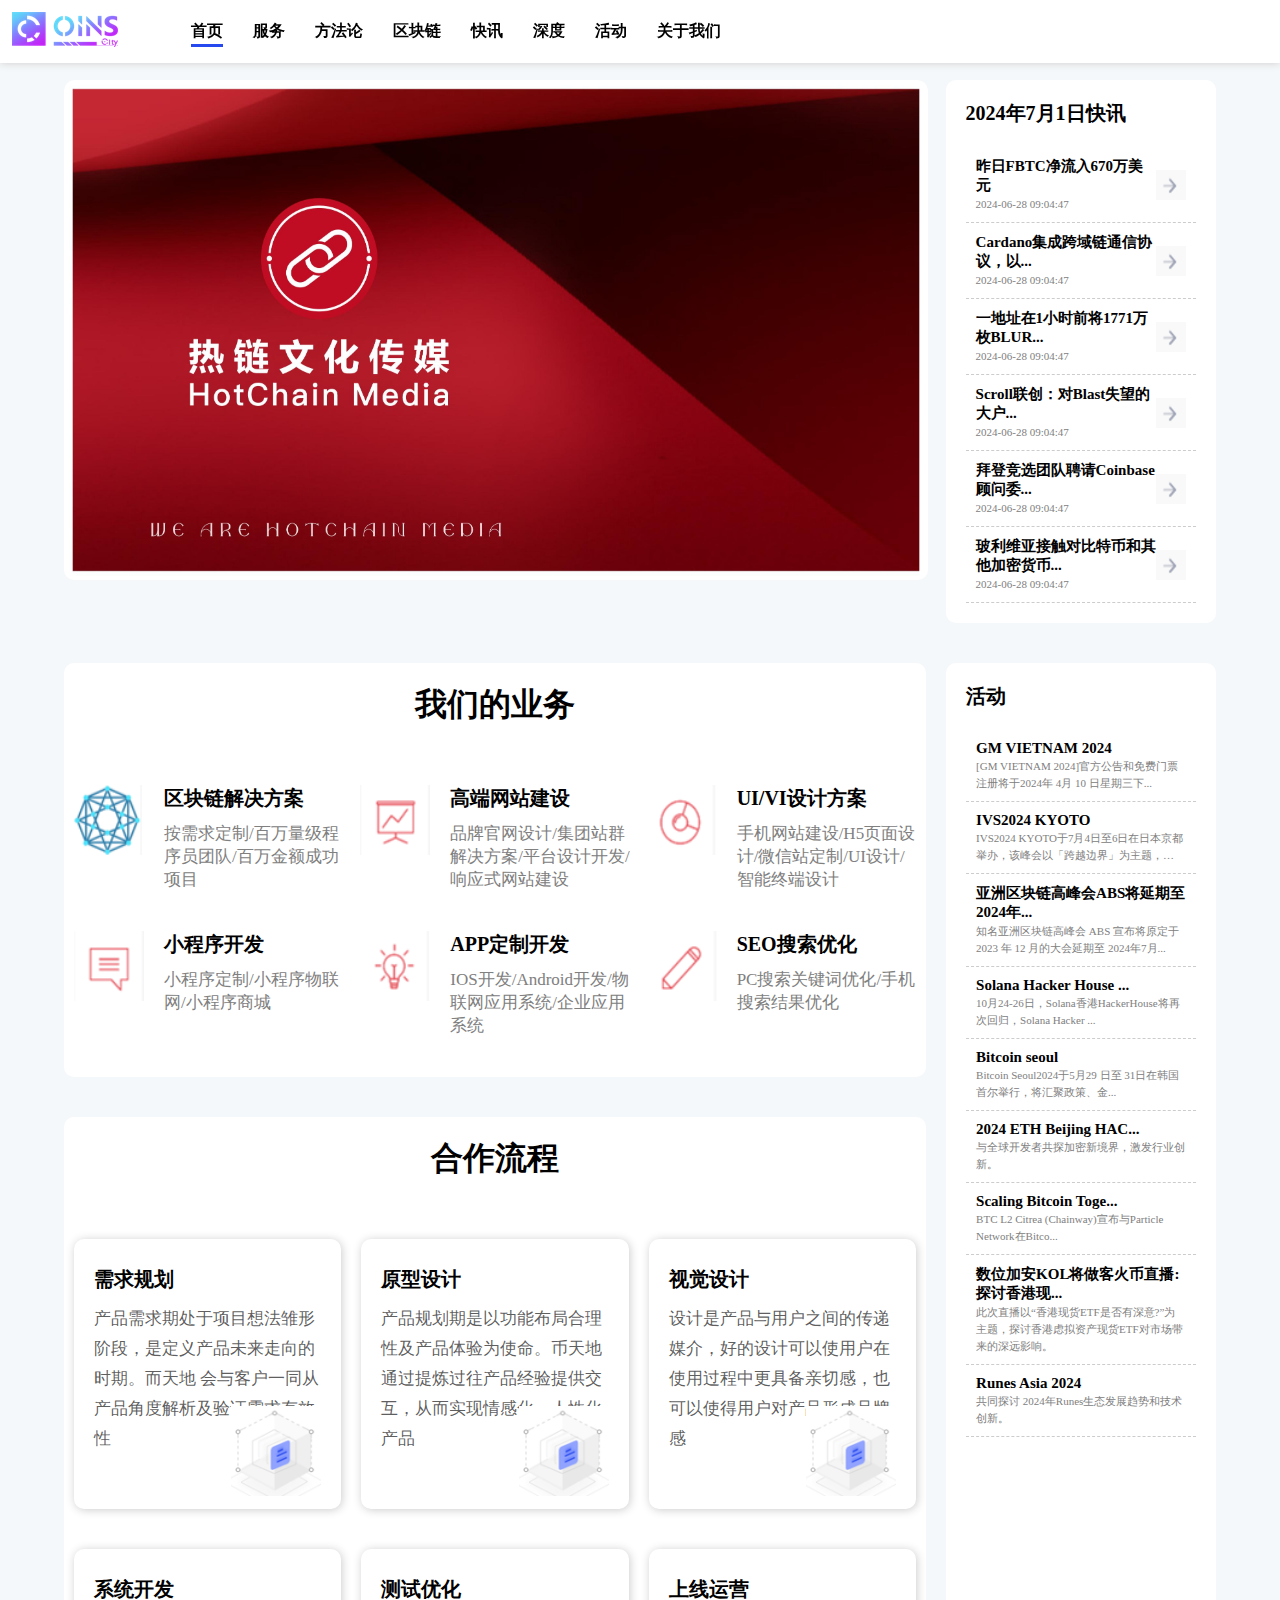
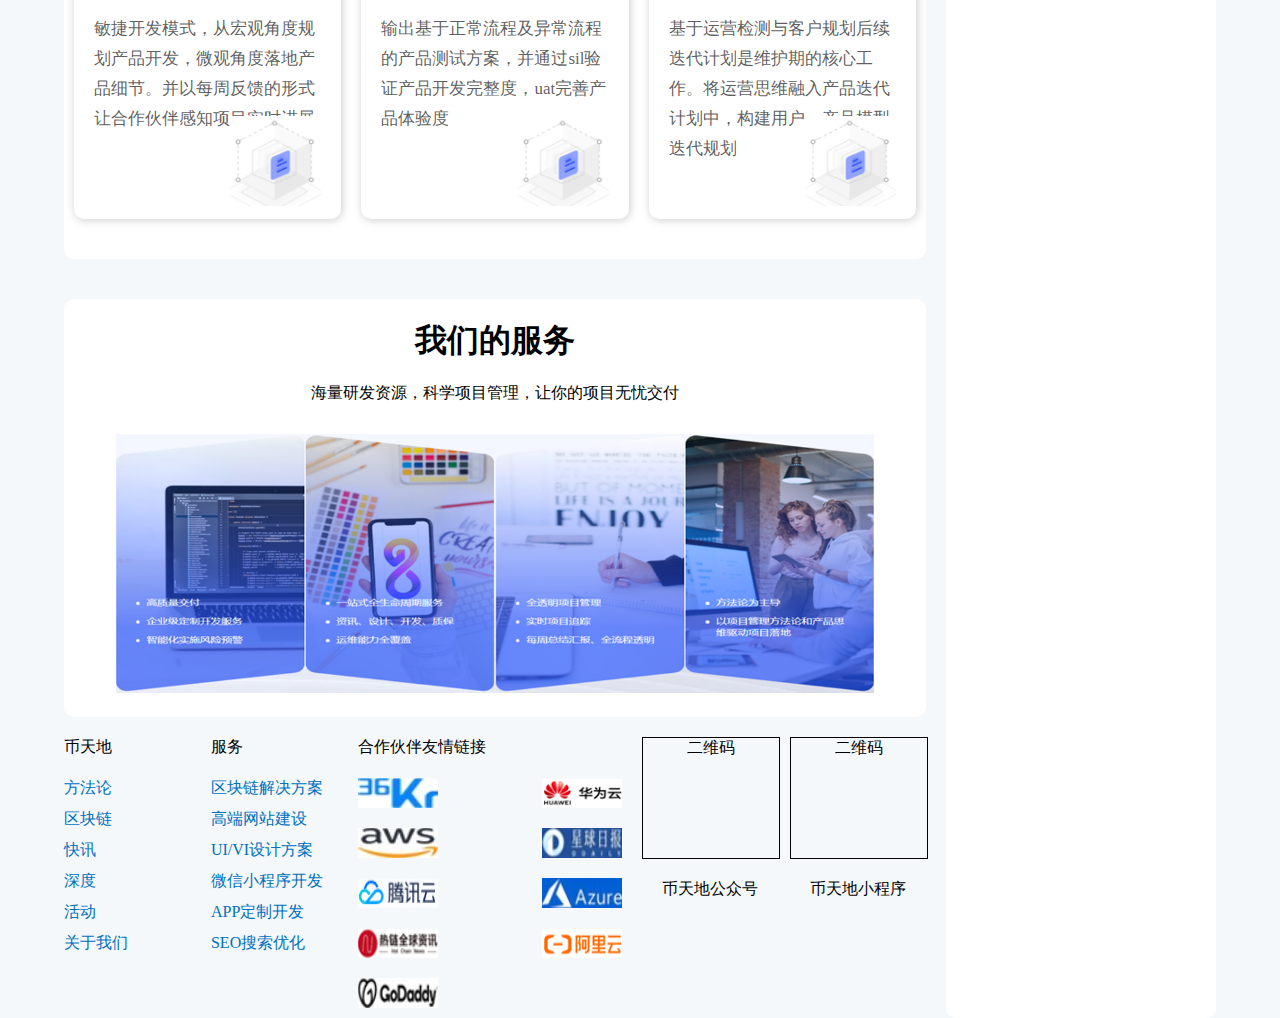
<file: index.html>
<!DOCTYPE html>
<html lang="en">
<head>
    <meta charset="UTF-8">
    <title>首页</title>
    <link rel="stylesheet" href="css/style.css">
    <link rel="stylesheet" href="css/index.css">
</head>
<body>
    <header>
        <div>
            <div class="logo">
                <img src="./images/logo.png" alt="">
            </div>
            <nav>
                <ul>
                    <li><a class="active" href="index.html">首页</a></li>
                    <li><a href="service.html">服务</a></li>
                    <li><a href="methodology.html">方法论</a></li>
                    <li><a href="qukuailian.html">区块链</a></li>
                    <li><a href="#">快讯</a></li>
                    <li><a href="#">深度</a></li>
                    <li><a href="#">活动</a></li>
                    <li><a href="about.html">关于我们</a></li>
                </ul>
            </nav>
        </div>
    </header>
    <div class="container">
        <div class="banner">
            <!-- 轮播图 -->
            <div class="carousel">
                <div class="carousel-container" id="carouselContainer">
                  <img class="img-slide" src="./images/lunbotu1.jpg" class="active">
                  <img class="img-slide" src="./images/lunbotu2.jpg">
                  <img class="img-slide" src="./images/lunbotu3.jpg">
                </div>
            </div>
            <!-- 快讯 -->
            <div class="news">
                <p>2024年7月1日快讯</p>
                <ul>
                    <li>
                        <a href="#">
                            <p>昨日FBTC净流入670万美元<br><span>2024-06-28 09:04:47</span></p>
                            <img src="./images/news_jt.png" alt="">
                        </a>
                    </li>
                    <li>
                        <a href="#">
                            <p>Cardano集成跨域链通信协议，以...<br><span>2024-06-28 09:04:47</span></p>
                            <img src="./images/news_jt.png" alt="">
                        </a>
                    </li>
                    <li>
                        <a href="#">
                            <p>一地址在1小时前将1771万枚BLUR...<br><span>2024-06-28 09:04:47</span></p>
                            <img src="./images/news_jt.png" alt="">
                        </a>
                    </li>
                    <li>
                        <a href="#">
                            <p>Scroll联创：对Blast失望的大户...<br><span>2024-06-28 09:04:47</span></p>
                            <img src="./images/news_jt.png" alt="">
                        </a>
                    </li>
                    <li>
                        <a href="#">
                            <p>拜登竞选团队聘请Coinbase顾问委...<br><span>2024-06-28 09:04:47</span></p>
                            <img src="./images/news_jt.png" alt="">
                        </a>
                    </li>
                    <li>
                        <a href="#">
                            <p>玻利维亚接触对比特币和其他加密货币...<br><span>2024-06-28 09:04:47</span></p>
                            <img src="./images/news_jt.png" alt="">
                        </a>
                    </li>
                </ul>
            </div>
        </div>
        <div class="content">
            <div class="content-left">
                <!-- 业务 -->
                <div style="background-color: #fff;padding:20px 10px;padding-bottom: 0px;border-radius: 10px;">
                    <h1>我们的业务</h1>
                    <p>&nbsp;</p>
                    <div class="list">
                        <div class="item">
                            <img src="./images/yewu1.png" alt="">
                            <div>
                                <p>区块链解决方案</p>
                                <span>按需求定制/百万量级程序员团队/百万金额成功项目</span>
                            </div>
                        </div>
                        <div class="item">
                            <img src="./images/yewu2.png" alt="">
                            <div>
                                <p>高端网站建设</p>
                                <span>品牌官网设计/集团站群解决方案/平台设计开发/响应式网站建设</span>
                            </div>
                        </div>
                        <div class="item">
                            <img src="./images/yewu3.png" alt="">
                            <div>
                                <p>UI/VI设计方案</p>
                                <span>手机网站建设/H5页面设计/微信站定制/UI设计/智能终端设计</span>
                            </div>
                        </div>
                        <div class="item">
                            <img src="./images/yewu4.png" alt="">
                            <div>
                                <p>小程序开发</p>
                                <span>小程序定制/小程序物联网/小程序商城</span>
                            </div>
                        </div>
                        <div class="item">
                            <img src="./images/yewu5.png" alt="">
                            <div>
                                <p>APP定制开发</p>
                                <span>IOS开发/Android开发/物联网应用系统/企业应用系统</span>
                            </div>
                        </div>
                        <div class="item">
                            <img src="./images/yewu6.png" alt="">
                            <div>
                                <p>SEO搜索优化</p>
                                <span>PC搜索关键词优化/手机搜索结果优化</span>
                            </div>
                        </div>
                    </div>
                </div>
                
                <!-- 合作流程 -->
                <div style="background-color: #fff;padding:20px 10px;padding-bottom: 0px;border-radius: 10px;">
                    <h1>合作流程</h1>
                    <p>&nbsp;</p>
                    <div class="list hezuo_list">
                        <div class="item">
                            <img src="./images/hezuo_bottom.png" alt="">
                            <div>
                                <p>需求规划</p>
                                <span>产品需求期处于项目想法雏形阶段，是定义产品未来走向的时期。而天地 会与客户一同从产品角度解析及验证需求有效性</span>
                            </div>
                        </div>
                        <div class="item">
                            <img src="./images/hezuo_bottom.png" alt="">
                            <div>
                                <p>原型设计</p>
                                <span>产品规划期是以功能布局合理性及产品体验为使命。币天地 通过提炼过往产品经验提供交互，从而实现情感化、人性化产品</span>
                            </div>
                        </div>
                        <div class="item">
                            <img src="./images/hezuo_bottom.png" alt="">
                            <div>
                                <p>视觉设计</p>
                                <span>设计是产品与用户之间的传递媒介，好的设计可以使用户在使用过程中更具备亲切感，也可以使得用户对产品形成品牌感</span>
                            </div>
                        </div>
                        <div class="item">
                            <img src="./images/hezuo_bottom.png" alt="">
                            <div>
                                <p>系统开发</p>
                                <span>敏捷开发模式，从宏观角度规划产品开发，微观角度落地产品细节。并以每周反馈的形式让合作伙伴感知项目实时进展</span>
                            </div>
                        </div>
                        <div class="item">
                            <img src="./images/hezuo_bottom.png" alt="">
                            <div>
                                <p>测试优化</p>
                                <span>输出基于正常流程及异常流程的产品测试方案，并通过sil验证产品开发完整度，uat完善产品体验度</span>
                            </div>
                        </div>
                        <div class="item">
                            <img src="./images/hezuo_bottom.png" alt="">
                            <div>
                                <p>上线运营</p>
                                <span>基于运营检测与客户规划后续迭代计划是维护期的核心工作。将运营思维融入产品迭代计划中，构建用户、产品模型迭代规划</span>
                            </div>
                        </div>
                    </div>
                </div>
                <!-- 我们的服务 -->
                <div class="service">
                    <div>
                        <h1 style="margin-bottom: 20px;">我们的服务</h1>
                        <span>海量研发资源，科学项目管理，让你的项目无忧交付</span>
                        <img src="./images/index_ser_top.png" alt="">
                    </div>
                </div>
                <div class="bottom">
                    <ul>
                        <p>币天地</p>
                        <li><a href="#">方法论</a></li>
                        <li><a href="#">区块链</a></li>
                        <li><a href="#">快讯</a></li>
                        <li><a href="#">深度</a></li>
                        <li><a href="#">活动</a></li>
                        <li><a href="#">关于我们</a></li>
                    </ul>
                    <ul>
                        <p>服务</p>
                        <li><a href="#">区块链解决方案</a></li>
                        <li><a href="#">高端网站建设</a></li>
                        <li><a href="#">UI/VI设计方案</a></li>
                        <li><a href="#">微信小程序开发</a></li>
                        <li><a href="#">APP定制开发</a></li>
                        <li><a href="#">SEO搜索优化</a></li>
                    </ul>
                    <div class="hezuo">
                        <p>合作伙伴友情链接</p>
                        <div>
                            <img src="./images/36.jpg" alt="">
                            <img src="./images/huaweiyun.png" alt="">
                            <img src="./images/aws.jpg" alt="">
                            <img src="./images/xingqiuribao.jpg" alt="">
                            <img src="./images/tengxunyun.png" alt="">
                            <img src="./images/azure.jpg" alt="">
                            <img src="./images/relian.png" alt="">
                            <img src="./images/aliyun.png" alt="">
                            <img src="./images/go.jpg" alt="">
                        </div>
                    </div>
                    <div class="erweima">
                        <div>
                            <div>二维码</div>
                            <p>币天地公众号</p>
                        </div>
                        <div>
                            <div>二维码</div>
                            <p>币天地小程序</p>
                        </div>
                    </div>
                </div>
            </div>
            <!-- 活动 -->
            <div class="content-right">
                <div class="activity">
                    <p>活动</p>
                    <ul>
                        <li>
                            <a href="#">
                                <p>GM VIETNAM 2024<br>
                                    <span>[GM VIETNAM 2024]官方公告和免费门票注册将于2024年 4月 10 日星期三下...</span>
                                </p>
                            </a>
                        </li>
                        <li>
                            <a href="#">
                                <p>IVS2024 KYOTO<br>
                                    <span>IVS2024 KYOTO于7月4日至6日在日本京都举办，该峰会以「跨越边界」为主题，…</span>
                                </p>
                            </a>
                        </li>
                        <li>
                            <a href="#">
                                <p>亚洲区块链高峰会ABS将延期至2024年...<br>
                                    <span>知名亚洲区块链高峰会 ABS 宣布将原定于 2023 年 12 月的大会延期至 2024年7月...</span>
                                </p>
                            </a>
                        </li>
                        <li>
                            <a href="#">
                                <p>Solana Hacker House ...<br>
                                    <span>10月24-26日，Solana香港HackerHouse将再次回归，Solana Hacker ...</span>
                                </p>
                            </a>
                        </li>
                        <li>
                            <a href="#">
                                <p>Bitcoin seoul<br>
                                    <span>Bitcoin Seoul2024于5月29 日至 31日在韩国首尔举行，将汇聚政策、金...</span>
                                </p>
                            </a>
                        </li>
                        <li>
                            <a href="#">
                                <p>2024 ETH Beijing HAC...<br>
                                    <span>与全球开发者共探加密新境界，激发行业创新。</span>
                                </p>
                            </a>
                        </li>
                        <li>
                            <a href="#">
                                <p>Scaling Bitcoin Toge...<br>
                                    <span>BTC L2 Citrea (Chainway)宣布与Particle Network在Bitco...</span>
                                </p>
                            </a>
                        </li>
                        <li>
                            <a href="#">
                                <p>数位加安KOL将做客火币直播:探讨香港现...<br>
                                    <span>此次直播以“香港现货ETF是否有深意?”为主题，探讨香港虑拟资产现货ETF对市场带来的深远影响。</span>
                                </p>
                            </a>
                        </li>
                        <li>
                            <a href="#">
                                <p>Runes Asia 2024<br>
                                    <span>共同探讨 2024年Runes生态发展趋势和技术创新。</span>
                                </p>
                            </a>
                        </li>
                    </ul>
                </div>
            </div>
        </div>
    </div>
</body>
<script src="js/index.js"></script>
</html>
</file>
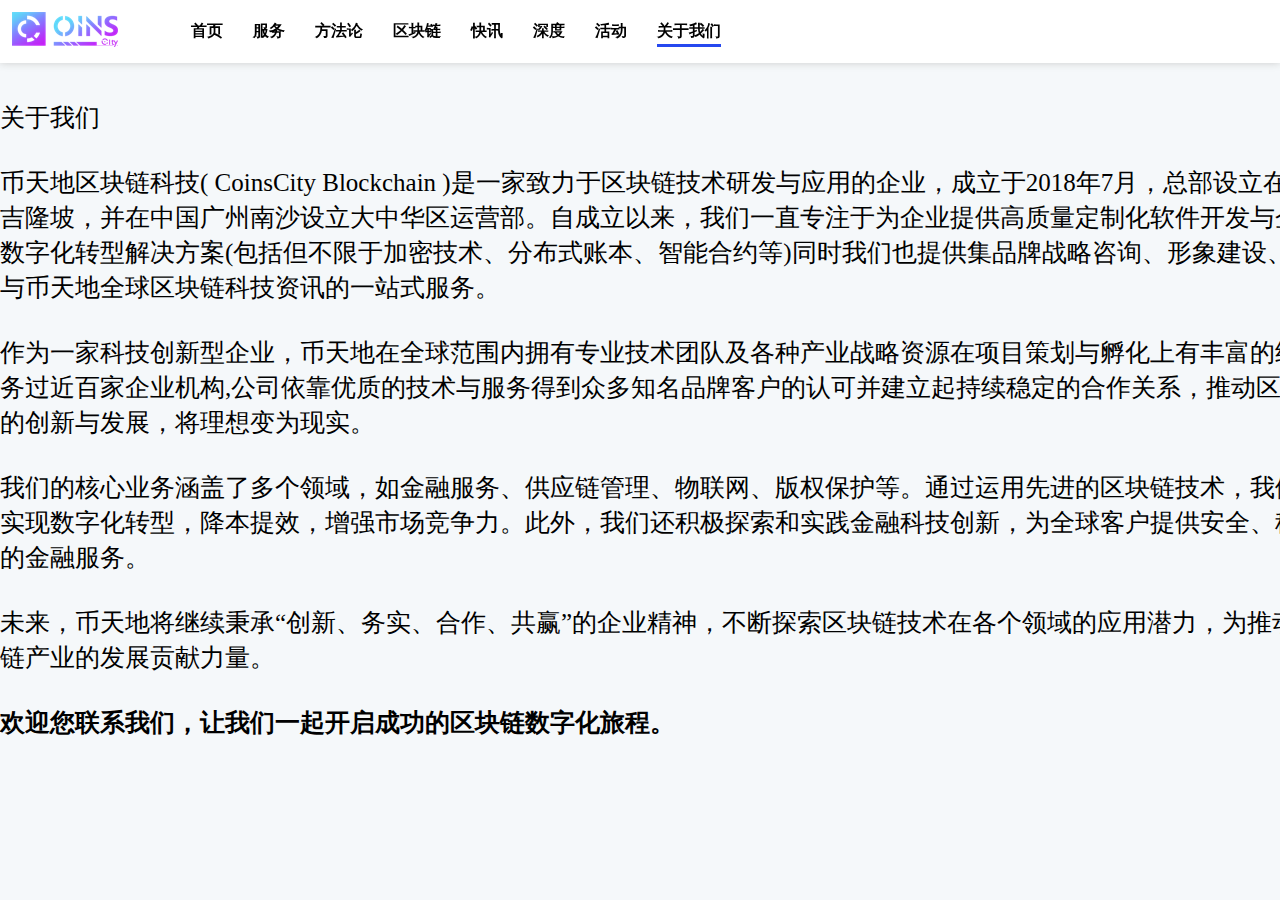
<file: about.html>
<!DOCTYPE html>
<html lang="en">
<head>
    <meta charset="UTF-8">
    <title>关于我们</title>
    <link rel="stylesheet" href="css/style.css">
    <style>
        .container{
            width: 1400px;
            margin: 0 auto;
            padding-top: 100px;
        }
        .container p{
            font-size: 25px;
            margin-bottom: 30px;
            line-height: 35px;
        }
        .container p:last-child{
            font-weight: bold;
        }
    </style>
</head>
<body>
    <header>
        <div>
            <div class="logo">
                <img src="./images/logo.png" alt="">
            </div>
            <nav>
                <ul>
                    <li><a href="index.html">首页</a></li>
                    <li><a href="service.html">服务</a></li>
                    <li><a href="methodology.html">方法论</a></li>
                    <li><a href="qukuailian.html">区块链</a></li>
                    <li><a href="#">快讯</a></li>
                    <li><a href="#">深度</a></li>
                    <li><a href="#">活动</a></li>
                    <li><a class="active" href="about.html">关于我们</a></li>
                </ul>
            </nav>
        </div>
    </header>
    <div class="container">
        <p>关于我们</p>
        <p>币天地区块链科技( CoinsCity Blockchain )是一家致力于区块链技术研发与应用的企业，成立于2018年7月，总部设立在马来西亚吉隆坡，并在中国广州南沙设立大中华区运营部。自成立以来，我们一直专注于为企业提供高质量定制化软件开发与企业区块链数字化转型解决方案(包括但不限于加密技术、分布式账本、智能合约等)同时我们也提供集品牌战略咨询、形象建设、整合传播与币天地全球区块链科技资讯的一站式服务。</p>
        <p>作为一家科技创新型企业，币天地在全球范围内拥有专业技术团队及各种产业战略资源在项目策划与孵化上有丰富的经验，已服务过近百家企业机构,公司依靠优质的技术与服务得到众多知名品牌客户的认可并建立起持续稳定的合作关系，推动区块链技术的创新与发展，将理想变为现实。</p>
        <p>我们的核心业务涵盖了多个领域，如金融服务、供应链管理、物联网、版权保护等。通过运用先进的区块链技术，我们助力企业实现数字化转型，降本提效，增强市场竞争力。此外，我们还积极探索和实践金融科技创新，为全球客户提供安全、稳定、高效的金融服务。</p>
        <p>未来，币天地将继续秉承“创新、务实、合作、共赢”的企业精神，不断探索区块链技术在各个领域的应用潜力，为推动全球区块链产业的发展贡献力量。</p>
        <p>欢迎您联系我们，让我们一起开启成功的区块链数字化旅程。</p>
    </div>
</body>
</html>
</file>
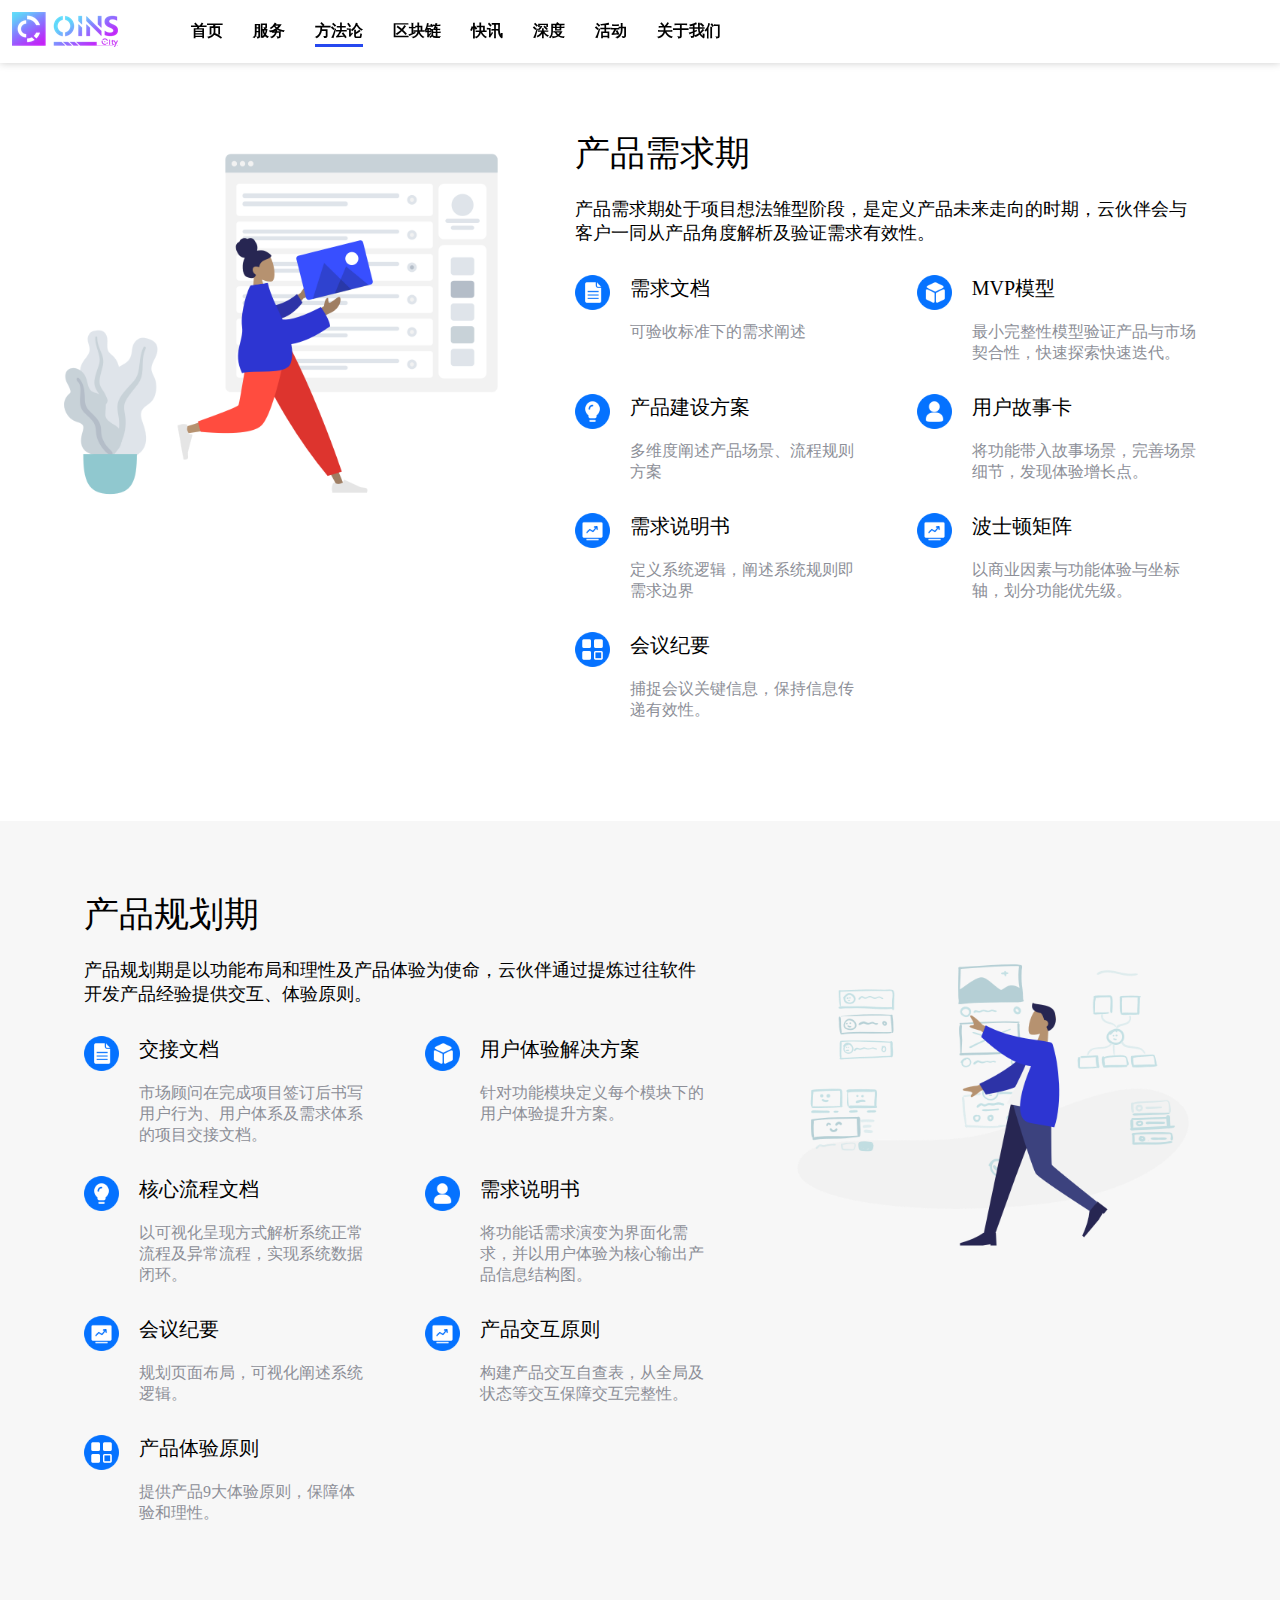
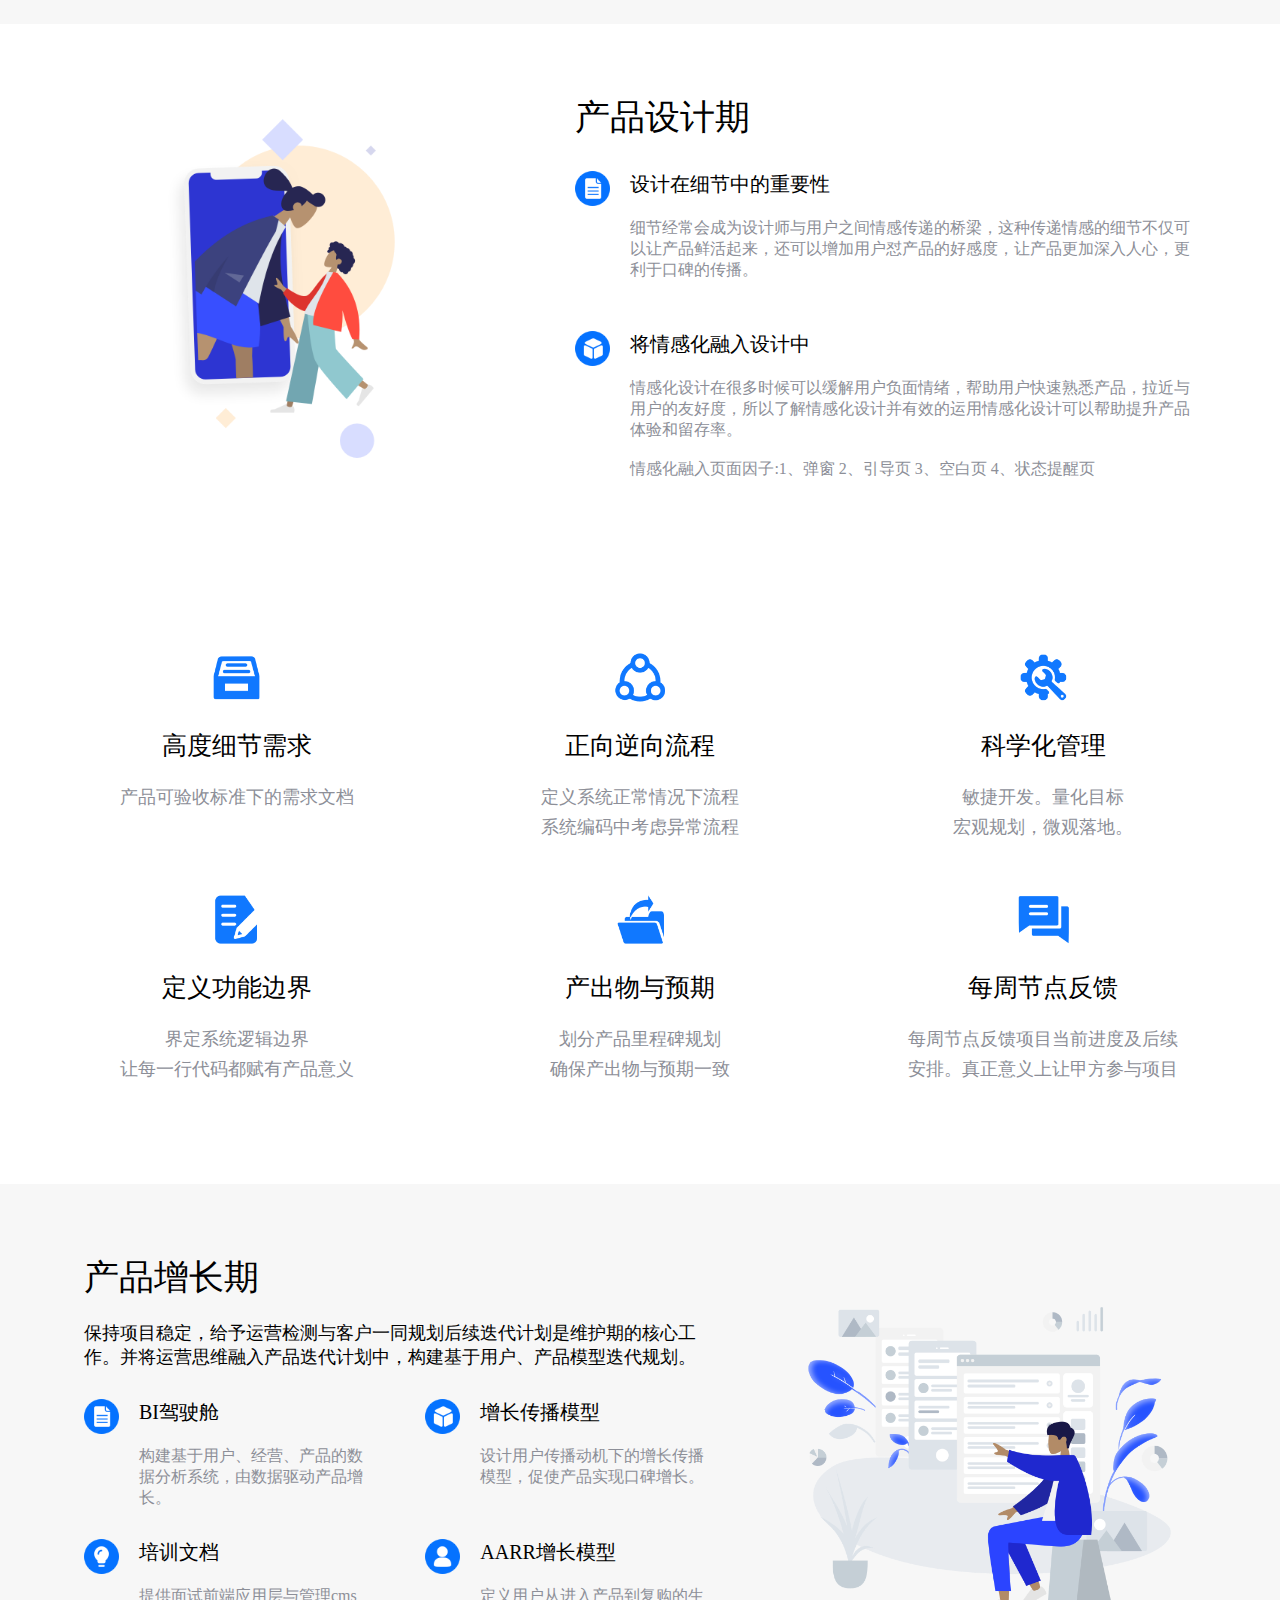
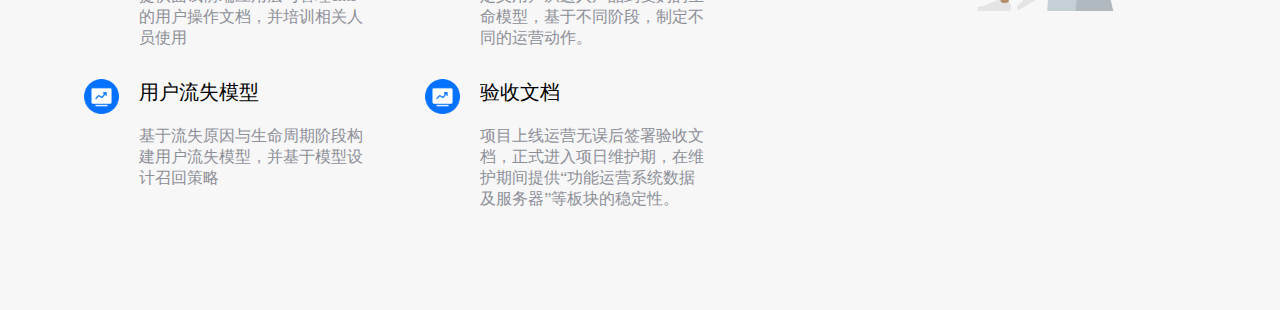
<file: methodology.html>
<!DOCTYPE html>
<html lang="en">
<head>
    <meta charset="UTF-8">
    <title>方法论</title>
    <link rel="stylesheet" href="css/style.css">
    <link rel="stylesheet" href="css/methodology.css">
</head>
<body>
    <header>
        <div>
            <div class="logo">
                <img src="./images/logo.png" alt="">
            </div>
            <nav>
                <ul>
                    <li><a href="index.html">首页</a></li>
                    <li><a href="service.html">服务</a></li>
                    <li><a class="active" href="methodology.html">方法论</a></li>
                    <li><a href="qukuailian.html">区块链</a></li>
                    <li><a href="#">快讯</a></li>
                    <li><a href="#">深度</a></li>
                    <li><a href="#">活动</a></li>
                    <li><a href="about.html">关于我们</a></li>
                </ul>
            </nav>
        </div>
    </header>
    <div class="container">
        <!-- 产品需求期 -->
        <div class="product_xq">
            <div>
                <div class="left">
                    <img src="./images/meth_cpxq_left.png" alt="">
                </div>
                <div class="right">
                    <p>产品需求期</p>
                    <span>产品需求期处于项目想法雏型阶段，是定义产品未来走向的时期，云伙伴会与客户一同从产品角度解析及验证需求有效性。</span>
                    <div class="list">
                        <div class="item">
                            <img src="./images/meth_cpxq_right1.png" alt="">
                            <div>
                                <p>需求文档</p>
                                <span>可验收标准下的需求阐述</span>
                            </div>
                        </div>
                        <div class="item">
                            <img src="./images/meth_cpxq_right2.png" alt="">
                            <div>
                                <p>MVP模型</p>
                                <span>最小完整性模型验证产品与市场契合性，快速探索快速迭代。</span>
                            </div>
                        </div>
                        <div class="item">
                            <img src="./images/meth_cpxq_right3.png" alt="">
                            <div>
                                <p>产品建设方案</p>
                                <span>多维度阐述产品场景、流程规则方案</span>
                            </div>
                        </div>
                        <div class="item">
                            <img src="./images/meth_cpxq_right4.png" alt="">
                            <div>
                                <p>用户故事卡</p>
                                <span>将功能带入故事场景，完善场景细节，发现体验增长点。</span>
                            </div>
                        </div>
                        <div class="item">
                            <img src="./images/meth_cpxq_right5.png" alt="">
                            <div>
                                <p>需求说明书</p>
                                <span>定义系统逻辑，阐述系统规则即需求边界</span>
                            </div>
                        </div>
                        <div class="item">
                            <img src="./images/meth_cpxq_right6.png" alt="">
                            <div>
                                <p>波士顿矩阵</p>
                                <span>以商业因素与功能体验与坐标轴，划分功能优先级。</span>
                            </div>
                        </div>
                        <div class="item">
                            <img src="./images/meth_cpxq_right7.png" alt="">
                            <div>
                                <p>会议纪要</p>
                                <span>捕捉会议关键信息，保持信息传递有效性。</span>
                            </div>
                        </div>
                    </div>
                </div>
            </div>
        </div>
        <!-- 产品规划期 -->
        <div class="product_ghq">
            <div>
                <div class="left">
                    <p>产品规划期</p>
                    <span>产品规划期是以功能布局和理性及产品体验为使命，云伙伴通过提炼过往软件开发产品经验提供交互、体验原则。</span>
                    <div class="list">
                        <div class="item">
                            <img src="./images/meth_cpxq_right1.png" alt="">
                            <div>
                                <p>交接文档</p>
                                <span>市场顾问在完成项目签订后书写用户行为、用户体系及需求体系的项目交接文档。</span>
                            </div>
                        </div>
                        <div class="item">
                            <img src="./images/meth_cpxq_right2.png" alt="">
                            <div>
                                <p>用户体验解决方案</p>
                                <span>针对功能模块定义每个模块下的用户体验提升方案。</span>
                            </div>
                        </div>
                        <div class="item">
                            <img src="./images/meth_cpxq_right3.png" alt="">
                            <div>
                                <p>核心流程文档</p>
                                <span>以可视化呈现方式解析系统正常流程及异常流程，实现系统数据闭环。</span>
                            </div>
                        </div>
                        <div class="item">
                            <img src="./images/meth_cpxq_right4.png" alt="">
                            <div>
                                <p>需求说明书</p>
                                <span>将功能话需求演变为界面化需求，并以用户体验为核心输出产品信息结构图。</span>
                            </div>
                        </div>
                        <div class="item">
                            <img src="./images/meth_cpxq_right5.png" alt="">
                            <div>
                                <p>会议纪要</p>
                                <span>规划页面布局，可视化阐述系统逻辑。</span>
                            </div>
                        </div>
                        <div class="item">
                            <img src="./images/meth_cpxq_right6.png" alt="">
                            <div>
                                <p>产品交互原则</p>
                                <span>构建产品交互自查表，从全局及状态等交互保障交互完整性。</span>
                            </div>
                        </div>
                        <div class="item">
                            <img src="./images/meth_cpxq_right7.png" alt="">
                            <div>
                                <p>产品体验原则</p>
                                <span>提供产品9大体验原则，保障体验和理性。</span>
                            </div>
                        </div>
                    </div>
                </div>
                <div class="right">
                    <img src="./images/meth_cpgh_right.png" alt="">
                </div>
            </div>
        </div>
        <!-- 产品设计期 -->
        <div class="product_sj">
            <div>
                <div class="left">
                    <img src="./images/meth_cpsj_left.png" alt="">
                </div>
                <div class="right">
                    <p>产品设计期</p>
                    <div class="list">
                        <div class="item">
                            <img src="./images/meth_cpxq_right1.png" alt="">
                            <div>
                                <p>设计在细节中的重要性</p>
                                <span>细节经常会成为设计师与用户之间情感传递的桥梁，这种传递情感的细节不仅可以让产品鲜活起来，还可以增加用户怼产品的好感度，让产品更加深入人心，更利于口碑的传播。</span>
                            </div>
                        </div>
                        <div class="item">
                            <img src="./images/meth_cpxq_right2.png" alt="">
                            <div>
                                <p>将情感化融入设计中</p>
                                <span>情感化设计在很多时候可以缓解用户负面情绪，帮助用户快速熟悉产品，拉近与用户的友好度，所以了解情感化设计并有效的运用情感化设计可以帮助提升产品体验和留存率。</span>
                                <br><br><span>情感化融入页面因子:1、弹窗 2、引导页 3、空白页 4、状态提醒页</span>
                            </div>
                        </div>
                    </div>
                </div>
            </div>
        </div>
        <!-- 介绍 -->
        <div class="introduce">
            <div class="list">
                <div class="item">
                    <img src="./images/meth_icon1.png" alt="">
                    <p>高度细节需求</p>
                    <span>产品可验收标准下的需求文档</span>
                </div>
                <div class="item">
                    <img src="./images/meth_icon2.png" alt="">
                    <p>正向逆向流程</p>
                    <span>定义系统正常情况下流程<br>系统编码中考虑异常流程</span>
                </div>
                <div class="item">
                    <img src="./images/meth_icon3.png" alt="">
                    <p>科学化管理</p>
                    <span>敏捷开发。量化目标<br>宏观规划，微观落地。</span>
                </div>
                <div class="item">
                    <img src="./images/meth_icon4.png" alt="">
                    <p>定义功能边界</p>
                    <span>界定系统逻辑边界<br>让每一行代码都赋有产品意义</span>
                </div>
                <div class="item">
                    <img src="./images/meth_icon5.png" alt="">
                    <p>产出物与预期</p>
                    <span>划分产品里程碑规划<br>确保产出物与预期一致</span>
                </div>
                <div class="item">
                    <img src="./images/meth_icon6.png" alt="">
                    <p>每周节点反馈</p>
                    <span>每周节点反馈项目当前进度及后续<br>安排。真正意义上让甲方参与项目</span>
                </div>
            </div>
        </div>
        <!-- 产品增长期 -->
        <div class="product_ghq">
            <div>
                <div class="left">
                    <p>产品增长期</p>
                    <span>保持项目稳定，给予运营检测与客户一同规划后续迭代计划是维护期的核心工作。并将运营思维融入产品迭代计划中，构建基于用户、产品模型迭代规划。</span>
                    <div class="list">
                        <div class="item">
                            <img src="./images/meth_cpxq_right1.png" alt="">
                            <div>
                                <p>BI驾驶舱</p>
                                <span>构建基于用户、经营、产品的数据分析系统，由数据驱动产品增长。</span>
                            </div>
                        </div>
                        <div class="item">
                            <img src="./images/meth_cpxq_right2.png" alt="">
                            <div>
                                <p>增长传播模型</p>
                                <span>设计用户传播动机下的增长传播模型，促使产品实现口碑增长。</span>
                            </div>
                        </div>
                        <div class="item">
                            <img src="./images/meth_cpxq_right3.png" alt="">
                            <div>
                                <p>培训文档</p>
                                <span>提供面试前端应用层与管理cms的用户操作文档，并培训相关人员使用</span>
                            </div>
                        </div>
                        <div class="item">
                            <img src="./images/meth_cpxq_right4.png" alt="">
                            <div>
                                <p>AARR增长模型</p>
                                <span>定义用户从进入产品到复购的生命模型，基于不同阶段，制定不同的运营动作。</span>
                            </div>
                        </div>
                        <div class="item">
                            <img src="./images/meth_cpxq_right5.png" alt="">
                            <div>
                                <p>用户流失模型</p>
                                <span>基于流失原因与生命周期阶段构建用户流失模型，并基于模型设计召回策略</span>
                            </div>
                        </div>
                        <div class="item">
                            <img src="./images/meth_cpxq_right6.png" alt="">
                            <div>
                                <p>验收文档</p>
                                <span>项目上线运营无误后签署验收文档，正式进入项日维护期，在维护期间提供“功能运营系统数据及服务器”等板块的稳定性。</span>
                            </div>
                        </div>
                    </div>
                </div>
                <div class="right">
                    <img src="./images/meth_cpzzq_right.png" alt="">
                </div>
            </div>
        </div>
    </div>
</body>
</html>
</file>
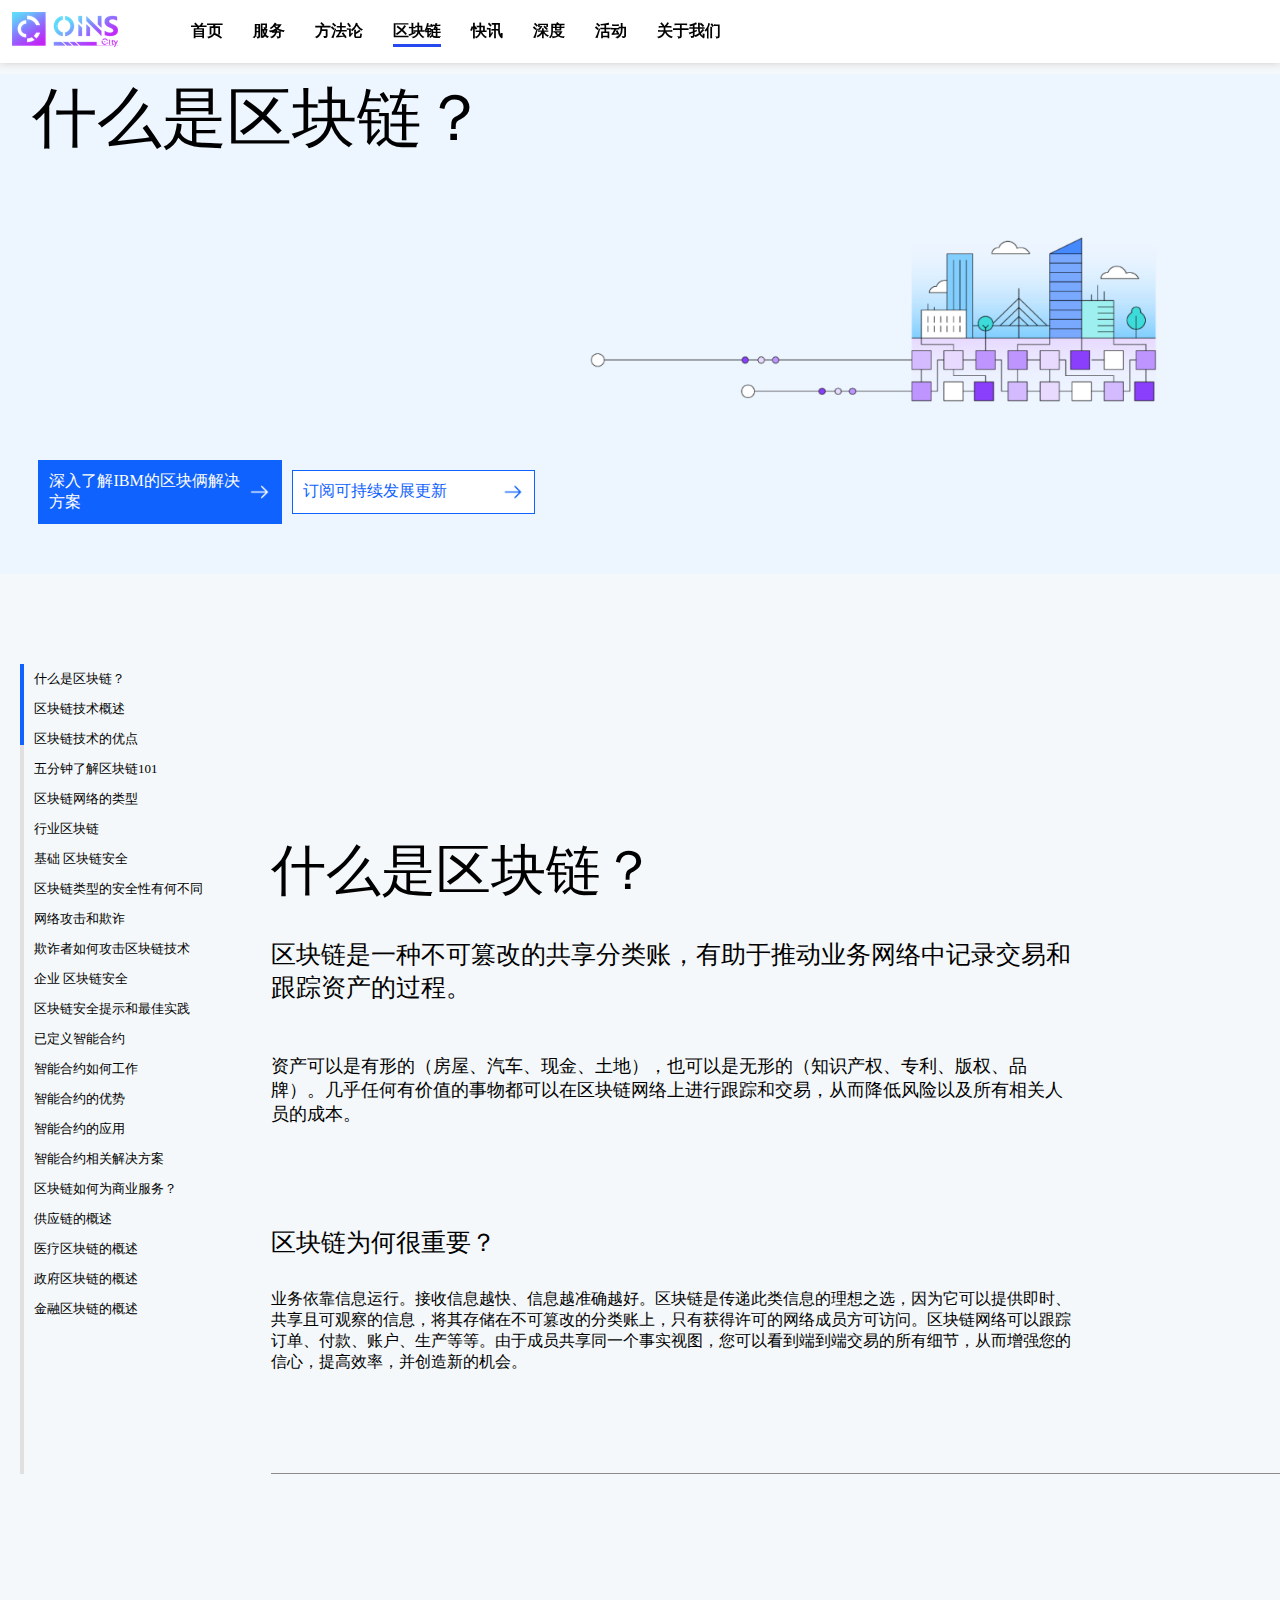
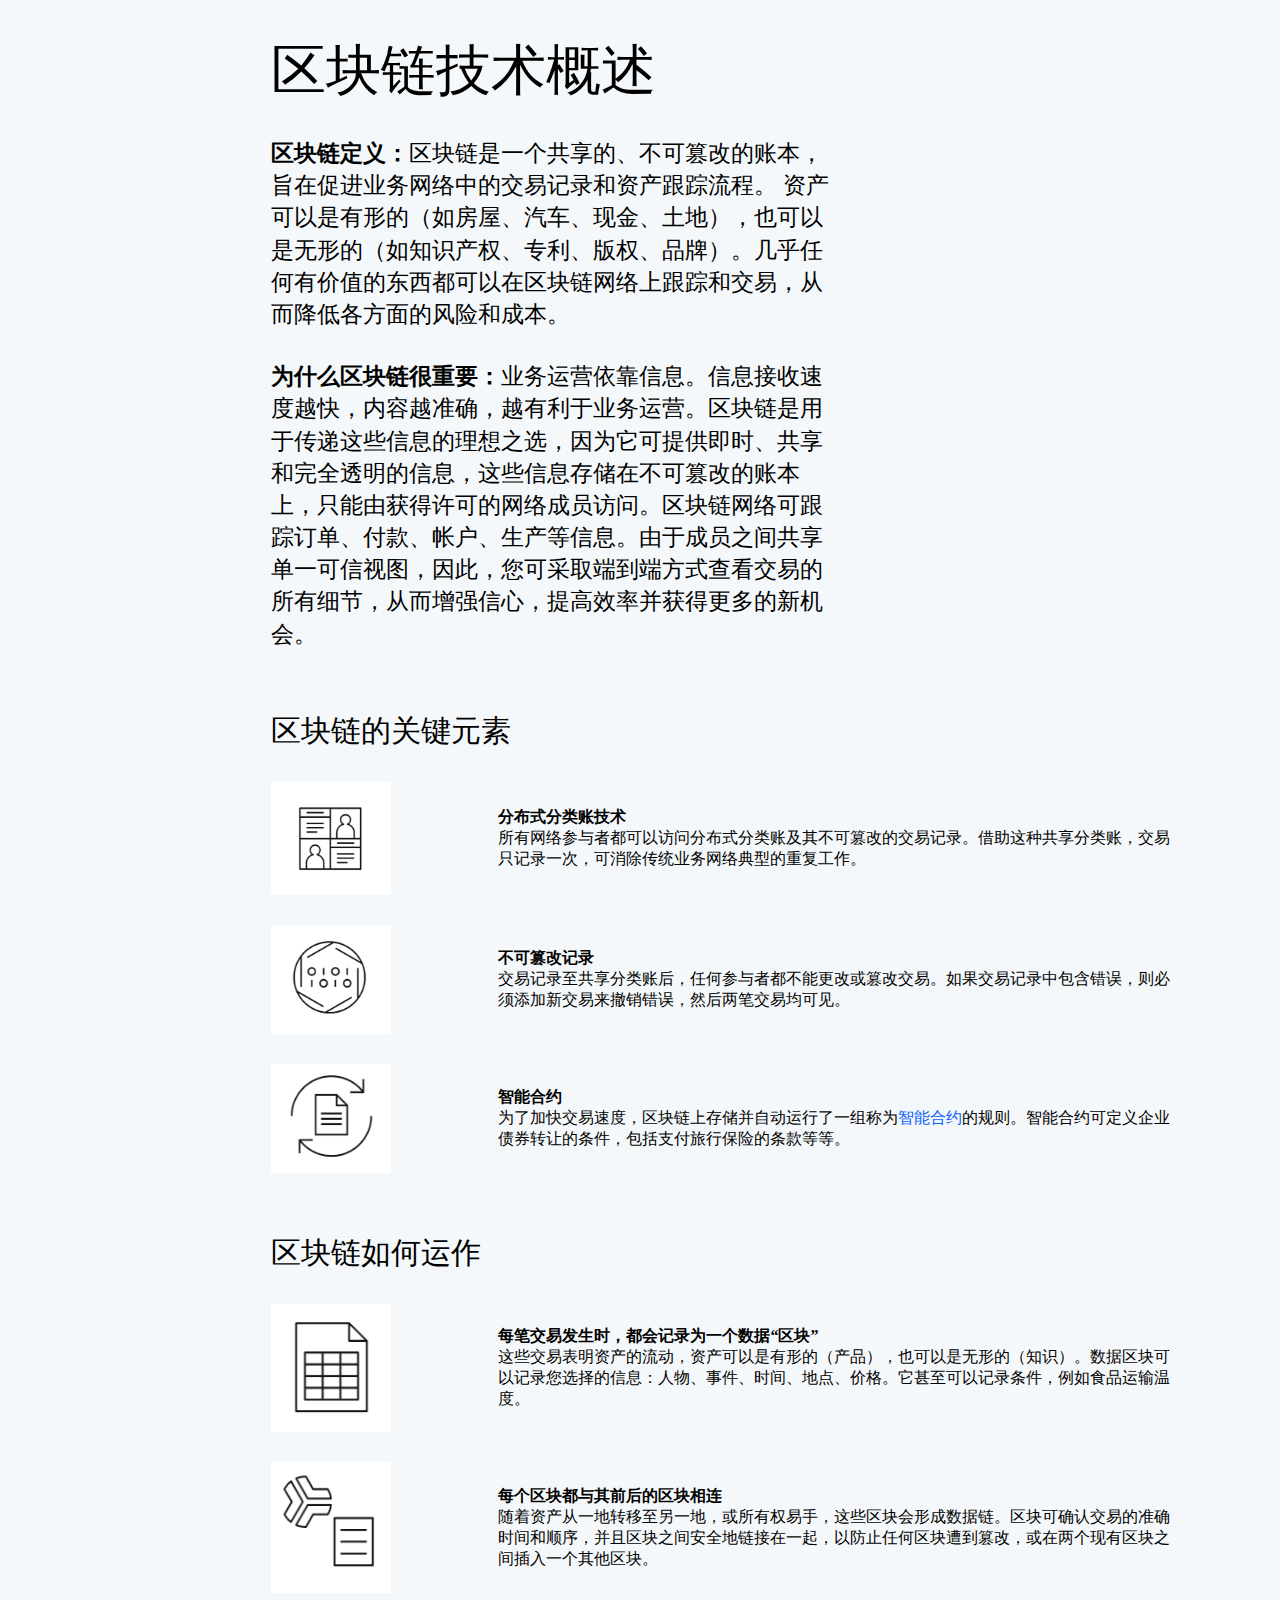
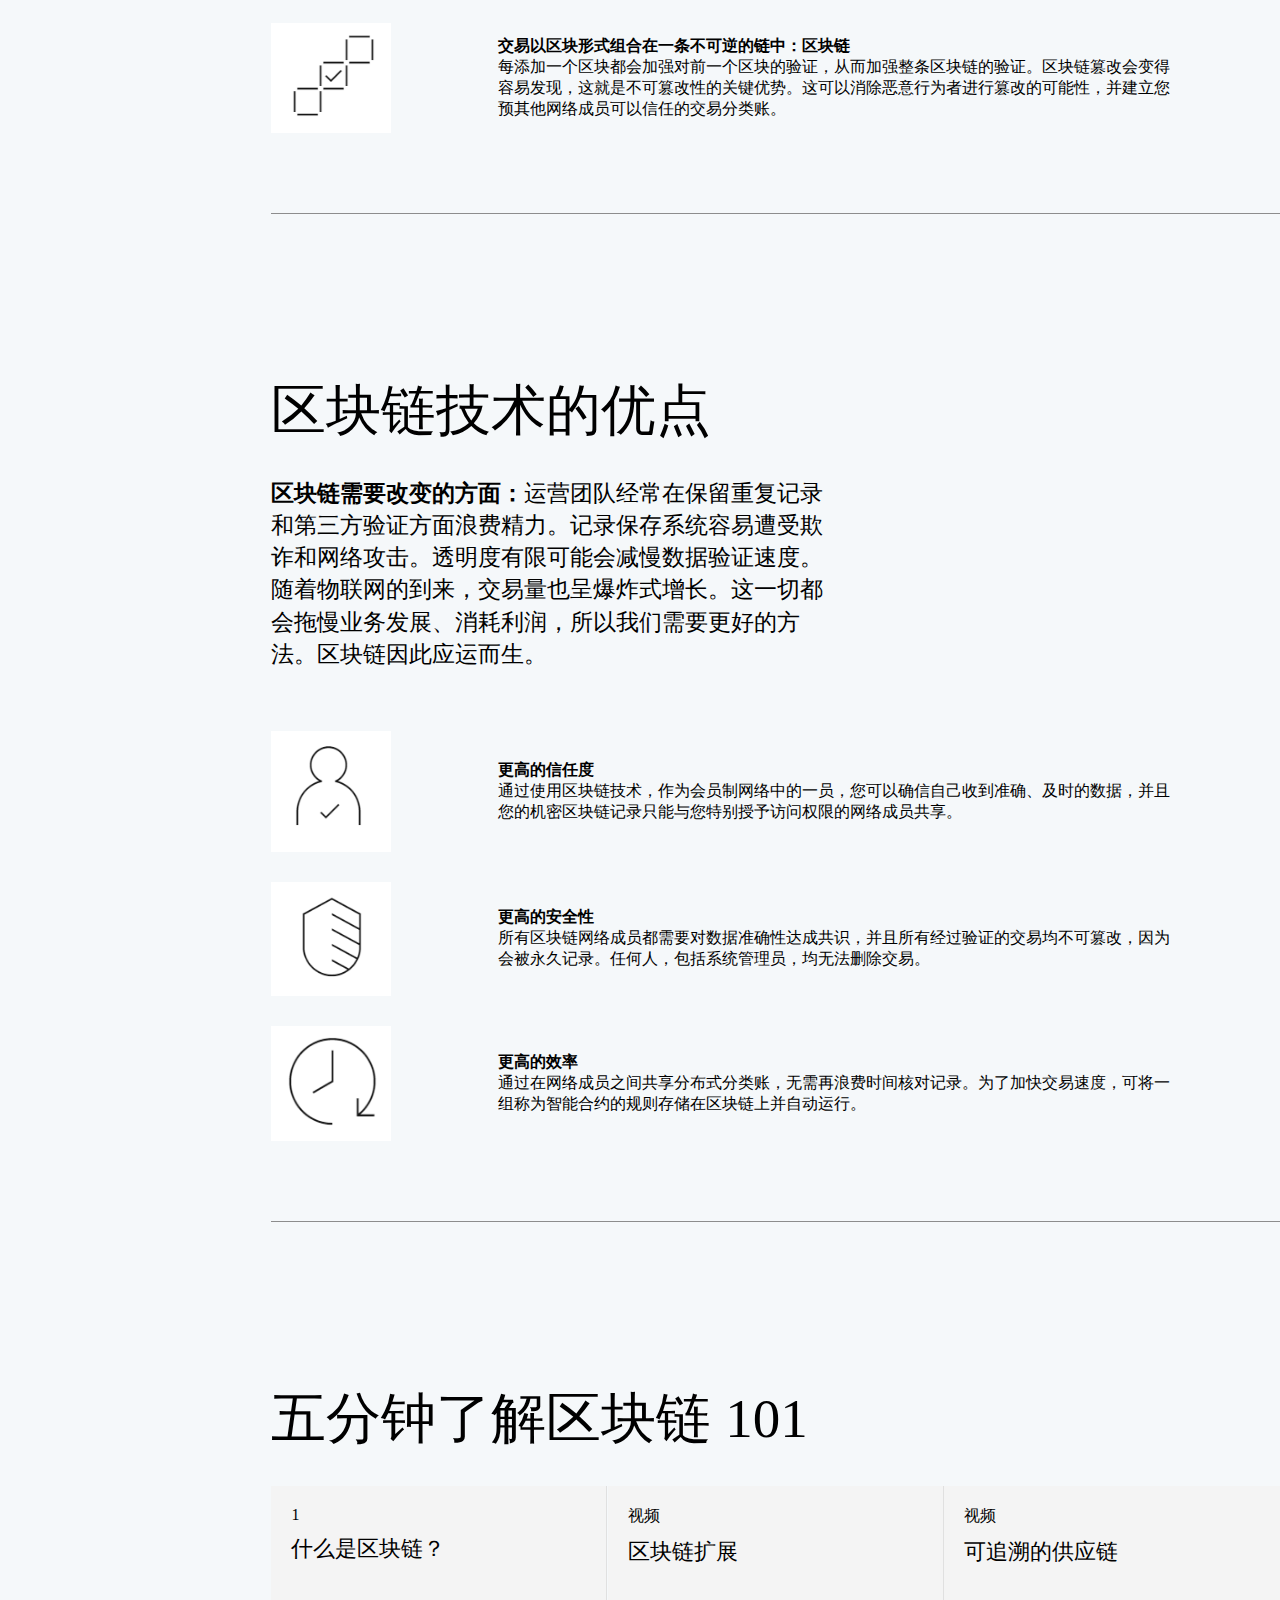
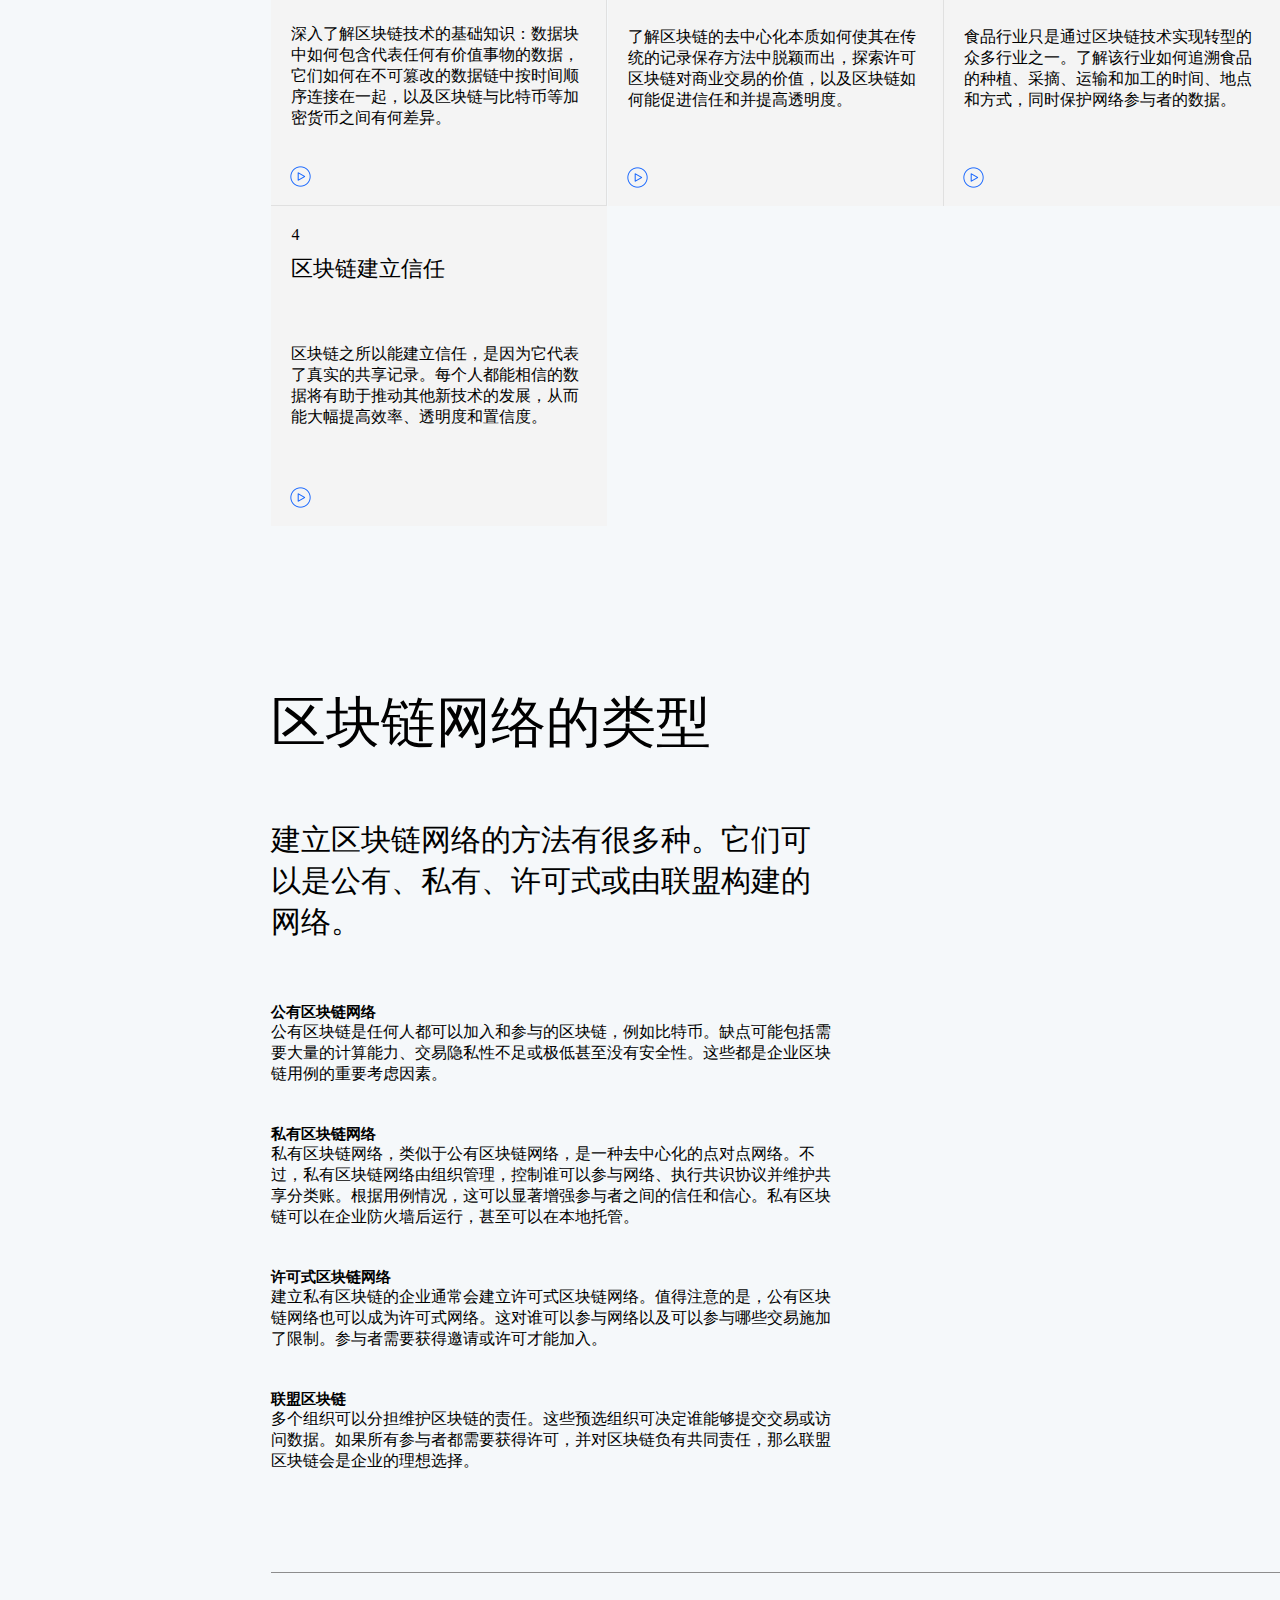
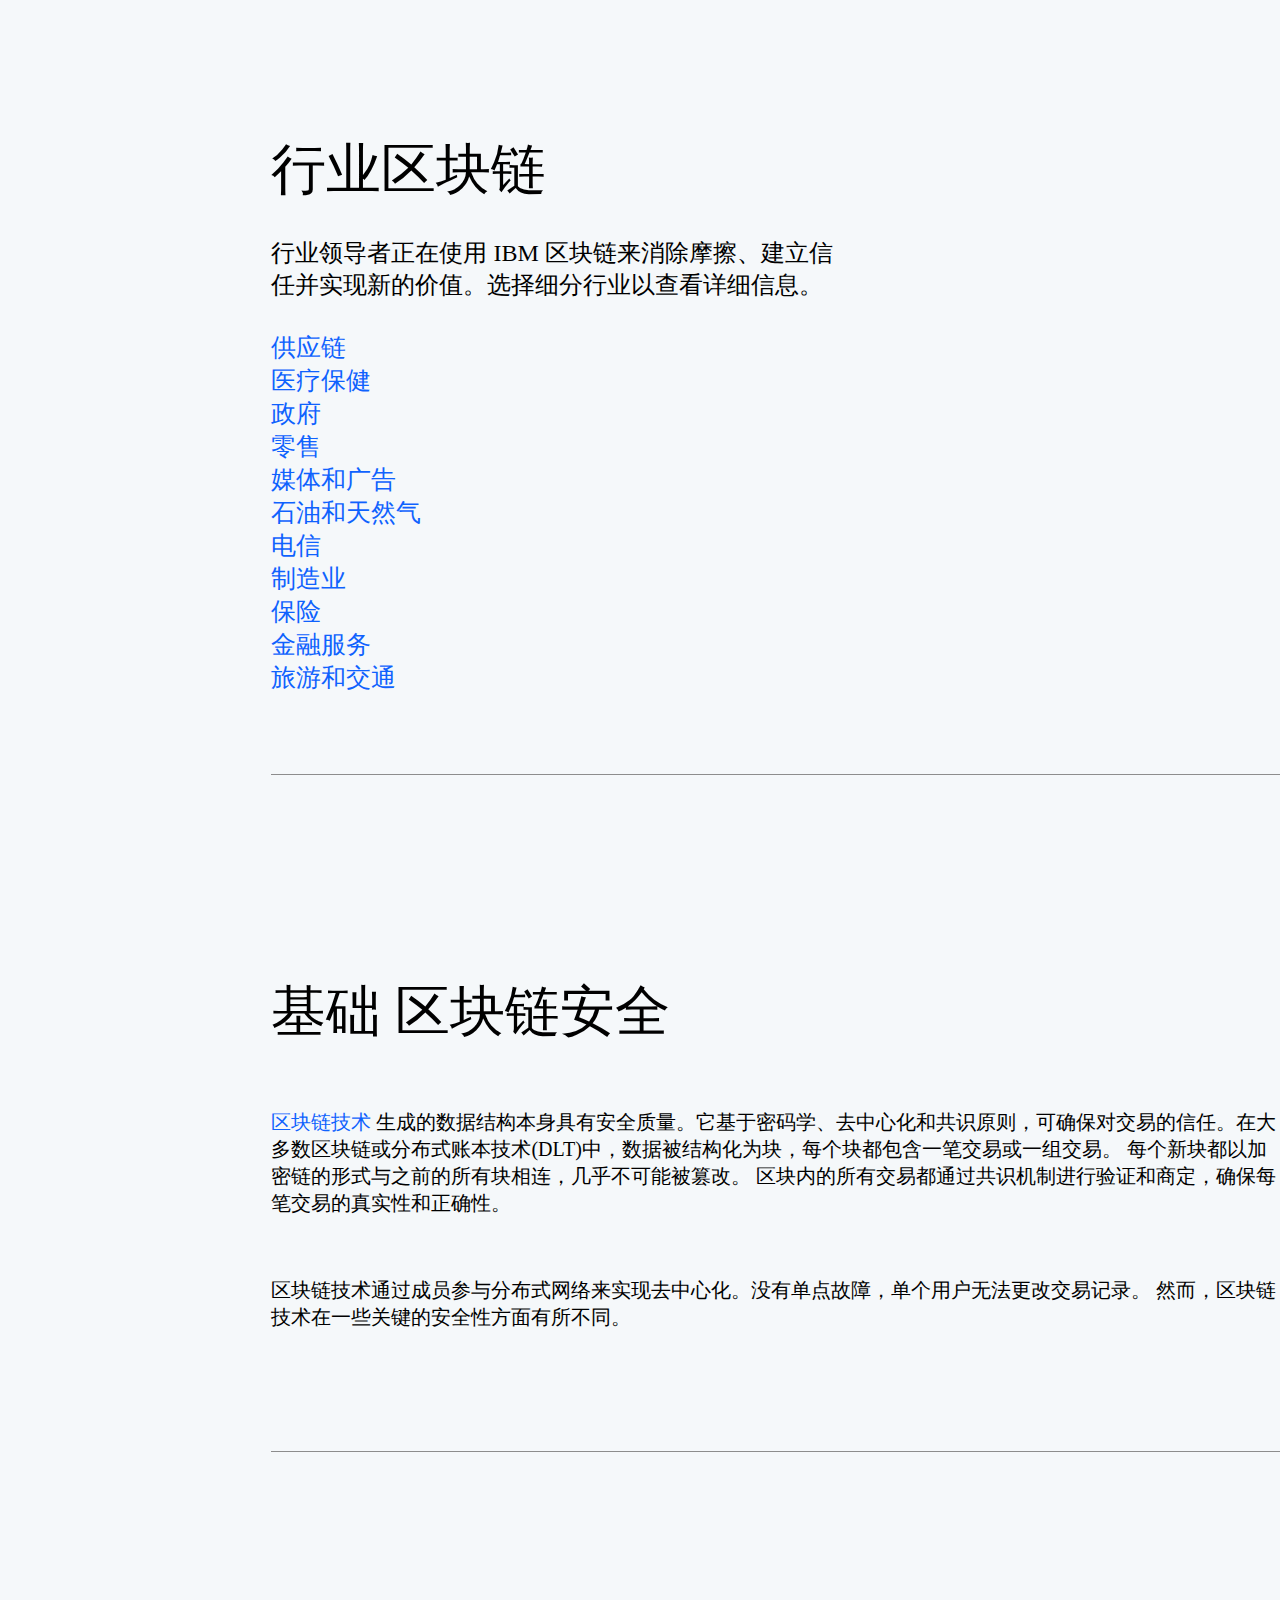
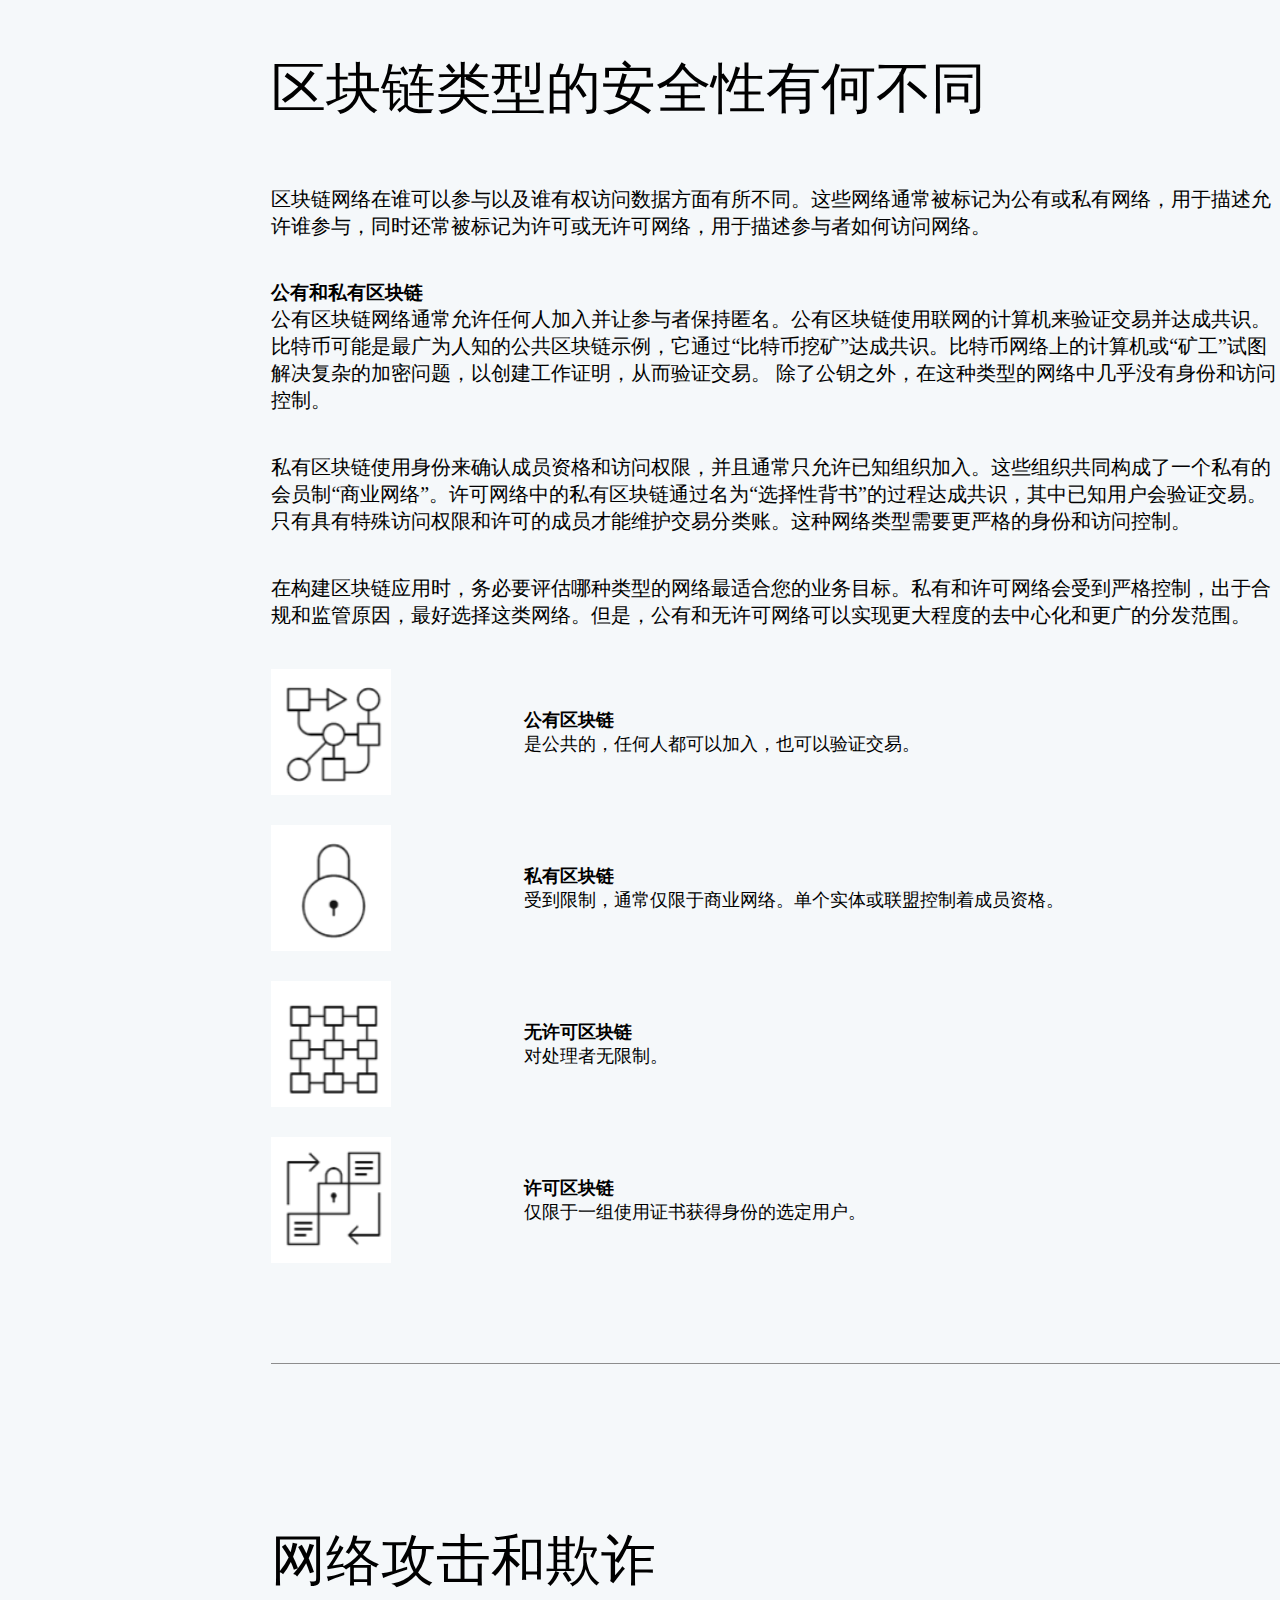
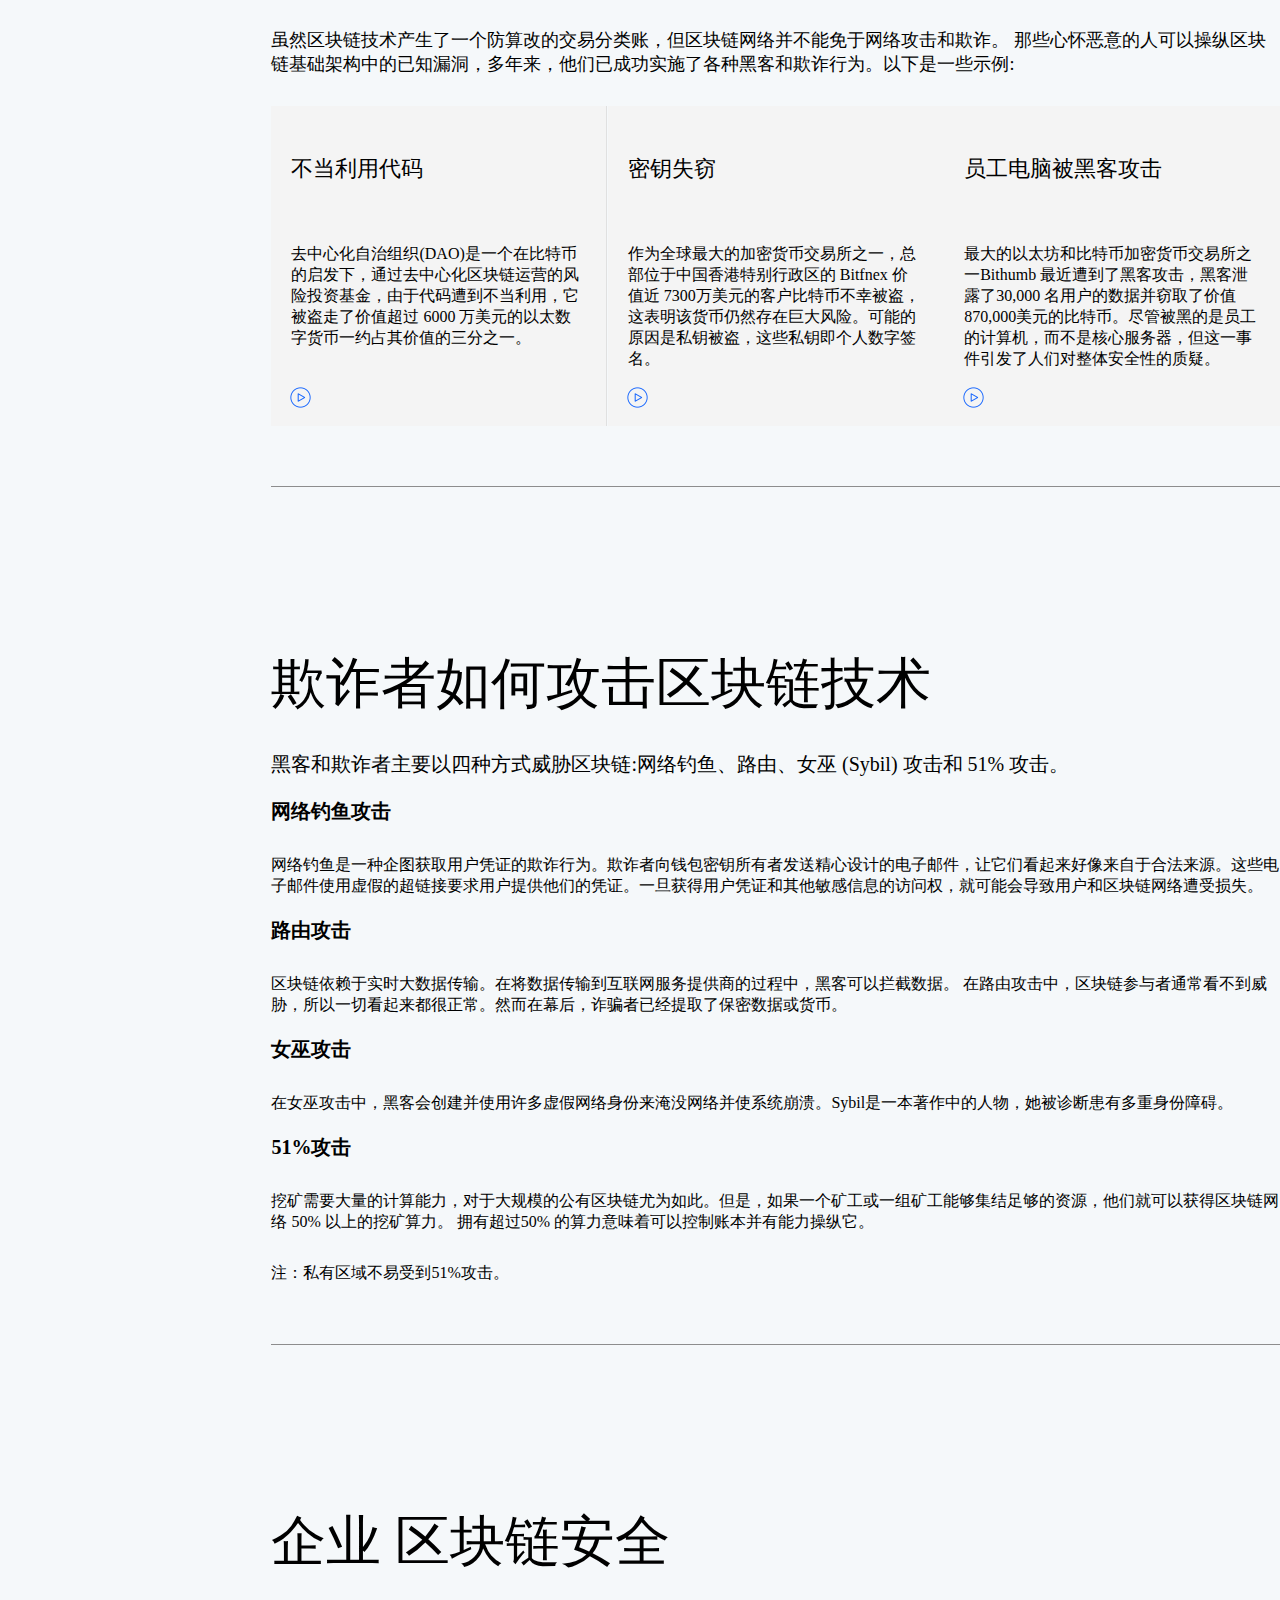
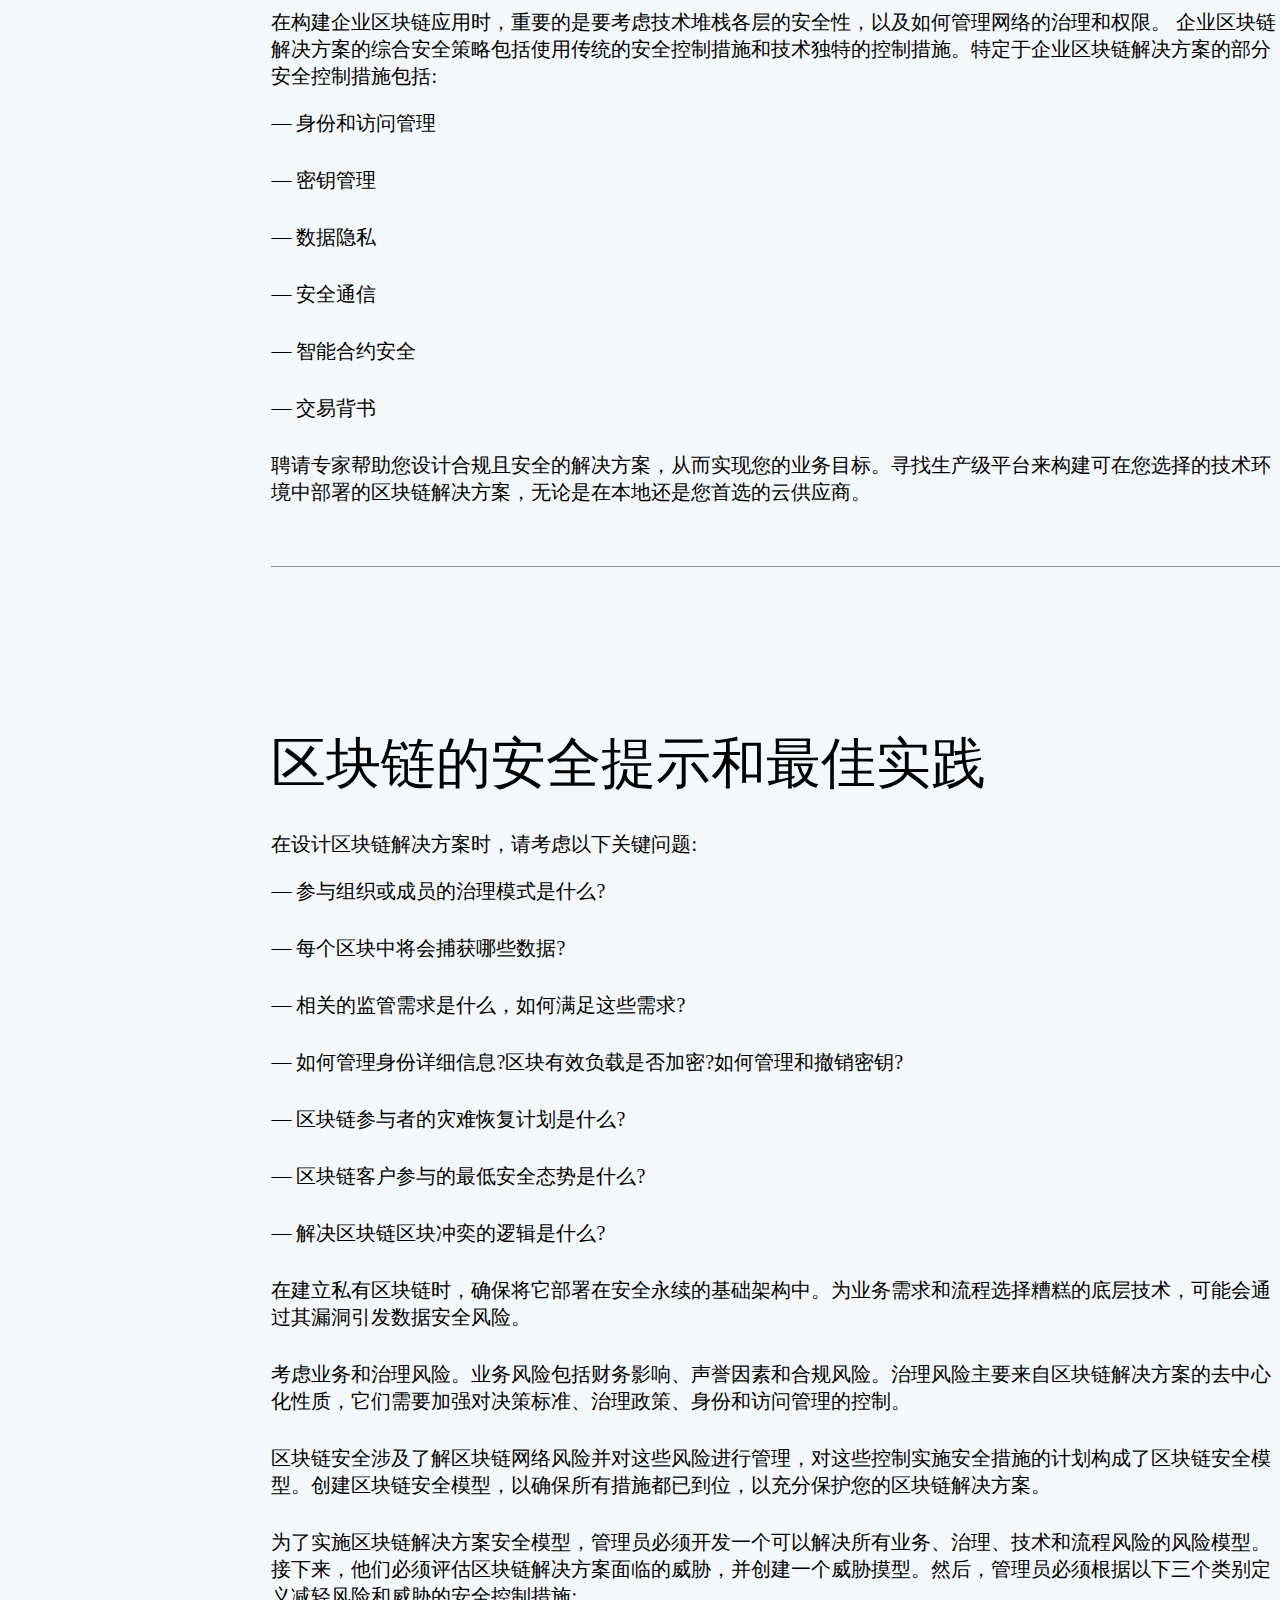
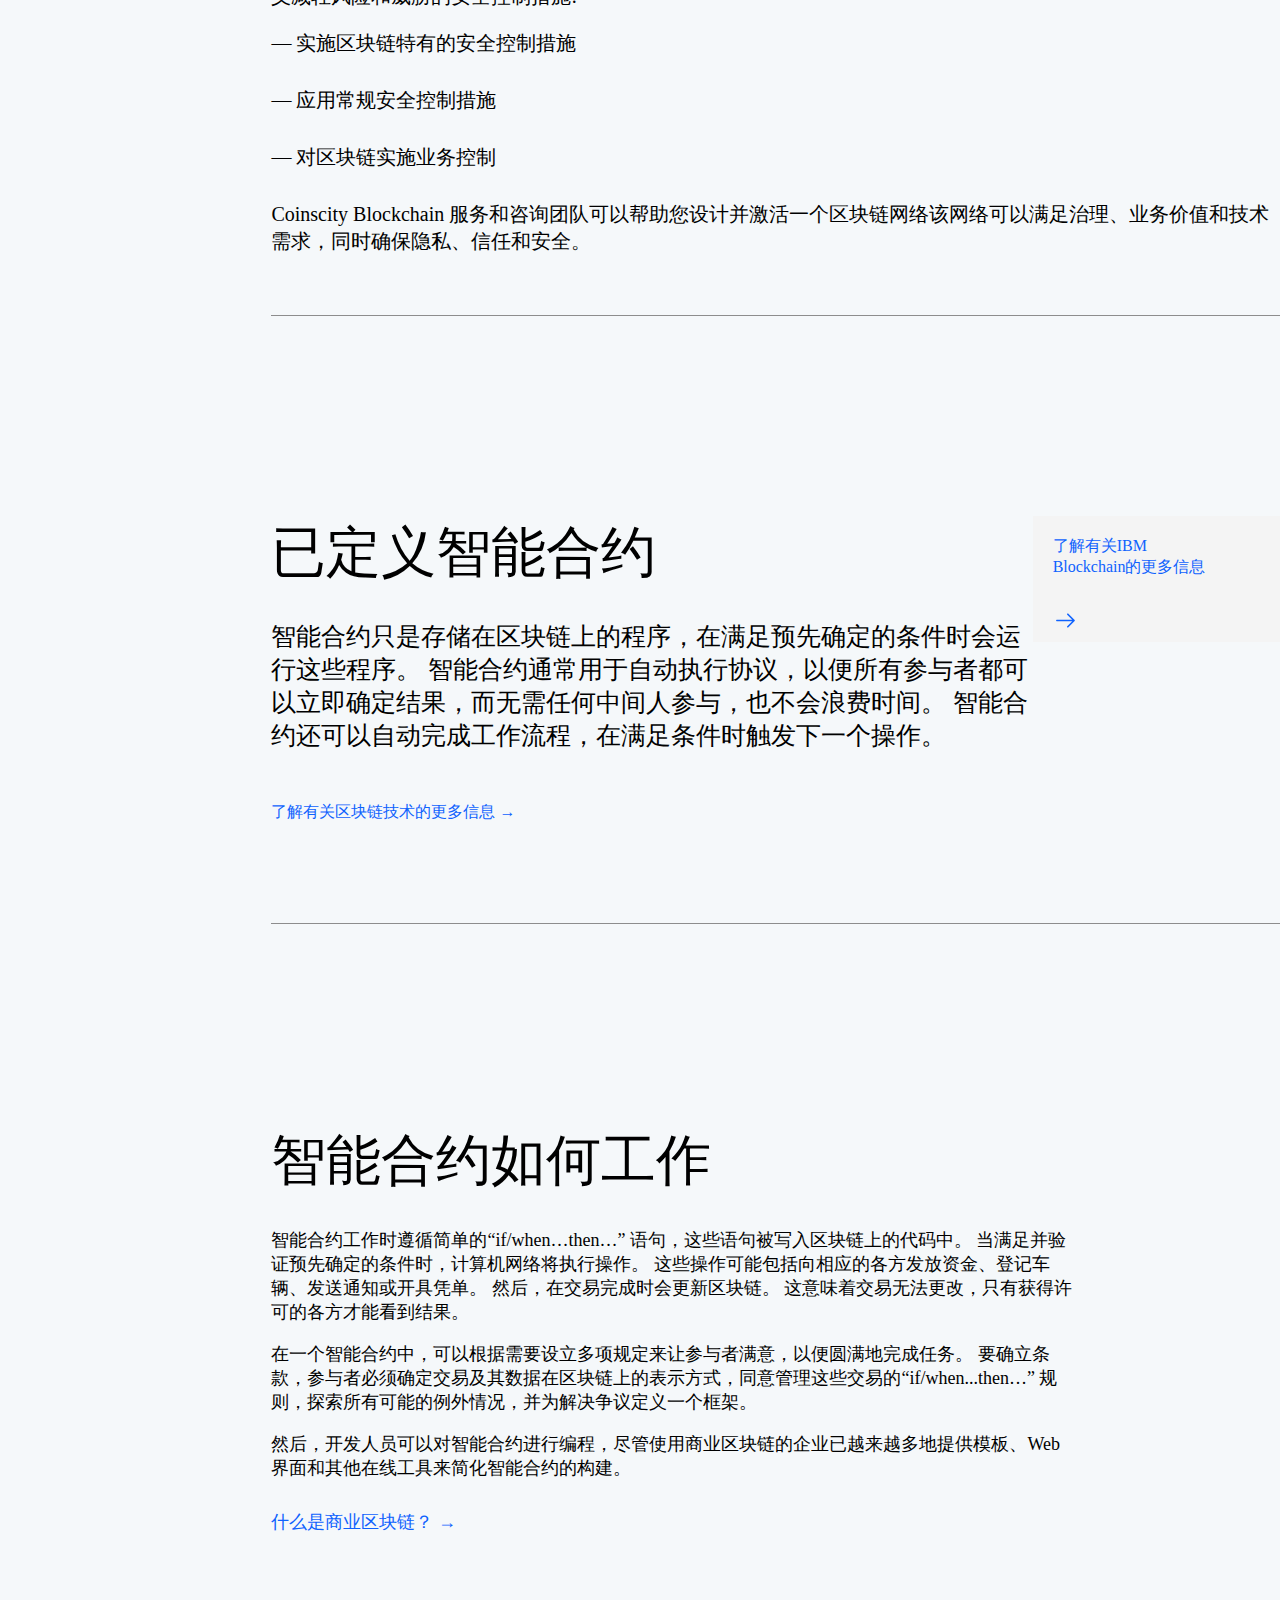
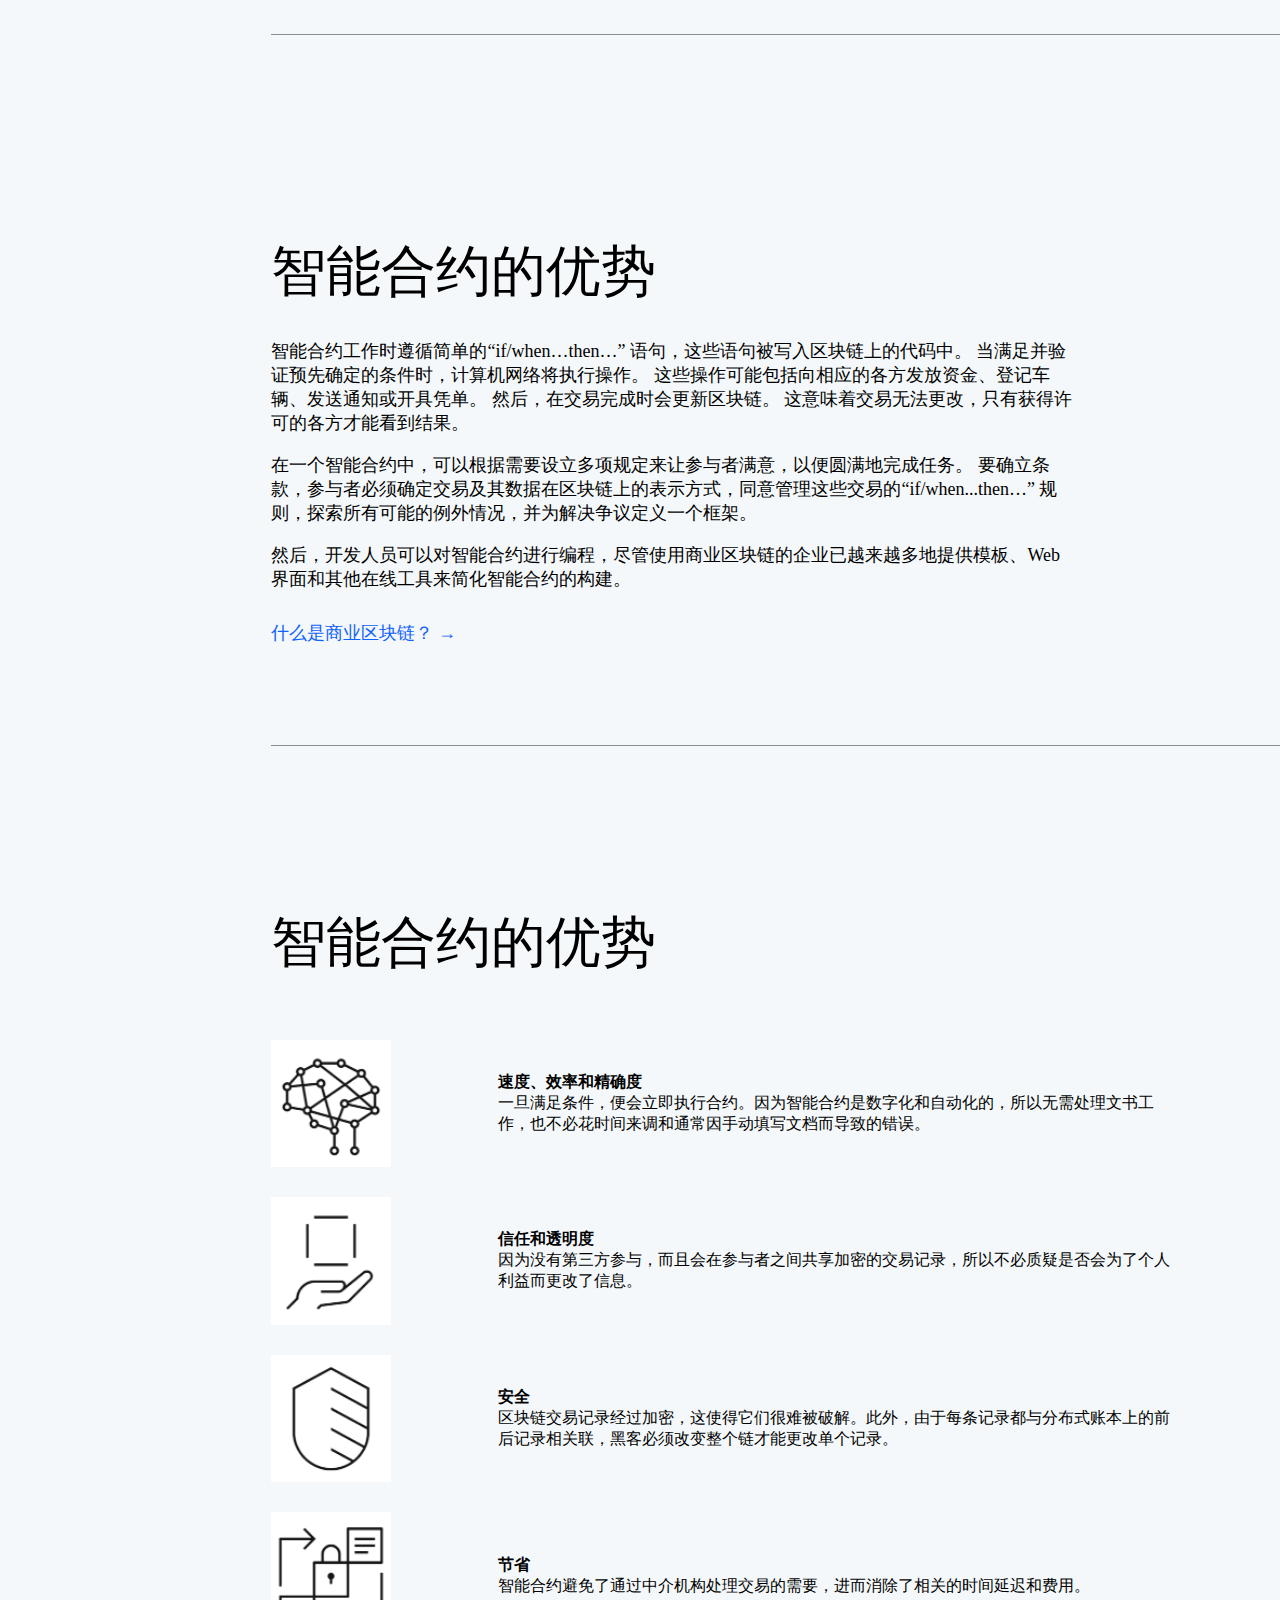
<file: qukuailian.html>
<!DOCTYPE html>
<html lang="en">
<head>
    <meta charset="UTF-8">
    <title>区块链</title>
    <link rel="stylesheet" href="https://cdnjs.cloudflare.com/ajax/libs/font-awesome/5.15.1/css/all.min.css">
    <link rel="stylesheet" href="css/qukuailian.css">
    <link rel="stylesheet" href="css/style.css">
</head>
<body>
    <header>
        <div>
            <div class="logo">
                <img src="./images/logo.png" alt="">
            </div>
            <nav>
                <ul>
                    <li><a href="index.html">首页</a></li>
                    <li><a href="service.html">服务</a></li>
                    <li><a href="methodology.html">方法论</a></li>
                    <li><a class="active" href="qukuailian.html">区块链</a></li>
                    <li><a href="#">快讯</a></li>
                    <li><a href="#">深度</a></li>
                    <li><a href="#">活动</a></li>
                    <li><a href="about.html">关于我们</a></li>
                </ul>
            </nav>
        </div>
    </header>
    <br><br><br>
    <div class="banner">
        <p class="title">什么是区块链？</p> 
        <div class="btn">
            <a href="#" class="btn1"><p>深入了解IBM的区块俩解决方案</p><img src="./images/you.png" alt=""></a>
            <a href="#" class="btn2"><p>订阅可持续发展更新</p><img src="./images/you2.png" alt=""></a>
            <a href="#" class="btn3" style="display: none;"><p>订阅可持续发展更新</p><img src="./images/you.png" alt=""></a>
        </div>
    </div>
    <div class="app">
        <div class="nav">
            <div class="vertical-bar">
                <div class="indicator"></div>
            </div>
            <ul class="dw">
                <li>什么是区块链？</li>
                <li>区块链技术概述</li>
                <li>区块链技术的优点</li>
                <li>五分钟了解区块链101</li>
                <li>区块链网络的类型</li>
                <li>行业区块链</li> 
                <li>基础 区块链安全</li> 
                <li>区块链类型的安全性有何不同</li>
                <li>网络攻击和欺诈</li>
                <li>欺诈者如何攻击区块链技术</li>
                <li>企业 区块链安全</li>
                <li>区块链安全提示和最佳实践</li>
                <li>已定义智能合约</li>
                <li>智能合约如何工作</li>
                <li>智能合约的优势</li>
                <li>智能合约的应用</li>
                <li>智能合约相关解决方案</li>
                <li>区块链如何为商业服务？</li>
                <li>供应链的概述</li>
                <li>医疗区块链的概述</li>
                <li>政府区块链的概述</li>
                <li>金融区块链的概述</li>
            </ul>
        </div>
        <div class="container">
            <div class="item1">
               <div class="item1l">
                    <p class="bt">什么是区块链？</p>
                    <p>区块链是一种不可篡改的共享分类账，有助于推动业务网络中记录交易和跟踪资产的过程。</p>
                    <span>资产可以是有形的（房屋、汽车、现金、土地），也可以是无形的（知识产权、专利、版权、品牌）。几乎任何有价值的事物都可以在区块链网络上进行跟踪和交易，从而降低风险以及所有相关人员的成本。</span>
                    <p>区块链为何很重要？</p>
                    <p>业务依靠信息运行。接收信息越快、信息越准确越好。区块链是传递此类信息的理想之选，因为它可以提供即时、共享且可观察的信息，将其存储在不可篡改的分类账上，只有获得许可的网络成员方可访问。区块链网络可以跟踪订单、付款、账户、生产等等。由于成员共享同一个事实视图，您可以看到端到端交易的所有细节，从而增强您的信心，提高效率，并创造新的机会。</p>
                </div>
            </div>
            <div class="item2">
                <div class="list">
                    <p class="bt">区块链技术概述</p>
                    <p style="line-height: 1.4;">区块链定义：<span>区块链是一个共享的、不可篡改的账本，旨在促进业务网络中的交易记录和资产跟踪流程。 资产可以是有形的（如房屋、汽车、现金、土地），也可以是无形的（如知识产权、专利、版权、品牌）。几乎任何有价值的东西都可以在区块链网络上跟踪和交易，从而降低各方面的风险和成本。</span></p>
                    <p style="line-height: 1.4;">为什么区块链很重要：<span>业务运营依靠信息。信息接收速度越快，内容越准确，越有利于业务运营。区块链是用于传递这些信息的理想之选，因为它可提供即时、共享和完全透明的信息，这些信息存储在不可篡改的账本上，只能由获得许可的网络成员访问。区块链网络可跟踪订单、付款、帐户、生产等信息。由于成员之间共享单一可信视图，因此，您可采取端到端方式查看交易的所有细节，从而增强信心，提高效率并获得更多的新机会。</span></p>
                </div>
                <div class="menu">
                    <p class="menu-title">区块链的关键元素</p>
                    <div class="mb">
                        <img src="./images/a1.png" alt="">
                        <div>
                            <p>分布式分类账技术</p>
                            <p>所有网络参与者都可以访问分布式分类账及其不可篡改的交易记录。借助这种共享分类账，交易只记录一次，可消除传统业务网络典型的重复工作。</p>
                        </div>
                    </div>
                    <div class="mb">
                        <img src="./images/a2.png" alt="">
                        <div>
                            <p>不可篡改记录</p>
                            <p>交易记录至共享分类账后，任何参与者都不能更改或篡改交易。如果交易记录中包含错误，则必须添加新交易来撤销错误，然后两笔交易均可见。</p>
                        </div>
                    </div>
                    <div class="mb">
                        <img src="./images/a3.png" alt="">
                        <div>
                            <p>智能合约</p>
                            <p>为了加快交易速度，区块链上存储并自动运行了一组称为<span style="color: #0f62fe;">智能合约</span>的规则。智能合约可定义企业债券转让的条件，包括支付旅行保险的条款等等。</p>
                        </div>
                    </div>
                </div>
                <div class="menu">
                    <p class="menu-title">区块链如何运作</p>
                    <div class="mb">
                        <img src="./images/a4.png" alt="">
                        <div>
                            <p>每笔交易发生时，都会记录为一个数据“区块”</p>
                            <p>这些交易表明资产的流动，资产可以是有形的（产品），也可以是无形的（知识）。数据区块可以记录您选择的信息：人物、事件、时间、地点、价格。它甚至可以记录条件，例如食品运输温度。</p>
                        </div>
                    </div>
                    <div class="mb">
                        <img src="./images/a5.png" alt="">
                        <div>
                            <p>每个区块都与其前后的区块相连</p>
                            <p>随着资产从一地转移至另一地，或所有权易手，这些区块会形成数据链。区块可确认交易的准确时间和顺序，并且区块之间安全地链接在一起，以防止任何区块遭到篡改，或在两个现有区块之间插入一个其他区块。</p>
                        </div>
                    </div>
                    <div class="mb">
                        <img src="./images/a6.png" alt="">
                        <div>
                            <p>交易以区块形式组合在一条不可逆的链中：区块链</p>
                            <p>每添加一个区块都会加强对前一个区块的验证，从而加强整条区块链的验证。区块链篡改会变得容易发现，这就是不可篡改性的关键优势。这可以消除恶意行为者进行篡改的可能性，并建立您预其他网络成员可以信任的交易分类账。</p>
                        </div>
                    </div>
                </div>
            </div>
            <div class="item3">
                <div class="list">
                    <p class="bt">区块链技术的优点</p>
                    <p style="line-height: 1.4;">区块链需要改变的方面：<span>运营团队经常在保留重复记录和第三方验证方面浪费精力。记录保存系统容易遭受欺诈和网络攻击。透明度有限可能会减慢数据验证速度。随着物联网的到来，交易量也呈爆炸式增长。这一切都会拖慢业务发展、消耗利润，所以我们需要更好的方法。区块链因此应运而生。</span></p>
                </div>
                <div class="menu">
                    <div class="mb">
                        <img src="./images/b1.png" alt="">
                        <div>
                            <p>更高的信任度</p>
                            <p>通过使用区块链技术，作为会员制网络中的一员，您可以确信自己收到准确、及时的数据，并且您的机密区块链记录只能与您特别授予访问权限的网络成员共享。</p>
                        </div>
                    </div>
                    <div class="mb">
                        <img src="./images/b2.png" alt="">
                        <div>
                            <p>更高的安全性</p>
                            <p>所有区块链网络成员都需要对数据准确性达成共识，并且所有经过验证的交易均不可篡改，因为会被永久记录。任何人，包括系统管理员，均无法删除交易。</p>
                        </div>
                    </div>
                    <div class="mb">
                        <img src="./images/b3.png" alt="">
                        <div>
                            <p>更高的效率</p>
                            <p>通过在网络成员之间共享分布式分类账，无需再浪费时间核对记录。为了加快交易速度，可将一组称为智能合约的规则存储在区块链上并自动运行。</p>
                        </div>
                    </div>
                </div>
            </div>
            <div class="item4">
                <p class="bt">五分钟了解区块链 101</p>
                <div class="detail">
                    <div class="dt">
                        <span>1</span><br>
                        <p>什么是区块链？</p>
                        <p>深入了解区块链技术的基础知识：数据块中如何包含代表任何有价值事物的数据，它们如何在不可篡改的数据链中按时间顺序连接在一起，以及区块链与比特币等加密货币之间有何差异。</p>
                        <img src="./images/bof.png" alt=""> 
                    </div>
                    <div class="dt">
                        <span>视频</span><br>
                        <p>区块链扩展</p>
                        <p>了解区块链的去中心化本质如何使其在传统的记录保存方法中脱颖而出，探索许可区块链对商业交易的价值，以及区块链如何能促进信任和并提高透明度。</p>
                        <img src="./images/bof.png" alt=""> 
                    </div>
                    <div class="dt">
                        <span>视频</span><br>
                        <p>可追溯的供应链</p>
                        <p>食品行业只是通过区块链技术实现转型的众多行业之一。了解该行业如何追溯食品的种植、采摘、运输和加工的时间、地点和方式，同时保护网络参与者的数据。</p>
                        <img src="./images/bof.png" alt=""> 
                    </div>
                    <div class="dt">
                        <span>4</span><br>
                        <p>区块链建立信任</p>
                        <p>区块链之所以能建立信任，是因为它代表了真实的共享记录。每个人都能相信的数据将有助于推动其他新技术的发展，从而能大幅提高效率、透明度和置信度。</p>
                        <img src="./images/bof.png" alt=""> 
                    </div>
                </div>
                <p class="item4-title bt">区块链网络的类型</p>
                <div class="boxes">
                    <p>建立区块链网络的方法有很多种。它们可以是公有、私有、许可式或由联盟构建的网络。</p>
                    <div class="boxes-txt">
                        <p>公有区块链网络</p>
                        <p>公有区块链是任何人都可以加入和参与的区块链，例如比特币。缺点可能包括需要大量的计算能力、交易隐私性不足或极低甚至没有安全性。这些都是企业区块链用例的重要考虑因素。</p>
                    </div>
                    <div class="boxes-txt">
                        <p>私有区块链网络</p>
                        <p>私有区块链网络，类似于公有区块链网络，是一种去中心化的点对点网络。不过，私有区块链网络由组织管理，控制谁可以参与网络、执行共识协议并维护共享分类账。根据用例情况，这可以显著增强参与者之间的信任和信心。私有区块链可以在企业防火墙后运行，甚至可以在本地托管。</p>
                    </div>
                    <div class="boxes-txt">
                        <p>许可式区块链网络</p>
                        <p>建立私有区块链的企业通常会建立许可式区块链网络。值得注意的是，公有区块链网络也可以成为许可式网络。这对谁可以参与网络以及可以参与哪些交易施加了限制。参与者需要获得邀请或许可才能加入。</p>
                    </div>
                    <div class="boxes-txt">
                        <p>联盟区块链</p>
                        <p>多个组织可以分担维护区块链的责任。这些预选组织可决定谁能够提交交易或访问数据。如果所有参与者都需要获得许可，并对区块链负有共同责任，那么联盟区块链会是企业的理想选择。</p>
                    </div>
                </div>
            </div>
            <div class="item6">
                <p class="bt">行业区块链</p>
                <div class="ui">
                    <p>行业领导者正在使用 IBM 区块链来消除摩擦、建立信任并实现新的价值。选择细分行业以查看详细信息。</p>
                    <ul>
                        <li>供应链</li>
                        <li>医疗保健</li>
                        <li>政府</li>
                        <li>零售</li>
                        <li>媒体和广告</li>
                        <li>石油和天然气</li>
                        <li>电信</li>
                        <li>制造业</li>
                        <li>保险</li>
                        <li>金融服务</li>
                        <li>旅游和交通</li>
                    </ul>
                </div>
            </div>
            <div class="item8">
                <p class="bt">基础 区块链安全</p>
                <div class="qt">
                    <p style="font-size: 20px;"><span style="color: #0f62fe;">区块链技术</span> 生成的数据结构本身具有安全质量。它基于密码学、去中心化和共识原则，可确保对交易的信任。在大多数区块链或分布式账本技术(DLT)中，数据被结构化为块，每个块都包含一笔交易或一组交易。 每个新块都以加密链的形式与之前的所有块相连，几乎不可能被篡改。 区块内的所有交易都通过共识机制进行验证和商定，确保每笔交易的真实性和正确性。</p>
                    <p style="font-size: 20px;">区块链技术通过成员参与分布式网络来实现去中心化。没有单点故障，单个用户无法更改交易记录。 然而，区块链技术在一些关键的安全性方面有所不同。</p>
                </div>
            </div>
            <div class="item8">
                <p class="bt">区块链类型的安全性有何不同</p>
                <div class="qt">
                    <p style="font-size: 20px;margin-bottom: 40px;">区块链网络在谁可以参与以及谁有权访问数据方面有所不同。这些网络通常被标记为公有或私有网络，用于描述允许谁参与，同时还常被标记为许可或无许可网络，用于描述参与者如何访问网络。</p>
                    <h3>公有和私有区块链</h3>
                    <p style="font-size: 20px;margin-bottom: 40px;">公有区块链网络通常允许任何人加入并让参与者保持匿名。公有区块链使用联网的计算机来验证交易并达成共识。比特币可能是最广为人知的公共区块链示例，它通过“比特币挖矿”达成共识。比特币网络上的计算机或“矿工”试图解决复杂的加密问题，以创建工作证明，从而验证交易。 除了公钥之外，在这种类型的网络中几乎没有身份和访问控制。</p>
                    <p style="font-size: 20px;margin-bottom: 40px;">私有区块链使用身份来确认成员资格和访问权限，并且通常只允许已知组织加入。这些组织共同构成了一个私有的会员制“商业网络”。许可网络中的私有区块链通过名为“选择性背书”的过程达成共识，其中已知用户会验证交易。只有具有特殊访问权限和许可的成员才能维护交易分类账。这种网络类型需要更严格的身份和访问控制。</p>
                    <p style="font-size: 20px;margin-bottom: 40px;">在构建区块链应用时，务必要评估哪种类型的网络最适合您的业务目标。私有和许可网络会受到严格控制，出于合规和监管原因，最好选择这类网络。但是，公有和无许可网络可以实现更大程度的去中心化和更广的分发范围。</p>
                </div>
                <div class="menu">
                    <div class="mb">
                        <img src="./images/qkl_lx1.png" alt="">
                        <div>
                            <p style="font-size: 18px;margin: 0;">公有区块链</p>
                            <p style="font-size: 18px;margin: 0;">是公共的，任何人都可以加入，也可以验证交易。</p>
                        </div>
                    </div>
                    <div class="mb">
                        <img src="./images/qkl_lx2.png" alt="">
                        <div>
                            <p style="font-size: 18px;margin: 0;">私有区块链</p>
                            <p style="font-size: 18px;margin: 0;">受到限制，通常仅限于商业网络。单个实体或联盟控制着成员资格。</p>
                        </div>
                    </div>
                    <div class="mb">
                        <img src="./images/qkl_lx3.png" alt="">
                        <div>
                            <p style="font-size: 18px;margin: 0;">无许可区块链</p>
                            <p style="font-size: 18px;margin: 0;">对处理者无限制。</p>
                        </div>
                    </div>
                    <div class="mb">
                        <img src="./images/qkl_lx4.png" alt="">
                        <div>
                            <p style="font-size: 18px;margin: 0;">许可区块链</p>
                            <p style="font-size: 18px;margin: 0;">仅限于一组使用证书获得身份的选定用户。</p>
                        </div>
                    </div>
                </div>
            </div>
            <div class="item4">
                <p class="bt">网络攻击和欺诈</p>
                <div class="detail">
                    <p style="font-size: 18px;">虽然区块链技术产生了一个防算改的交易分类账，但区块链网络并不能免于网络攻击和欺诈。 那些心怀恶意的人可以操纵区块链基础架构中的已知漏洞，多年来，他们已成功实施了各种黑客和欺诈行为。以下是一些示例:</p>
                    <div class="dt">
                        <span></span><br>
                        <p>不当利用代码</p>
                        <p>去中心化自治组织(DAO)是一个在比特币的启发下，通过去中心化区块链运营的风险投资基金，由于代码遭到不当利用，它被盗走了价值超过 6000 万美元的以太数字货币一约占其价值的三分之一。</p>
                        <img src="./images/bof.png" alt=""> 
                    </div>
                    <div class="dt">
                        <span></span><br>
                        <p>密钥失窃</p>
                        <p>作为全球最大的加密货币交易所之一，总部位于中国香港特别行政区的 Bitfnex 价值近 7300万美元的客户比特币不幸被盗，这表明该货币仍然存在巨大风险。可能的原因是私钥被盗，这些私钥即个人数字签名。</p>
                        <img src="./images/bof.png" alt=""> 
                    </div>
                    <div class="dt">
                        <span></span><br>
                        <p>员工电脑被黑客攻击</p>
                        <p>最大的以太坊和比特币加密货币交易所之一Bithumb 最近遭到了黑客攻击，黑客泄露了30,000 名用户的数据并窃取了价值870,000美元的比特币。尽管被黑的是员工的计算机，而不是核心服务器，但这一事件引发了人们对整体安全性的质疑。</p>
                        <img src="./images/bof.png" alt=""> 
                    </div>
                </div>
            </div>
            <div class="item4">
                <p class="bt">欺诈者如何攻击区块链技术</p>
                <p style="font-size: 20px;">黑客和欺诈者主要以四种方式威胁区块链:网络钓鱼、路由、女巫 (Sybil) 攻击和 51% 攻击。</p>
                <div style="margin-top: 20px;">
                    <p style="font-size: 20px;font-weight: bold;">网络钓鱼攻击</p>
                    <span>网络钓鱼是一种企图获取用户凭证的欺诈行为。欺诈者向钱包密钥所有者发送精心设计的电子邮件，让它们看起来好像来自于合法来源。这些电子邮件使用虚假的超链接要求用户提供他们的凭证。一旦获得用户凭证和其他敏感信息的访问权，就可能会导致用户和区块链网络遭受损失。</span>
                </div>
                <div style="margin-top: 20px;">
                    <p style="font-size: 20px;font-weight: bold;">路由攻击</p>
                    <span>区块链依赖于实时大数据传输。在将数据传输到互联网服务提供商的过程中，黑客可以拦截数据。 在路由攻击中，区块链参与者通常看不到威胁，所以一切看起来都很正常。然而在幕后，诈骗者已经提取了保密数据或货币。</span>
                </div>
                <div style="margin-top: 20px;">
                    <p style="font-size: 20px;font-weight: bold;">女巫攻击</p>
                    <span>在女巫攻击中，黑客会创建并使用许多虚假网络身份来淹没网络并使系统崩溃。Sybil是一本著作中的人物，她被诊断患有多重身份障碍。</span>
                </div>
                <div style="margin-top: 20px;">
                    <p style="font-size: 20px;font-weight: bold;">51%攻击</p>
                    <span>挖矿需要大量的计算能力，对于大规模的公有区块链尤为如此。但是，如果一个矿工或一组矿工能够集结足够的资源，他们就可以获得区块链网络 50% 以上的挖矿算力。 拥有超过50% 的算力意味着可以控制账本并有能力操纵它。</span>
                </div>
                <p style="margin-top: 30px;">注：私有区域不易受到51%攻击。</p>
            </div>
            <div class="item4">
                <p class="bt">企业 区块链安全</p>
                <p style="font-size: 20px;">在构建企业区块链应用时，重要的是要考虑技术堆栈各层的安全性，以及如何管理网络的治理和权限。 企业区块链解决方案的综合安全策略包括使用传统的安全控制措施和技术独特的控制措施。特定于企业区块链解决方案的部分安全控制措施包括:</p>
                <div style="margin-top: 20px;">
                    <p style="font-size: 20px;">— 身份和访问管理</p>
                </div>
                <div style="margin-top: 20px;">
                    <p style="font-size: 20px;">— 密钥管理</p>
                </div>
                <div style="margin-top: 20px;">
                    <p style="font-size: 20px;">— 数据隐私</p>
                </div>
                <div style="margin-top: 20px;">
                    <p style="font-size: 20px;">— 安全通信</p>
                </div>
                <div style="margin-top: 20px;">
                    <p style="font-size: 20px;">— 智能合约安全</p>
                </div>
                <div style="margin-top: 20px;">
                    <p style="font-size: 20px;">— 交易背书</p>
                </div>
                <p style="margin-top: 30px;font-size: 20px;">聘请专家帮助您设计合规且安全的解决方案，从而实现您的业务目标。寻找生产级平台来构建可在您选择的技术环境中部署的区块链解决方案，无论是在本地还是您首选的云供应商。</p>
            </div>
            <div class="item4">
                <p class="bt">区块链的安全提示和最佳实践</p>
                <p style="font-size: 20px;">在设计区块链解决方案时，请考虑以下关键问题:</p>
                <div style="margin-top: 20px;">
                    <p style="font-size: 20px;">— 参与组织或成员的治理模式是什么?</p>
                </div>
                <div style="margin-top: 20px;">
                    <p style="font-size: 20px;">— 每个区块中将会捕获哪些数据?</p>
                </div>
                <div style="margin-top: 20px;">
                    <p style="font-size: 20px;">— 相关的监管需求是什么，如何满足这些需求?</p>
                </div>
                <div style="margin-top: 20px;">
                    <p style="font-size: 20px;">— 如何管理身份详细信息?区块有效负载是否加密?如何管理和撤销密钥?</p>
                </div>
                <div style="margin-top: 20px;">
                    <p style="font-size: 20px;">— 区块链参与者的灾难恢复计划是什么?</p>
                </div>
                <div style="margin-top: 20px;">
                    <p style="font-size: 20px;">— 区块链客户参与的最低安全态势是什么?</p>
                </div>
                <div style="margin-top: 20px;">
                    <p style="font-size: 20px;">— 解决区块链区块冲奕的逻辑是什么?</p>
                </div>
                <p style="margin-top: 30px;font-size: 20px;">在建立私有区块链时，确保将它部署在安全永续的基础架构中。为业务需求和流程选择糟糕的底层技术，可能会通过其漏洞引发数据安全风险。</p>
                <p style="margin-top: 30px;font-size: 20px;">考虑业务和治理风险。业务风险包括财务影响、声誉因素和合规风险。治理风险主要来自区块链解决方案的去中心化性质，它们需要加强对决策标准、治理政策、身份和访问管理的控制。</p>
                <p style="margin-top: 30px;font-size: 20px;">区块链安全涉及了解区块链网络风险并对这些风险进行管理，对这些控制实施安全措施的计划构成了区块链安全模型。创建区块链安全模型，以确保所有措施都已到位，以充分保护您的区块链解决方案。</p>
                <p style="margin-top: 30px;font-size: 20px;">为了实施区块链解决方案安全模型，管理员必须开发一个可以解决所有业务、治理、技术和流程风险的风险模型。接下来，他们必须评估区块链解决方案面临的威胁，并创建一个威胁摸型。然后，管理员必须根据以下三个类别定义减轻风险和威胁的安全控制措施:</p>
                <div style="margin-top: 20px;">
                    <p style="font-size: 20px;">— 实施区块链特有的安全控制措施</p>
                </div>
                <div style="margin-top: 20px;">
                    <p style="font-size: 20px;">— 应用常规安全控制措施</p>
                </div>
                <div style="margin-top: 20px;">
                    <p style="font-size: 20px;">— 对区块链实施业务控制</p>
                </div>
                <p style="margin-top: 30px;font-size: 20px;">Coinscity Blockchain 服务和咨询团队可以帮助您设计并激活一个区块链网络该网络可以满足治理、业务价值和技术需求，同时确保隐私、信任和安全。</p>
            </div>
            <div class="item1">
                <div class="item1l">
                     <p class="bt">已定义智能合约</p>
                     <p>智能合约只是存储在区块链上的程序，在满足预先确定的条件时会运行这些程序。 智能合约通常用于自动执行协议，以便所有参与者都可以立即确定结果，而无需任何中间人参与，也不会浪费时间。 智能合约还可以自动完成工作流程，在满足条件时触发下一个操作。</p>
                     <a href="#">了解有关区块链技术的更多信息 →</a>
                 </div>
                <div class="item1r">
                     <div class="box1">
                        <p style="color: #0f62fe;">了解有关IBM Blockchain的更多信息</p>
                        <img src="./images/you2.png" alt="">
                     </div>
                </div>
            </div>
            <div class="item1">
                <div class="item1l">
                     <p class="bt">智能合约如何工作</p>
                     <span>智能合约工作时遵循简单的“if/when…then…” 语句，这些语句被写入区块链上的代码中。 当满足并验证预先确定的条件时，计算机网络将执行操作。  这些操作可能包括向相应的各方发放资金、登记车辆、发送通知或开具凭单。 然后，在交易完成时会更新区块链。 这意味着交易无法更改，只有获得许可的各方才能看到结果。</span><br>
                     <span>在一个智能合约中，可以根据需要设立多项规定来让参与者满意，以便圆满地完成任务。 要确立条款，参与者必须确定交易及其数据在区块链上的表示方式，同意管理这些交易的“if/when...then…” 规则，探索所有可能的例外情况，并为解决争议定义一个框架。</span><br>
                     <span>然后，开发人员可以对智能合约进行编程，尽管使用商业区块链的企业已越来越多地提供模板、Web 界面和其他在线工具来简化智能合约的构建。</p>
                     <a href="#">什么是商业区块链？ →</a>
                 </div>
            </div>
            <div class="item1">
                <div class="item1l">
                     <p class="bt">智能合约的优势</p>
                     <span>智能合约工作时遵循简单的“if/when…then…” 语句，这些语句被写入区块链上的代码中。 当满足并验证预先确定的条件时，计算机网络将执行操作。  这些操作可能包括向相应的各方发放资金、登记车辆、发送通知或开具凭单。 然后，在交易完成时会更新区块链。 这意味着交易无法更改，只有获得许可的各方才能看到结果。</span><br>
                     <span>在一个智能合约中，可以根据需要设立多项规定来让参与者满意，以便圆满地完成任务。 要确立条款，参与者必须确定交易及其数据在区块链上的表示方式，同意管理这些交易的“if/when...then…” 规则，探索所有可能的例外情况，并为解决争议定义一个框架。</span><br>
                     <span>然后，开发人员可以对智能合约进行编程，尽管使用商业区块链的企业已越来越多地提供模板、Web 界面和其他在线工具来简化智能合约的构建。</p>
                     <a href="#">什么是商业区块链？ →</a>
                 </div>
            </div>
            <div class="item3">
                <div class="list">
                    <p class="bt">智能合约的优势</p>
                </div>
                <div class="menu">
                    <div class="mb">
                        <img src="./images/qkl_youshi1.png" alt="">
                        <div>
                            <p>速度、效率和精确度</p>
                            <p>一旦满足条件，便会立即执行合约。因为智能合约是数字化和自动化的，所以无需处理文书工作，也不必花时间来调和通常因手动填写文档而导致的错误。</p>
                        </div>
                    </div>
                    <div class="mb">
                        <img src="./images/qkl_youshi2.png" alt="">
                        <div>
                            <p>信任和透明度</p>
                            <p>因为没有第三方参与，而且会在参与者之间共享加密的交易记录，所以不必质疑是否会为了个人利益而更改了信息。</p>
                        </div>
                    </div>
                    <div class="mb">
                        <img src="./images/qkl_youshi3.png" alt="">
                        <div>
                            <p>安全</p>
                            <p>区块链交易记录经过加密，这使得它们很难被破解。此外，由于每条记录都与分布式账本上的前后记录相关联，黑客必须改变整个链才能更改单个记录。</p>
                        </div>
                    </div>
                    <div class="mb">
                        <img src="./images/qkl_youshi4.png" alt="">
                        <div>
                            <p>节省</p>
                            <p>智能合约避免了通过中介机构处理交易的需要，进而消除了相关的时间延迟和费用。</p>
                        </div>
                    </div>
                </div>
            </div>
            <div class="item1">
                <div class="item1l">
                     <p class="bt">智能合约的应用</p>
                     <h1 style="font-weight: normal;">在零售商/供应商关系中增进信任</h1>
                     <br><br>
                     <span>家得宝使用区块链上的智能合约快速解决与供应商间的纠纷。 通过实时通信和提高供应链的可见性，他们正在加强与供应商间的关系，从而有更多的时间从事关键工作和创新。</span><br>
                     <br>
                     <img style="width: 100%;margin-bottom: 30px;" src="./images/qkl_yingyong1.png" alt="">
                     <a href="#">了解家得宝如何建立信任 →</a>
                 </div>
            </div>
            <div class="item3">
                <div class="list">
                    <p class="bt">智能合约相关解决方案</p>
                </div>
                <div class="menu fangan">
                    <div class="mb">
                        <p>供应链透明度</p>
                        <div>
                            <span>创建区块链生态系统，以便与供应链合作伙伴共享数据，从而基于信任更高效地开展交易。</span>
                        </div>
                    </div>
                    <div class="mb">
                        <p>供应链透明度</p>
                        <div>
                            <span>创建区块链生态系统，以便与供应链合作伙伴共享数据，从而基于信任更高效地开展交易。</span>
                        </div>
                    </div>
                    <div class="mb">
                        <p>供应链透明度</p>
                        <div>
                            <span>创建区块链生态系统，以便与供应链合作伙伴共享数据，从而基于信任更高效地开展交易。</span>
                        </div>
                    </div>
                </div>
            </div>
            <div class="item1">
                <div class="item1l">
                     <p class="bt">区块链如何为商业服务？</p>
                     <span>商业区块链对于相互开展交易的实体很有价值。 借助分布式账本技术，获得许可的参与者可以同时访问相同的信息，进而提高效率、建立信任并消除摩擦。 区块链还支持快速调整解决方案的规模和进行扩展，许多解决方案经过调整后，都可以跨行业执行多项任务。 商业区块链基于该技术特有的四个属性提供了以下优势：</span><br>
                     <span><small style="font-weight: bold;font-size: 18px;">共识：</small>只有在所有相关参与者都验证了交易之后才会更新共享账本。</span><br>
                     <span><small style="font-weight: bold;font-size: 18px;">复制：</small>：一旦批准了某个区块（一个事件的记录），就会在账本中为该通道中的所有参与者自动创建该区块。 每个网络合作伙伴都会看到并共享交易的 单一“可信现实”。</span><br>
                     <span><small style="font-weight: bold;font-size: 18px;">不变性：</small>可以添加更多区块，但不得移除，因此每笔交易都有一条永久的记录，这增进了利益相关者之间的信任。</span><br>
                     <span><small style="font-weight: bold;font-size: 18px;">安全性：</small>只有经过授权的实体才能创建区块并访问这些区块。 只有可信合作伙伴才会被赋予访问权限。</span><br>
                     <span><span style="font-weight: bold;font-size: 18px;">了解区块链如何帮助您实现业务转型</span>业务领导者将了解区块链如何帮助建立更高效的流程和新的财务模型。 本实用指南包括特定于行业的用例和洞察。 免费预览完整的下载或打印版本，并由此节省 50% 的成本。</span><br>
                     <br><br><br>
                     <p style="font-size: 55px;font-weight: 200;margin-bottom: 30px;">优势</p>
                     <div class="list">
                        <div class="item">
                            <img src="./images/qkl_youshi5.png" alt="">
                            <p style="font-size: 18px;">运营敏捷度和价值实现速度</p>
                            <span>利用区块链应用程序来优化有关可信许可数据的多方工作流程并加速提高价值链的整体性能。</span>
                        </div>
                        <div class="item">
                            <img src="./images/qkl_youshi6.png" alt="">
                            <p style="font-size: 18px;">降低成本和风险</p>
                            <span>简化共享流程，提高可计帐性，最大限度减少争议,自动执行协调任务。</span>
                        </div>
                        <div class="item">
                            <img src="./images/qkl_youshi7.png" alt="">
                            <p style="font-size: 18px;">实现经济效益的新机会</p>
                            <span>采用智能合同证明产品真实性从而提高品牌信任度和销量，并通过资产代币化开辟新市场。</span>
                        </div>
                     </div>
                 </div>
            </div>
            <div class="item1">
                <div class="item1l">
                     <p class="bt">供应链的概述</p>
                     <h1 style="margin-bottom: 30px;font-weight: normal;">安全永续、透明可信的供应链</h1>
                     <span>供应链数据并非始终可见、可用或可信。 CoinsCity通过许可的区块链解决方案，帮助供应链合作伙伴共享可信数据。</span><br>
                     <span>在颠覆时期，这比以往任何时候都更加重要。 企业和消费者希望品牌能够确保产品的真实性，而供应链参与者则要求负责任的采购和更好的可视性，从而最大限度地减少争议。</span><br>
                     <span>供应链区块链解决方案可以帮助供应链领导者使用数据来应对当今的颠覆，并构建安全永续性来备战未来。</span>
                     <div class="list" style="margin-top: 50px;">
                        <div class="item">
                            <img src="./images/qkl_youshi8.png" alt="">
                            <p style="font-size: 18px;">提高供应链透明度</p>
                            <span>是否具备领先的可视性会对供应链网络带来约束。 通过分布式账本技术，提供共享的单一版本事实，IBM Blockchain 供应链解决方案在所有供应链活动中为许可的参与者提供更高的可视性。</span>
                        </div>
                        <div class="item">
                            <img src="./images/qkl_youshi9.png" alt="">
                            <p style="font-size: 18px;">构建安全永续的供应链</p>
                            <span>一个意外事件就可能会产生连锁反应，导致一系列的供应链中断现象。 IBM Blockchain 供应链解决方案使用智能合约，可在满足预定义业务条件时自动触发这些合约。 这带来了近乎实时的操作可视性，并且可在发生异常时及早采取措施。</span>
                        </div>
                        <div class="item">
                            <img src="./images/qkl_youshi10.png" alt="">
                            <p style="font-size: 18px;">简化了供应商加入流程</p>
                            <span>不论是对于供应链中的买方还是卖方，新供应商加入流程都十分耗时，且需要手动操作。 IBM Blockchain 供应链解决方案可通过业务网络参与者值得信赖且不可篡改的新供应商详细信息记录，让这一流程提速。</span>
                        </div>
                     </div>
                </div>
            </div>
            <div class="item1">
                <div class="item1l">
                     <p class="bt">医疗区块链的概述</p>
                     <h1 style="margin-bottom: 30px;font-weight: normal;">帮助您培养对我们医疗保健系统的信任</h1>
                     <span>甚至在新冠疫情爆发之前，医疗保健和生命科学行业就面临着重大问题，例如互操作性、隐私和供应链可追溯性。另一个重大挑战是 700 多家供应商的专有电子健康记录系统通常无法相互通信。¹仅在美国，2018 年就发生了 1,750 起药品假冒事件。</span><br>
                     <span>随着疫情的持续，医疗保健和生命科学面临新的挑战，包括调整供应链以提供防护装备，以及快速开发治疗方法、测试和疫苗。与此同时，医疗保健专业人员正在努力解决如何管理同意授权，并确保个人健康数据的安全，因为他们希望利用健康数据安全地重新开展业务。</span><br>
                     <span>区块链已经通过实现信任和协作，证明其在医疗保健和生命科学领域的价值，将继续走在应对更多挑战的最前沿。</span>
                     <div class="list" style="margin-top: 50px;">
                        <div class="item">
                            <img src="./images/qkl_yiliao1.png" alt="">
                            <p style="font-size: 18px;">确保多方之间的数据完整性</p>
                            <span>当组织需要确认其客户和员工的健康状况时，区块链网络通过存储不可变的单一版本事实，帮助保障数据完整性。网络参与者可以放心地进行协作，因为他们可以在控制数据访问的同时交换信息。</span>
                        </div>
                        <div class="item">
                            <img src="./images/qkl_yiliao2.png" alt="">
                            <p style="font-size: 18px;">实现完全可追溯性</p>
                            <span>当药品在供应链中运输时，会在区块链上进行记录。这种审计跟踪意味着可以追溯项目的来源，或追溯到收货的药店或零售商。这有助于减少假冒伪劣，制造商可以在几秒钟内找到召回的产品，以便快速响应。</span>
                        </div>
                        <div class="item">
                            <img src="./images/qkl_yiiliao3.png" alt="">
                            <p style="font-size: 18px;">实现运营效率新高</p>
                            <span>从解决争议到触发供应链事务的后续步骤，再到通过审核来移动医学影像，智能合约可以实现流程自动化，从而提高速度和效率。当满足既定条件时，智能合约会自动采取行动。</span>
                        </div>
                     </div>
                </div>
            </div>
            <div class="item1">
                <div class="item1l">
                     <p class="bt">政府区块链的概述</p>
                     <h1 style="margin-bottom: 30px;font-weight: normal;">区块链如何为政府机构带来价值</h1>
                     <span>面对前所未有的颠覆大潮，<small style="color: #0f62fe;">74%</small>  像您这样的领导者认同，开展业务的传统模式已经不可持续。 技术是这种颠覆的根源 — 但就区块链而言，它也可能是补救措施。</span><br>
                     <span>通过实现冗余流程自动化，以去中心化方式在获得许可的网络成员之间共享数据，区块链可帮助减少系统之间的传统摩擦，并释放长期被禁锢在僵化的组织孤岛中的价值。</span><br>
                     <span>结果就是在食品供应、供应链、金融服务、能源、身份等众多领域建立新的信任度和透明度。 在公共领域，IBM 与各级实体合作，以证明区块链在引领政府机构数字化转型方面的价值。</span>
                </div>
            </div>
            <div class="item1">
                <div class="item1l">
                     <p class="bt">金融区块链的概述</p>
                     <h1 style="margin-bottom: 30px;font-weight: normal;">我们来对金融世界的通用货币构建信任</h1>
                     <span>如果我们可以变革金融世界会怎样？ 原有的流程和文书工作由新的合作、创新和速度所取代。 在高度安全的共享真实视图中实现了统一的信任，内部欺诈和犯罪或许会消失不见。</span><br>
                     <span>而这种情况已然发生。 领先的金融机构以开创性方式采用 IBM Blockchain，一起消除了长期以来的摩擦，搭建了新的解决方案，并交付了有形的业务成果。 现在轮到您加入了。 我们一起解决什么问题？</span>
                     <div class="list" style="margin-top: 50px;">
                        <div class="item">
                            <img src="./images/qkl_jinrong1.png" alt="">
                            <p style="font-size: 18px;">运营简化</p>
                            <span>区块链实现了银行担保和信用证的实时、多方跟踪和管理。</span>
                        </div>
                        <div class="item">
                            <img src="./images/qkl_jinrong2.png" alt="">
                            <p style="font-size: 18px;">自动合规性</p>
                            <span>借助自动合规流程，利用不可变数据记录生成更快速、更准确的报告。</span>
                        </div>
                        <div class="item">
                            <img src="./images/qkl_jinrong3.png" alt="">
                            <p style="font-size: 18px;">更快结算</p>
                            <span>在金融机构间近乎实时的点对点资金调拨助力下，消除了摩擦，加速了结算。</span>
                        </div>
                     </div>
                </div>
            </div>
        </div>
    </div>
    <script src="./js/qukuailian.js"></script>
</body>
</html>
</file>
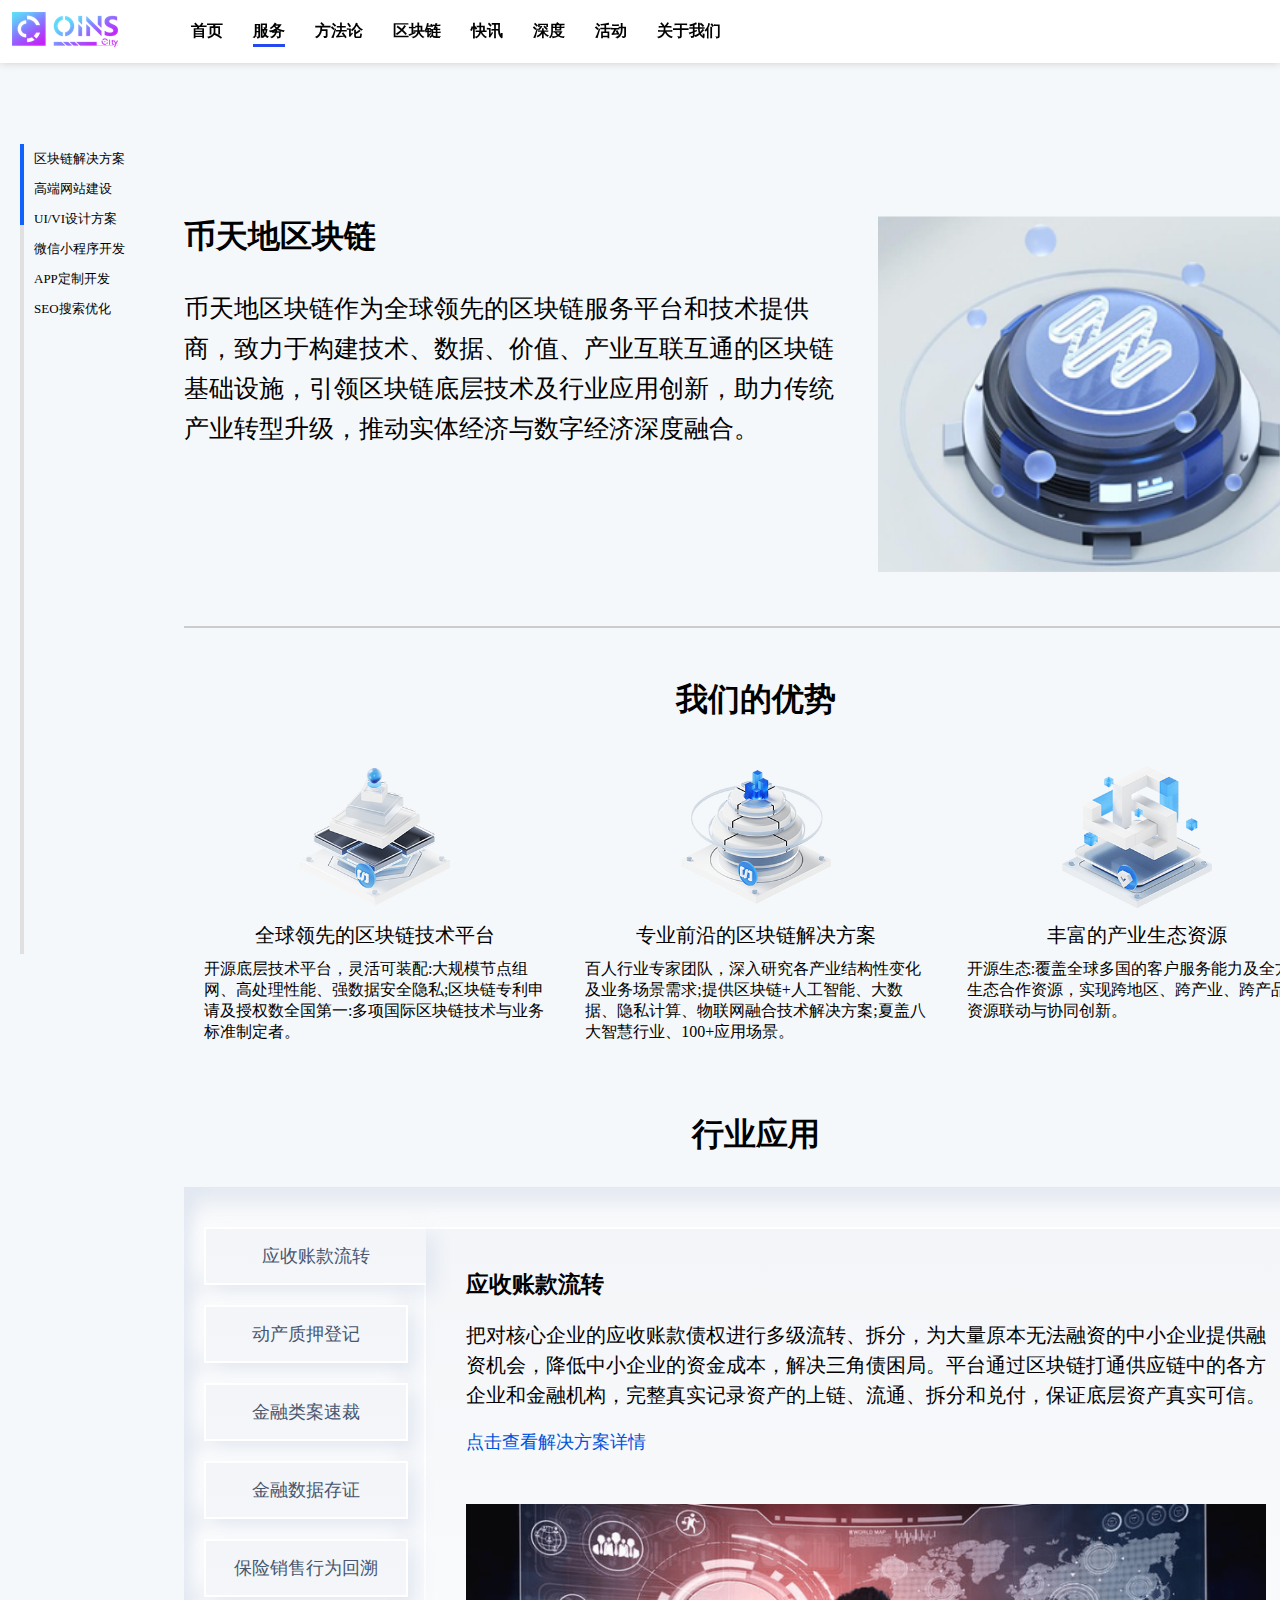
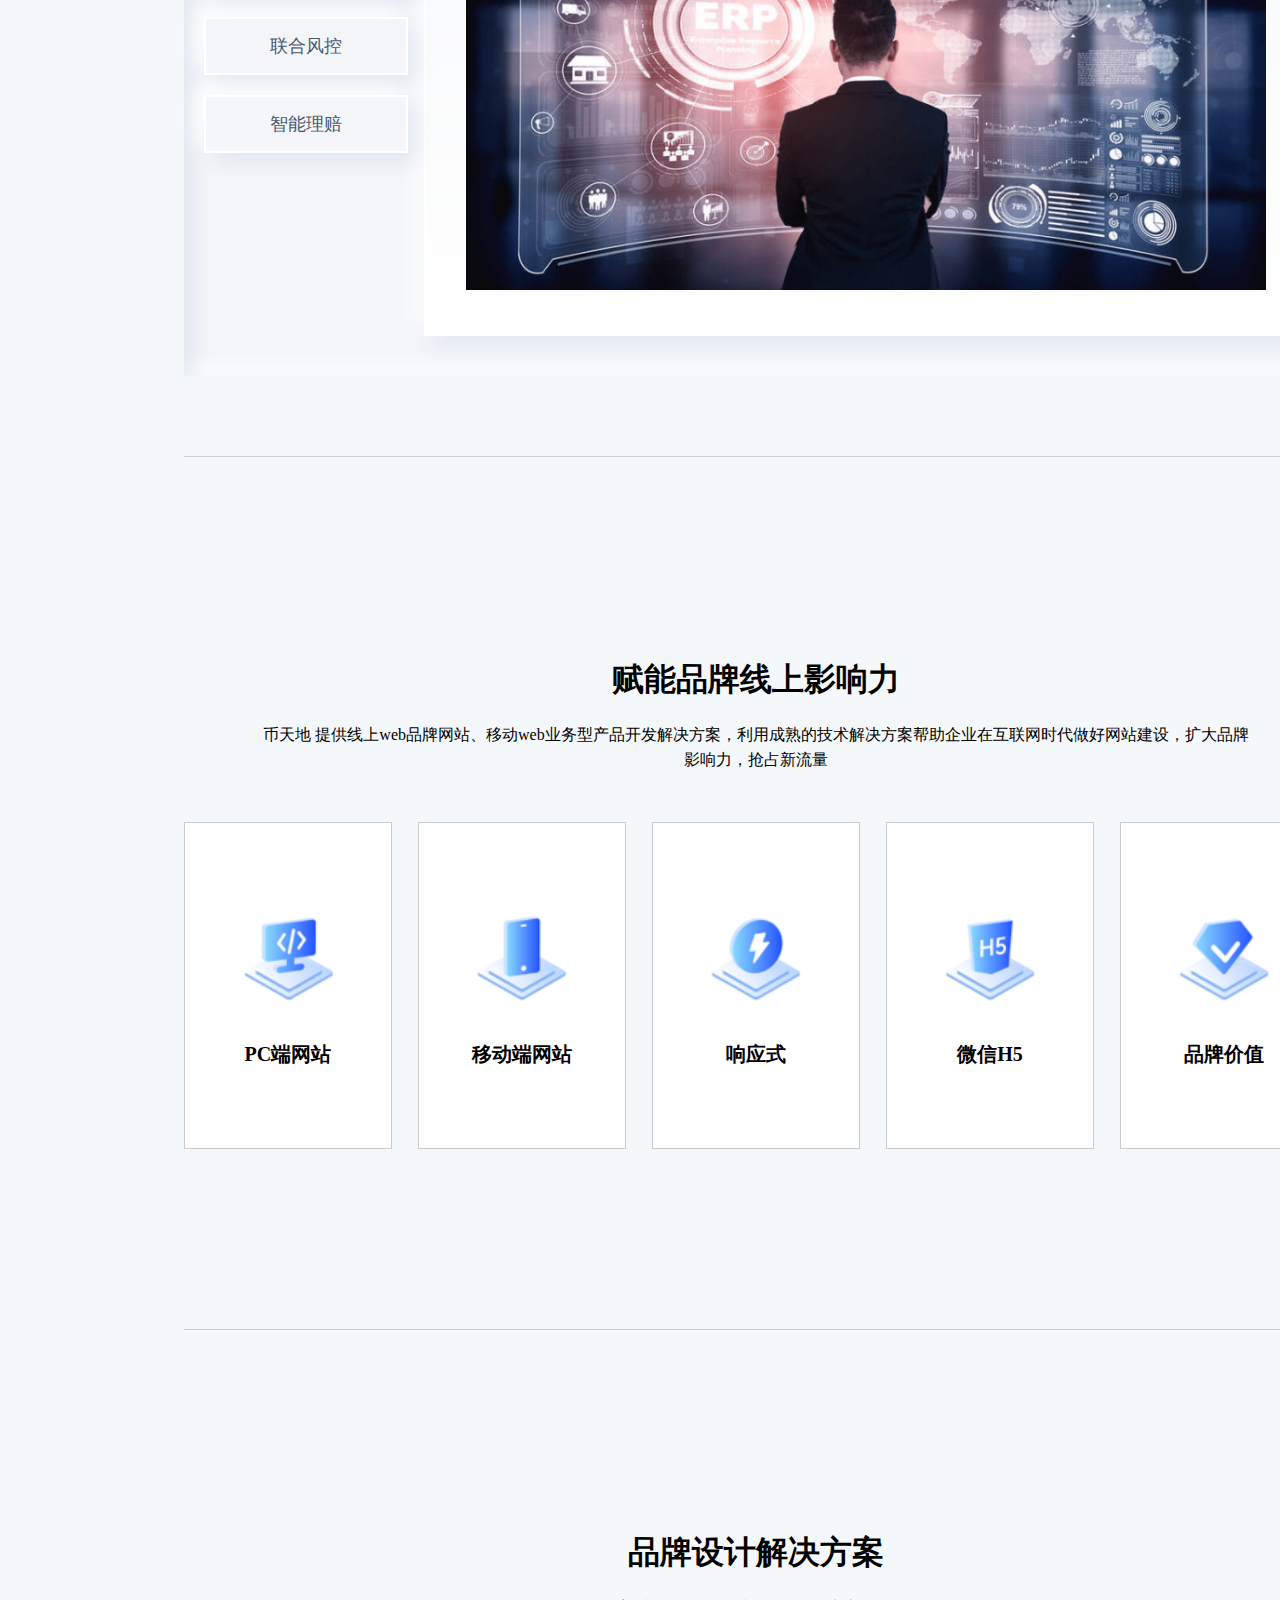
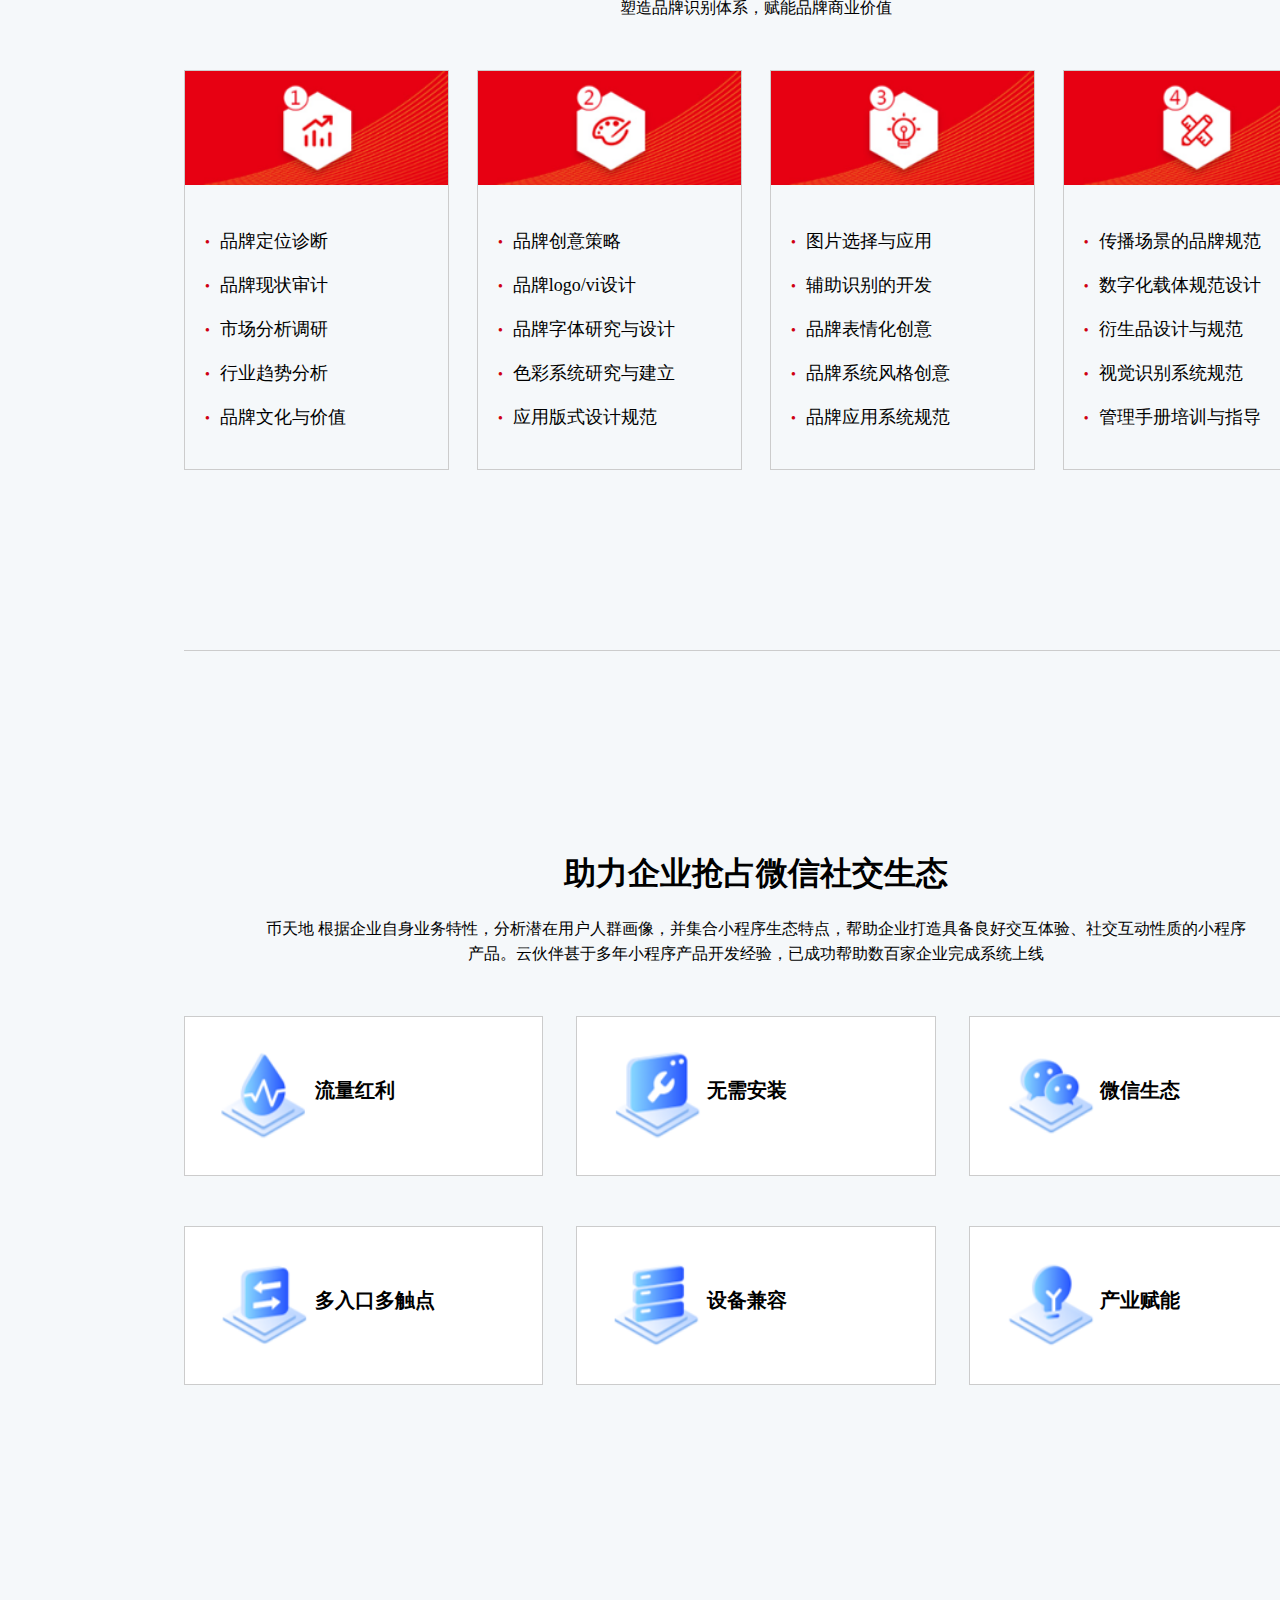
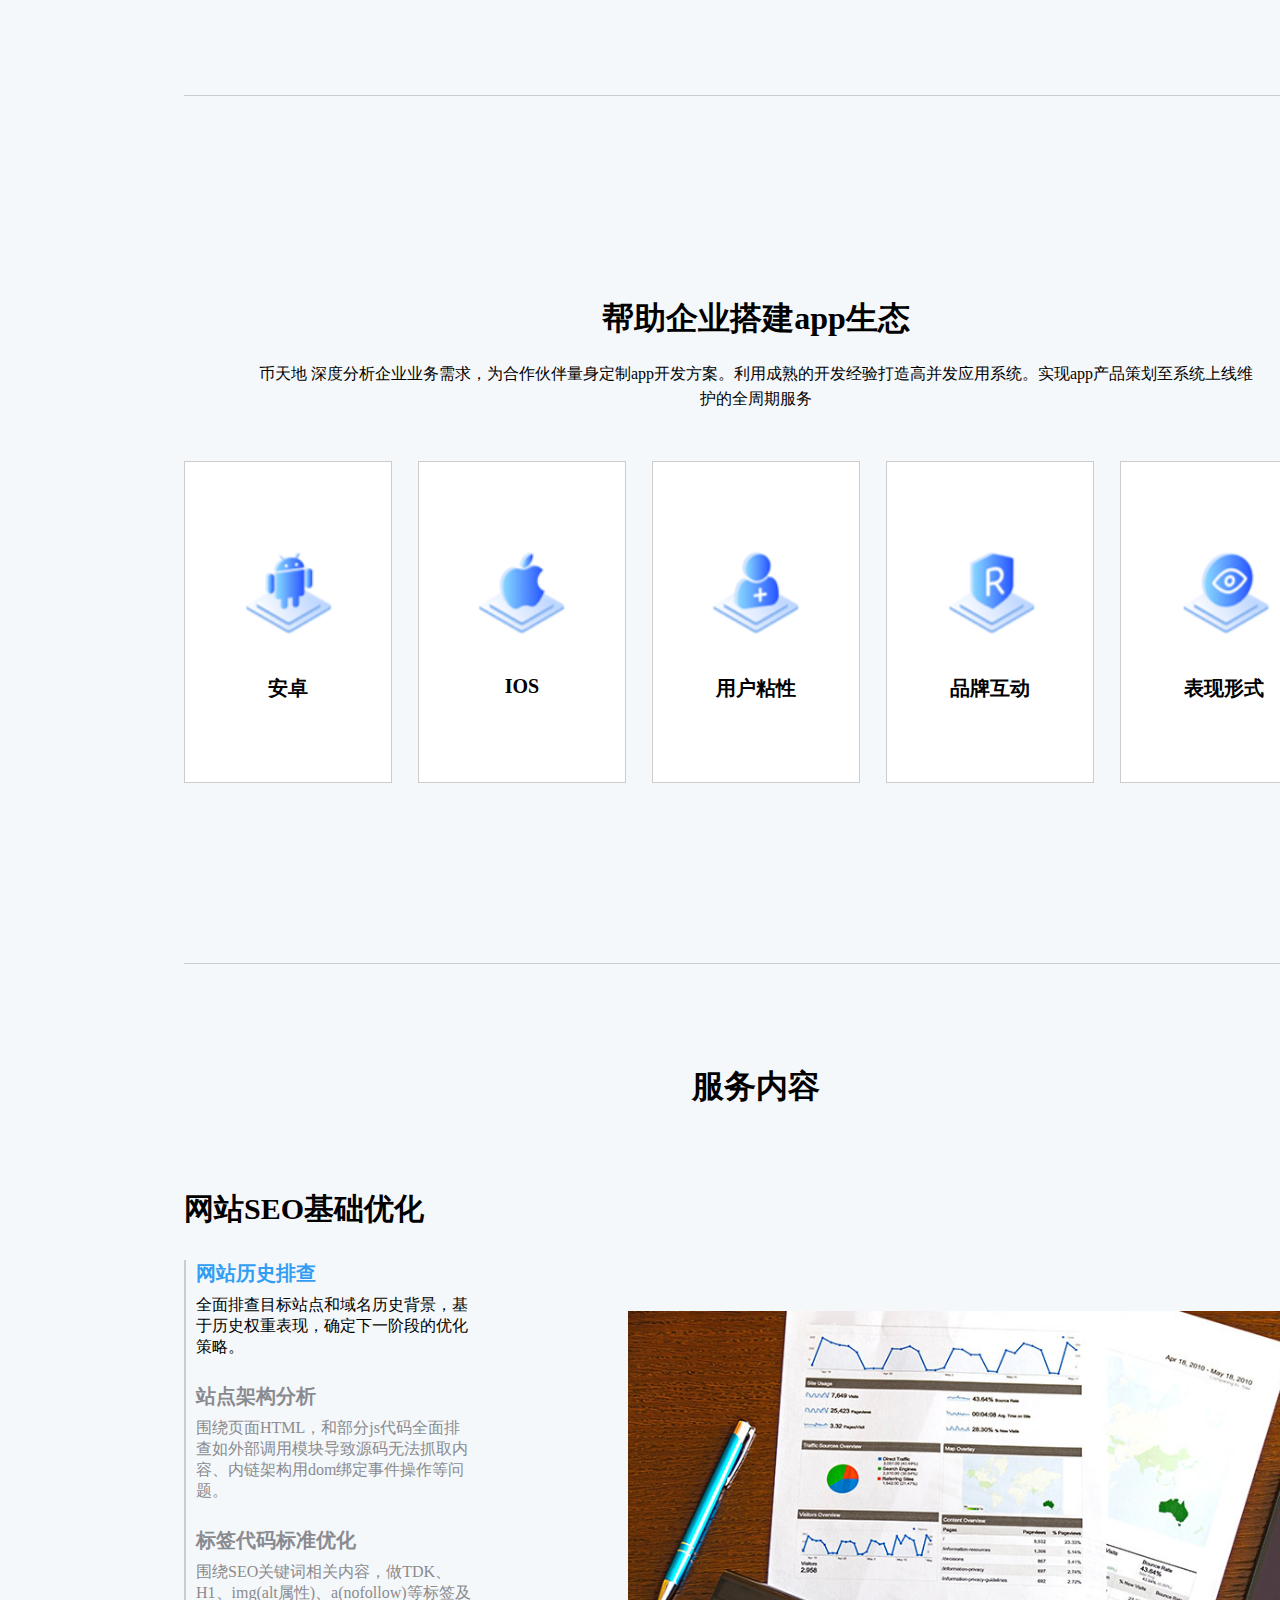
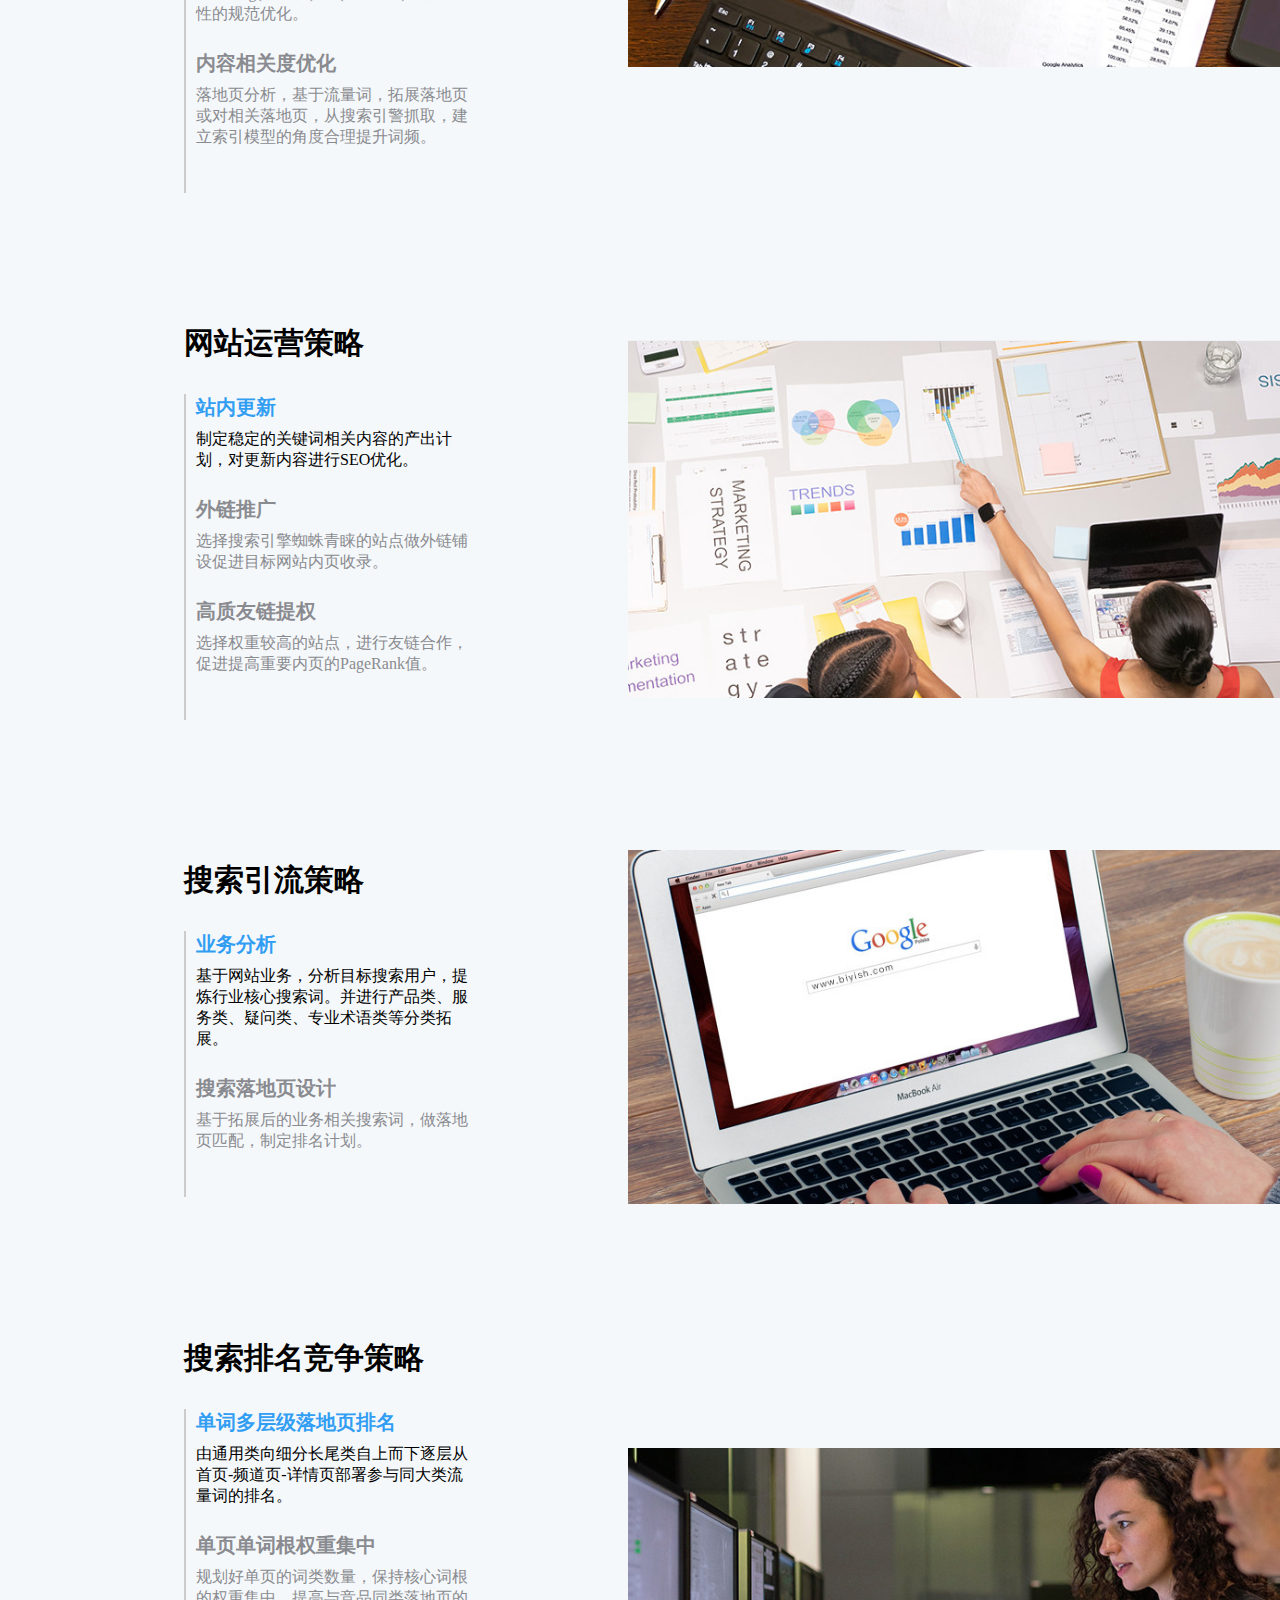
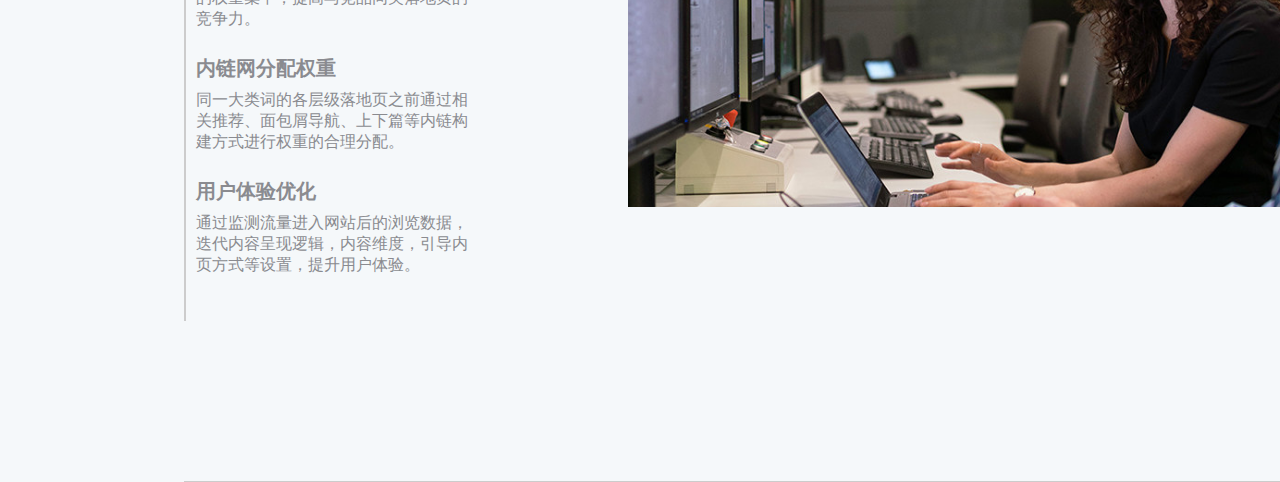
<file: service.html>
<!DOCTYPE html>
<html lang="en">
<head>
    <meta charset="UTF-8">
    <title>服务</title>
    <link rel="stylesheet" href="https://cdnjs.cloudflare.com/ajax/libs/font-awesome/5.15.1/css/all.min.css">
    
    <link rel="stylesheet" href="css/service.css">
    <link rel="stylesheet" href="css/style.css">
</head>
<body>
    <header>
        <div>
            <div class="logo">
                <img src="./images/logo.png" alt="">
            </div>
            <nav>
                <ul>
                    <li><a href="index.html">首页</a></li>
                    <li><a class="active" href="service.html">服务</a></li>
                    <li><a href="methodology.html">方法论</a></li>
                    <li><a href="qukuailian.html">区块链</a></li>
                    <li><a href="#">快讯</a></li>
                    <li><a href="#">深度</a></li>
                    <li><a href="#">活动</a></li>
                    <li><a href="about.html">关于我们</a></li>
                </ul>
            </nav>
        </div>
    </header>
    <br><br><br>
    <div class="banner">
    </div>
    <div class="app">
        <div class="banner">
            <p class="title">什么是区块链？</p> 
            <div class="btn">
                <a href="#" class="btn1"><p>深入了解IBM的区块俩解决方案</p><img src="./images/you.png" alt=""></a>
                <a href="#" class="btn2"><p>订阅可持续发展更新</p><img src="./images/you2.png" alt=""></a>
                <a href="#" class="btn3" style="display: none;"><p>订阅可持续发展更新</p><img src="./images/you.png" alt=""></a>
            </div>
        </div>
        <div class="nav">
            <div class="vertical-bar">
                <div class="indicator"></div>
            </div>
            <ul class="dw">
                <li>区块链解决方案</li>
                <li>高端网站建设</li>
                <li>UI/VI设计方案</li>
                <li>微信小程序开发</li>
                <li>APP定制开发</li>
                <li>SEO搜索优化</li>
            </ul>
        </div>
        <div id="content" class="container">
            <!-- 区块链解决方案 -->
            <div id="section1" class="section">
                <p class="bt">区块链解决方案</p>
                <!-- 币天地区块链 -->
                <div class="ser_qkl">
                    <div class="left">
                        <h1>币天地区块链</h1>
                        <p>币天地区块链作为全球领先的区块链服务平台和技术提供商，致力于构建技术、数据、价值、产业互联互通的区块链基础设施，引领区块链底层技术及行业应用创新，助力传统产业转型升级，推动实体经济与数字经济深度融合。</p>
                    </div>
                    <div class="right">
                        <img src="./images/ser_qkl_right.png" alt="">
                    </div>
                </div>
                <!-- 我们的优势 -->
                <div class="ser_youshi">
                    <h1>我们的优势</h1>
                    <div class="list">
                        <div class="item">
                            <img src="./images/ser_youshi1.png" alt="">
                            <p>全球领先的区块链技术平台</p>
                            <span>开源底层技术平台，灵活可装配:大规模节点组网、高处理性能、强数据安全隐私;区块链专利申请及授权数全国第一:多项国际区块链技术与业务标准制定者。</span>
                        </div>
                        <div class="item">
                            <img src="./images/ser_youshi2.png" alt="">
                            <p>专业前沿的区块链解决方案</p>
                            <span>百人行业专家团队，深入研究各产业结构性变化及业务场景需求;提供区块链+人工智能、大数据、隐私计算、物联网融合技术解决方案;夏盖八大智慧行业、100+应用场景。</span>
                        </div>
                        <div class="item">
                            <img src="./images/ser_youshi3.png" alt="">
                            <p>丰富的产业生态资源</p>
                            <span>开源生态:覆盖全球多国的客户服务能力及全方位生态合作资源，实现跨地区、跨产业、跨产品的资源联动与协同创新。</span>
                        </div>
                    </div>
                </div>
                <!-- 行业应用 -->
                 <div class="ser_yingyong">
                     <h1>行业应用</h1>
                     <div class="list">
                        <div class="left">
                            <ul class="yingyong_nav">
                                <li class="active yingyong_btn1">应收账款流转</li>
                                <li class="yingyong_btn2">动产质押登记</li>
                                <li class="yingyong_btn3">金融类案速裁</li>
                                <li class="yingyong_btn4">金融数据存证</li>
                                <li class="yingyong_btn5">保险销售行为回溯</li>
                                <li class="yingyong_btn6">联合风控</li>
                                <li class="yingyong_btn7">智能理赔</li>
                            </ul>
                        </div>
                        <div class="right">
                            <div class="yingyong_item1">
                                <p>应收账款流转</p>
                                <span>把对核心企业的应收账款债权进行多级流转、拆分，为大量原本无法融资的中小企业提供融资机会，降低中小企业的资金成本，解决三角债困局。平台通过区块链打通供应链中的各方企业和金融机构，完整真实记录资产的上链、流通、拆分和兑付，保证底层资产真实可信。</span>
                                <a href="#">点击查看解决方案详情</a>
                                <img src="./images/ser_yingyong1.png" alt="">
                            </div>
                            <div class="yingyong_item2" style="display: none;">
                                <p>动产质押登记</p>
                                <span>运用“区块链+物联网+人工智能”技术，为客户提供动产可信管理服务，以满足基于动产质押的供应链金融及大宗商品电子仓单交易等业务需求。</span>
                                <a href="#">点击查看解决方案详情</a>
                                <img src="./images/ser_yingyong2.png" alt="">
                            </div>
                            <div class="yingyong_item3" style="display: none;">
                                <p>金融类案速裁</p>
                                <span>金融类型化案件批量化处理，实现证据快速提交、核验和裁判提速，有助于法院快速批量处理金融类案，加快债务清收，呆账释放，引领金融创新。</span>
                                <a href="#">点击查看解决方案详情</a>
                                <img src="./images/ser_yingyong3.png" alt="">
                            </div>
                            <div class="yingyong_item4" style="display: none;">
                                <p>金融数据存证</p>
                                <span>网上金融、基金销售、信用卡交易数据诉前可信存证，支持全国近300家法院快速核验。存证过程及方法符合最高院及司法部证据采信标准，已通过数十项权威测评，产生多个司法判例。</span>
                                <a href="#">点击查看解决方案详情</a>
                                <img src="./images/ser_yingyong4.jpg" alt="">
                            </div>
                            <div class="yingyong_item5" style="display: none;">
                                <p>保险销售行为回溯</p>
                                <span>提供一站式实名认证、回溯、存储解决方案，全面支持 PC、H5、微信小程序原生、App 原生等多种终端，精准、高效、安全、稳定，满足各类保险产品针对互联网销售行为的回溯需求。</span>
                                <a href="#">点击查看解决方案详情</a>
                                <img src="./images/ser_yingyong5.png" alt="">
                            </div>
                            <div class="yingyong_item6" style="display: none;">
                                <p>联合风控</p>
                                <span>对多方合规优质数据源进行区块链确权及使用授权，支持金融机构、企业及监管部门等各主体根据业务需求联合构建风控模型，基于可信数据与多方安全计算实现高效联合风控。</span>
                                <a href="#">点击查看解决方案详情</a>
                                <img src="./images/ser_yingyong6.png" alt="">
                            </div>
                            <div class="yingyong_item7" style="display: none;">
                                <p>智能理赔</p>
                                <span>基于区块链的可信保单存证，打通保险理赔相关服务机构，提供分布式智能合约管理与自动化执行服务，实现一站式保险智能理赔。</span>
                                <a href="#">点击查看解决方案详情</a>
                                <img src="./images/ser_yingyong7.png" alt="">
                            </div>
                        </div>
                     </div>
                 </div>
            </div>
            <!-- 高端网络建设 -->
            <div id="section2" class="section">
                <p class="bt">高端网站建设</p>
                <div class="gaoduan">
                    <h1>赋能品牌线上影响力</h1>
                    <p>币天地 <span>提供线上web品牌网站、移动web业务型产品开发解决方案，利用成熟的技术解决方案帮助企业在互联网时代做好网站建设，扩大品牌<br>影响力，抢占新流量</span></p>
                    <div class="list">
                        <div class="item">
                            <img src="./images/ser_gaoduan1.png" alt="">
                            <p>PC端网站</p>
                        </div>
                        <div class="item">
                            <img src="./images/ser_gaoduan2.png" alt="">
                            <p>移动端网站</p>
                        </div>
                        <div class="item">
                            <img src="./images/ser_gaoduan3.png" alt="">
                            <p>响应式</p>
                        </div>
                        <div class="item">
                            <img src="./images/ser_gaoduan4.png" alt="">
                            <p>微信H5</p>
                        </div>
                        <div class="item">
                            <img src="./images/ser_gaoduan5.png" alt="">
                            <p>品牌价值</p>
                        </div>
                    </div>
                </div>
            </div>
            <!-- UI/VI设计方案 -->
            <div id="section3" class="section">
                <p class="bt">UI/VI设计方案</p>
                <div class="fangan">
                    <h1>品牌设计解决方案</h1>
                    <p>塑造品牌识别体系，赋能品牌商业价值</p>
                    <div class="list">
                        <div class="item">
                            <img src="./images/ser_fangan.png" alt="">
                            <ul>
                                <li><span>●</span>品牌定位诊断</li>
                                <li><span>●</span>品牌现状审计</li>
                                <li><span>●</span>市场分析调研</li>
                                <li><span>●</span>行业趋势分析</li>
                                <li><span>●</span>品牌文化与价值</li>
                            </ul>
                        </div>
                        <div class="item">
                            <img src="./images/ser_fangan2.png" alt="">
                            <ul>
                                <li><span>●</span>品牌创意策略</li>
                                <li><span>●</span>品牌logo/vi设计</li>
                                <li><span>●</span>品牌字体研究与设计</li>
                                <li><span>●</span>色彩系统研究与建立</li>
                                <li><span>●</span>应用版式设计规范</li>
                            </ul>
                        </div>
                        <div class="item">
                            <img src="./images/ser_fangan3.png" alt="">
                            <ul>
                                <li><span>●</span>图片选择与应用</li>
                                <li><span>●</span>辅助识别的开发</li>
                                <li><span>●</span>品牌表情化创意</li>
                                <li><span>●</span>品牌系统风格创意</li>
                                <li><span>●</span>品牌应用系统规范</li>
                            </ul>
                        </div>
                        <div class="item">
                            <img src="./images/ser_fangan4.png" alt="">
                            <ul>
                                <li><span>●</span>传播场景的品牌规范</li>
                                <li><span>●</span>数字化载体规范设计</li>
                                <li><span>●</span>衍生品设计与规范</li>
                                <li><span>●</span>视觉识别系统规范</li>
                                <li><span>●</span>管理手册培训与指导</li>
                            </ul>
                        </div>
                    </div>
                </div>
            </div>
            <!-- 微信小程序开发 -->
            <div id="section4" class="section">
                <p class="bt">微信小程序开发</p>
                <div class="shengtai">
                    <h1>助力企业抢占微信社交生态</h1>
                    <p>币天地 根据企业自身业务特性，分析潜在用户人群画像，并集合小程序生态特点，帮助企业打造具备良好交互体验、社交互动性质的小程序<br>产品。云伙伴甚于多年小程序产品开发经验，已成功帮助数百家企业完成系统上线</p>
                    <div class="list">
                        <div class="item">
                            <img src="./images/ser_shengtai1.png" alt="">
                            <p>流量红利</p>
                        </div>
                        <div class="item">
                            <img src="./images/ser_shengtai2.png" alt="">
                            <p>无需安装</p>
                        </div>
                        <div class="item">
                            <img src="./images/ser_shengtai3.png" alt="">
                            <p>微信生态</p>
                        </div>
                        <div class="item">
                            <img src="./images/ser_shengtai6.png" alt="">
                            <p>多入口多触点</p>
                        </div>
                        <div class="item">
                            <img src="./images/ser_shengtai5.png" alt="">
                            <p>设备兼容</p>
                        </div>
                        <div class="item">
                            <img src="./images/ser_shengtai4.png" alt="">
                            <p>产业赋能</p>
                        </div>
                    </div>
                </div>
            </div>
            <!-- APP定制开发 -->
            <div id="section5" class="section">
                <p class="bt">APP定制开发</p>
                <div class="kaifa">
                    <h1>帮助企业搭建app生态</h1>
                    <p>币天地 深度分析企业业务需求，为合作伙伴量身定制app开发方案。利用成熟的开发经验打造高并发应用系统。实现app产品策划至系统上线维<br>护的全周期服务</p>
                    <div class="list">
                        <div class="item">
                            <img src="./images/ser_kaifa1.png" alt="">
                            <p>安卓</p>
                        </div>
                        <div class="item">
                            <img src="./images/ser_kaifa2.png" alt="">
                            <p>IOS</p>
                        </div>
                        <div class="item">
                            <img src="./images/ser_kaifa3.png" alt="">
                            <p>用户粘性</p>
                        </div>
                        <div class="item">
                            <img src="./images/ser_kaifa4.png" alt="">
                            <p>品牌互动</p>
                        </div>
                        <div class="item">
                            <img src="./images/ser_kaifa5.png" alt="">
                            <p>表现形式</p>
                        </div>
                    </div>
                </div>
            </div>
            <!-- SEO搜索优化 -->
            <div id="section6" class="section">
                <p class="bt">SEO搜索优化</p>
                <div class="fuwu">
                    <h1>服务内容</h1>
                    <div class="list">
                        <div class="item">
                            <div class="left">
                                <h2>网站SEO基础优化</h2>
                                <ul>
                                    <li class="active">
                                        <p>网站历史排查</p>
                                        <span>全面排查目标站点和域名历史背景，基于历史权重表现，确定下一阶段的优化策略。</span>
                                    </li>
                                    <li>
                                        <p>站点架构分析</p>
                                        <span>围绕页面HTML，和部分js代码全面排查如外部调用模块导致源码无法抓取内容、内链架构用dom绑定事件操作等问题。</span>
                                    </li>
                                    <li>
                                        <p>标签代码标准优化</p>
                                        <span>围绕SEO关键词相关内容，做TDK、H1、img(alt属性)、a(nofollow)等标签及性的规范优化。</span>
                                    </li>
                                    <li>
                                        <p>内容相关度优化</p>
                                        <span>落地页分析，基于流量词，拓展落地页或对相关落地页，从搜索引警抓取，建立索引模型的角度合理提升词频。</span>
                                    </li>
                                </ul>
                            </div>
                            <div class="right">
                                <img src="./images/ser_fuwu_right1.png" alt="">
                            </div>
                        </div>
                        <div class="item">
                            <div class="left">
                                <h2>网站运营策略</h2>
                                <ul>
                                    <li class="active">
                                        <p>站内更新</p>
                                        <span>制定稳定的关键词相关内容的产出计划，对更新内容进行SEO优化。</span>
                                    </li>
                                    <li>
                                        <p>外链推广</p>
                                        <span>选择搜索引擎蜘蛛青睐的站点做外链铺设促进目标网站内页收录。</span>
                                    </li>
                                    <li>
                                        <p>高质友链提权</p>
                                        <span>选择权重较高的站点，进行友链合作，促进提高重要内页的PageRank值。</span>
                                    </li>
                                </ul>
                            </div>
                            <div class="right">
                                <img src="./images/ser_fuwu_right2.png" alt="">
                            </div>
                        </div>
                        <div class="item">
                            <div class="left">
                                <h2>搜索引流策略</h2>
                                <ul>
                                    <li class="active">
                                        <p>业务分析</p>
                                        <span>基于网站业务，分析目标搜索用户，提炼行业核心搜索词。并进行产品类、服务类、疑问类、专业术语类等分类拓展。</span>
                                    </li>
                                    <li>
                                        <p>搜索落地页设计</p>
                                        <span>基于拓展后的业务相关搜索词，做落地页匹配，制定排名计划。</span>
                                    </li>
                                </ul>
                            </div>
                            <div class="right">
                                <img src="./images/ser_fuwu_right3.png" alt="">
                            </div>
                        </div>
                        <div class="item">
                            <div class="left">
                                <h2>搜索排名竞争策略</h2>
                                <ul>
                                    <li class="active">
                                        <p>单词多层级落地页排名</p>
                                        <span>由通用类向细分长尾类自上而下逐层从首页-频道页-详情页部署参与同大类流量词的排名。</span>
                                    </li>
                                    <li>
                                        <p>单页单词根权重集中</p>
                                        <span>规划好单页的词类数量，保持核心词根的权重集中，提高与竞品同类落地页的竞争力。</span>
                                    </li>
                                    <li>
                                        <p>内链网分配权重</p>
                                        <span>同一大类词的各层级落地页之前通过相关推荐、面包屑导航、上下篇等内链构建方式进行权重的合理分配。</span>
                                    </li>
                                    <li>
                                        <p>用户体验优化</p>
                                        <span>通过监测流量进入网站后的浏览数据，迭代内容呈现逻辑，内容维度，引导内页方式等设置，提升用户体验。</span>
                                    </li>
                                </ul>
                            </div>
                            <div class="right">
                                <img src="./images/ser_fuwu_right4.png" alt="">
                            </div>
                        </div>
                    </div>
                </div>
            </div>
        </div>
    </div>
    <script src="./js/service.js"></script>
</body>
</html>
</file>
<file: css/style.css>
*{margin: 0;padding: 0;}
body{background-color: rgb(245, 248, 250);font-family: '黑体';}
ul,li{list-style: none;}
a{text-decoration: none;}
header{
    width: 100%;
    background-color: #fff;
    position: fixed;
    top: 0;
    z-index: 9999;
    box-shadow: 0 0 8px #ccc;
}
header>div{
    width: 1600px;
    padding: 10px;
    margin: 0 auto;
    display: flex;
    align-items: center;
}
header>div>nav>ul{
    display: flex;
    align-items: center;
    margin-left: 50px;
}
header>div>nav>ul>li{
    margin-left: 20px;
}
header>div>nav>ul>li a{
    color: #000;
    font-weight: bold;
    padding-bottom: 5px;
    margin-right: 10px;
}
header>div>nav>ul>li a.active{
    border-bottom: 3px solid rgb(38, 72, 239);
}
</file>
<file: css/index.css>
.container{
    width: 90%;
    margin: 0 auto;
    padding-top: 80px;
}
.container .banner{
    width: 100%;
    height: 100%;
    display: flex;
    justify-content: space-between;
}
/* 轮播图 */
.carousel {
    position: relative;
    width: 75%;
    overflow: hidden;
    border-radius: 10px;
  }
  .carousel-container {
	width: 100%;
    display: flex;
    overflow: hidden;
    border-radius: 10px;
    transition: transform 0.5s ease-in-out;
  }
  .carousel img {
    width: 100%;
	height: 500px;
    flex-shrink: 0;
  }
  
/* 快讯 */
.news{
    width: 20%;
    background-color: #fff;
    border-radius: 10px;
    padding: 20px;
}
.news>p{
    font-size: 20px;
    font-weight: bold;
    margin-bottom: 20px;
}
.news ul{
    width: 100%;
}
.news ul li {
    width: 100%;
}
.news ul li a{
    padding: 10px;
    display: flex;
    justify-content: space-between;
    align-items: center;
    border-bottom: 1px dashed #ccc;
    color: #000;
}
.news ul li a p{
    font-size: 15px;
    font-weight: bold;
}
.news ul li a p:hover{
    color: rgb(175, 20, 40);
}
.news ul li a p span{
    color: gray;
    font-size: 11px;
    font-weight: normal;
}
.news ul li a img{
    width: 30px;
    height: 30px;
}
.container .content{
    width: 100%;
    display: flex;
    justify-content: space-between;
    margin-top: 40px;
}
.content .content-left{
    width: 75%;
    text-align: center;
    margin-right: 20px;
}
.content .content-left>p{
    width: 40px;
    margin: 0 auto;
    height: 4px;
    background-color: rgb(229, 66, 78);
    margin-top: 5px;
}
.content .content-left .list{
    width: 100%;
    display: flex;
    justify-content: space-between;
    flex-wrap: wrap;
    margin:40px 0;
}
.content .content-left .list .item{
    width: 32%;
    text-align: left;
    display: flex;
    margin-bottom: 40px;
}
.content .content-left .list .item img{
    width: 70px;
    height: 70px;
    margin-right: 20px;
}
.content .content-left .list .item p{
    font-size: 20px;
    margin-bottom: 10px;
    font-weight: bold;
}
.content .content-left .list .item span{
    color: gray;
    font-size: 17px;
}
.content .content-left .hezuo_list .item{
    position: relative;
    width: 27%;
    height: 220px;
    box-shadow: 1px 1px 10px #ccc;
    padding:25px 20px;
    border-radius: 10px;
    line-height: 30px
}
.content .content-left .hezuo_list .item span{
    color: #000000A6;
}
.content .content-left .hezuo_list .item img{
    width: 90px;
    height: 90px;
    position: absolute;
    bottom: 5%;
    right: 0;
}
.content .content-left .service{
    margin-top: 30px;
    background-color: #fff;
    padding: 20px 10px;
    border-radius: 10px;
}
.content .content-left .service img{
    width: 90%;
    margin-top: 30px;
}
.content .content-left .bottom{
    width: 100%;
    display: flex;
    justify-content: space-between;
    margin-top: 20px;
}
.content .content-left .bottom ul{
    width: 18%;
    text-align: left;
}
.content .content-left .bottom ul p{
    margin-bottom: 20px;
}
.content .content-left .bottom ul li{
    margin-bottom: 10px;
}
.content .content-left .bottom ul li a{
    color: rgb(0, 112, 192);
}
.content .content-left .bottom .hezuo{
    width: 300px;
    text-align: left;
}
.content .content-left .bottom .hezuo p{
    margin-bottom: 10px;
}
.content .content-left .bottom .hezuo div{
    width: 100%;
    display: flex;
    justify-content: space-between;
    align-items: center;
    flex-wrap: wrap;
}
.content .content-left .bottom .hezuo div img{
    width: 80px;
    height: 30px;
    margin: 10px 0;
    margin-right: 20px;
}
.content .content-left .bottom .erweima{
    width: 300px;
    display: flex;
    justify-content: space-between;
}
.content .content-left .bottom .erweima>div{
    width: 48%;
}
.content .content-left .bottom .erweima>div>div{
    width: 100%;
    height: 120px;
    border: 1px solid #000;
    margin-bottom: 20px;
}
.content-right{
    width: 20%;
    background-color: #fff;
    border-radius: 10px;
    padding: 20px;
}
/* 活动 */
.activity{
    width: 100%;
    background-color: #fff;
    border-radius: 10px;
}
.activity>p{
    font-size: 20px;
    font-weight: bold;
    margin-bottom: 20px;
}
.activity ul{
    width: 100%;
}
.activity ul li {
    width: 100%;
}
.activity ul li a{
    padding: 10px;
    display: flex;
    justify-content: space-between;
    align-items: center;
    border-bottom: 1px dashed #ccc;
    color: #000;
}
.activity ul li a p{
    font-size: 15px;
    font-weight: bold;
}
.activity ul li a p:hover{
    color: rgb(175, 20, 40);
}
.activity ul li a p span{
    color: gray;
    font-size: 11px;
    font-weight: normal;
}
.activity ul li a img{
    width: 30px;
    height: 30px;
}
</file>
<file: css/methodology.css>
.container{
    width: 100%;
    margin: 0 auto;
    padding-top: 60px;
}
.container .product_xq{
    width: 100%;
    background-color: rgb(255,255,255);
    padding: 50px 0;
}
.container .product_xq>div{
    width: 90%;
    margin: 0 auto;
    display: flex;
}
.container .product_xq .left{
    width: 40%;
    margin-right: 40px;
}
.container .product_xq .left img{
    width: 100%;
}
.container .product_xq .right{
    width: 55%;
    padding: 20px;
}
.container .product_xq .right>p{
    font-size: 35px;
    margin-bottom: 20px;
}
.container .product_xq .right>span{
    font-size: 18px;
}
.container .product_xq .right .list{
    width: 100%;
    display: flex;
    justify-content: space-between;
    flex-wrap: wrap;
    margin-top: 30px;
}
.container .product_xq .right .list .item{
    width: 45%;
    display: flex;
    margin-bottom: 30px;
}
.container .product_xq .right .list .item img{
    width: 35px;
    height: 35px;
    margin-right: 20px;
}
.container .product_xq .right .list .item div p{
    font-size: 20px;
    margin-bottom: 20px;
}
.container .product_xq .right .list .item div span{
    color: #8D8F98;
}
.container .product_ghq{
    width: 100%;
    background-color: rgb(247, 247, 247);
    padding: 50px 0;
}
.container .product_ghq>div{
    width: 90%;
    margin: 0 auto;
    display: flex;
}
.container .product_ghq>div .right{
    width: 40%;
    margin-left: 40px;
}
.container .product_ghq>div .right img{
    width: 100%;
}
.container .product_ghq>div .left{
    width: 55%;
    padding: 20px;
}
.container .product_ghq>div .left>p{
    font-size: 35px;
    margin-bottom: 20px;
}
.container .product_ghq>div .left>span{
    font-size: 18px;
}
.container .product_ghq>div .left .list{
    width: 100%;
    display: flex;
    justify-content: space-between;
    flex-wrap: wrap;
    margin-top: 30px;
}
.container .product_ghq>div .left .list .item{
    width: 45%;
    display: flex;
    margin-bottom: 30px;
}
.container .product_ghq>div .left .list .item img{
    width: 35px;
    height: 35px;
    margin-right: 20px;
}
.container .product_ghq>div .left .list .item div p{
    font-size: 20px;
    margin-bottom: 20px;
}
.container .product_ghq>div .left .list .item div span{
    color: #8D8F98;
}
.container .product_sj{
    width: 100%;
    background-color: rgb(255,255,255);
    padding: 50px 0;
}
.container .product_sj>div{
    width: 90%;
    margin: 0 auto;
    display: flex;
}
.container .product_sj .left{
    width: 40%;
    margin-right: 40px;
}
.container .product_sj .left img{
    width: 100%;
}
.container .product_sj .right{
    width: 55%;
    padding: 20px;
}
.container .product_sj .right>p{
    font-size: 35px;
    margin-bottom: 20px;
}
.container .product_sj .right>span{
    font-size: 18px;
}
.container .product_sj .right .list{
    width: 100%;
    display: flex;
    justify-content: space-between;
    flex-wrap: wrap;
    margin-top: 30px;
}
.container .product_sj .right .list .item{
    width: 100%;
    display: flex;
    margin-bottom: 50px;
}
.container .product_sj .right .list .item img{
    width: 35px;
    height: 35px;
    margin-right: 20px;
}
.container .product_sj .right .list .item div p{
    font-size: 20px;
    margin-bottom: 20px;
}
.container .product_sj .right .list .item div span{
    color: #8D8F98;
}
.container .introduce{
    width: 100%;
    background-color: rgb(255,255,255);
    padding: 50px 0;
}
.container .introduce .list{
    width: 90%;
    margin: 0 auto;
    display: flex;
    justify-content: space-between;
    flex-wrap: wrap;
}
.container .introduce .list .item{
    width: 30%;
    text-align: center;
    margin-bottom: 50px;
}
.container .introduce .list .item img{
    width: 55px;
    height: 55px;
    margin-bottom: 20px;
}
.container .introduce .list .item p{
    font-size: 25px;
}
.container .introduce .list .item span{
    font-size: 18px;
    display: inline-block;
    line-height: 30px;
    color: #8D8F98;
    margin-top: 20px;
}
</file>
<file: css/qukuailian.css>
*{
    box-sizing: border-box;
    margin: 0;
    padding: 0;
}
body{
    width: 100%;
    font-family: 'IBM Plex Sans', 'Helvetica Neue', Arial, sans-serif;
    font-weight: 400;
}
a, span{
    text-decoration: none;
    color: inherit;
    font-size: inherit;
}

.banner{
    width: 100%;
    position: relative;
    height: 500px;
    background-image: url('../images/bannner.png');
    background-size: 100% 100%;
    background-repeat: no-repeat;
}
.banner .top{
    width: 95%;
    margin: 0 auto;
    padding-top: 20px;
}
.top a{
    color: #0f62fe;
}
.top a:hover{
    text-decoration: underline;
}
.title{
    width: 95%;
    margin: 0 auto;
    font-size: 65px;
    font-weight: 100;
    margin-top: 20px;
}
.banner .btn{
    width: 95%;
    margin: 0 auto;
    position: absolute;
    display: flex;
    justify-content: flex-start;
    align-items: center;
    left: 3%;
    bottom: 10%;
}
.btn a{
    width: 20%;
    padding: 10px;
    margin-right: 10px;
    display: flex;
    justify-content: space-between;
    align-items: center;
    border: 1px solid #0f62fe;
}
.btn .btn1{
    background-color: #0f62fe;
    color: #fff;
}
.btn .btn2{
    color: #0f62fe;
    background-color: #fff;
}
.btn .btn1:hover{
    background-color: #0658f1;
}
.btn .btn3{
    background-color: #0658f1;
    color: #fff;
}
.btn img{
    width: 10%;
}
.bt{padding-top: 100px;}
.app{
    width: 100%;
    margin: 0 auto;
    display: flex;
    justify-content: space-between;
    padding-top: 60px;
}
.app .nav{
    width: 24%;
    height: 100vh;
    display: flex;
    padding-left: 20px;
    margin-top: 30px;
}
.vertical-bar {
    height: 90%; 
    width: 4px; 
    background-color: #e0e0e0; 
    z-index: 1000; 
    margin-right: 10px;
    position: relative;
}
.indicator {
    width: 4px; 
    height: 10%; 
    background-color: #0f62fe;
    position: absolute;
    left: 0%;
    top: 0%; 
    transition: top 0.3s;
}
.nav ul{
    line-height: 30px;
    cursor: pointer;
}
.dw li{
    font-size: 13px;
}
.nav-fixed {
    position: fixed;
    top: 6%;
    height: 550px;
    width: 24%; 
    z-index: 1000; 
}
.ll{
    margin-left: 25%;
}

.app .container{
    width: 90%;
}
.container .item1{
    width: 100%;
    display: flex;
    justify-content: space-between;
    padding: 100px 0;
    border-bottom: 1px solid #8d8d8d;
}
.item1 .item1l{
    width: 80%;
}
.item1 .item1l a{
    color: #0f62fe;
}
.item1 .item1r{
    width: 26%;
}
.item1r .box1{
    width: 100%;
    margin-top: 100px;
    padding-top: 20px;
    padding-left: 20px;
    padding-right: 60px;
    background-color: #f4f4f4;
    cursor: pointer;
}
.box1:hover{
    background-color: #e0e0e0;
}
.item1l p:first-child{
    font-size: 55px;
    font-weight: 200;
    margin-bottom: 30px;
}
.item1l p:nth-child(2){
    font-size: 25px;
    margin-bottom: 50px;
}
.item1l p:nth-child(4){
    font-size: 25px;
    margin-bottom: 30px;
    margin-top: 100px;
}
.item1l span{
    display: block;
    font-size: 18px;
}
.item1 .list{
    width: 100%;
    display: flex;
    justify-content: space-between;
}
.item1 .list .item{
    width: 30%;
}
.item1 .list img{
    width: 60px;
    height: 60px;
    margin-bottom: 20px;
}
.box1 p:nth-child(1){
    font-weight: 200;
}
.box1 p:nth-child(2){
    font-size: 22px;
    margin-top: 10px;
    margin-bottom: 50px;
}
.box1 img{
    width: 25px;
    margin-top: 30px;
    margin-bottom: 5px;
}
.item1r .box2{
    margin-top: 60px;
}
.box2 p:nth-child(1){
    margin-top: 20px;
    margin-bottom: 20px;
    font-weight: bold;
    margin-left: 20px;
}
.box2>div{
    width: 100%;
    padding-top: 15px;
    padding-bottom: 5px;
    border-top: 1px solid #e0e0e0;
    border-bottom: 1px solid #e0e0e0;
    padding-left: 20px;
    cursor: pointer;
}
.box2>div:hover{
    background-color: #e0e0e0;
}
.box2 a{
    color: #0f62fe;
}
.box2 img{
    margin-top: 40px;
    width: 25px;
}

.container .item2{
    width: 100%;
    padding-top: 60px;
    padding-bottom: 60px;
    border-bottom: 1px solid #8d8d8d;
}
.item2 .list{
    width: 56%;
}
.list p:first-child{
    font-size: 55px;
    font-weight: 200;
    margin-bottom: 30px;
}
.list p:nth-child(2){
    font-size: 23px;
    font-weight: bold;
    margin-bottom: 30px;
}
.list span{
    font-weight: normal;
}
.list p:nth-child(3){
    font-size: 23px;
    font-weight: bold;
    margin-bottom: 20px;
}
.item2 .menu{
    width: 90%;
    margin-top: 60px;
    margin-bottom: 20px;
}
.menu .menu-title{
    font-size: 30px;
}
.menu .mb{
    width: 100%;
    display: flex;
    justify-content: space-between;
    align-items: center;
    margin-top: 30px;
}
.mb img{
    width: 120px;
}
.mb>div{
    width: 75%;
}
.mb>div p:first-child{
    font-weight: bold;
}

.container .item3{
    width: 100%;
    padding-top: 60px;
    padding-bottom: 60px;
    border-bottom: 1px solid #8d8d8d;
}
.item3 .list{
    width: 56%;
}
.item3 .menu{
    width: 90%;
    margin-top: 60px;
    margin-bottom: 20px;
}
.item3 .fangan p{
    font-size: 25px;
    width: 400px;
}
.item3 .fangan>div{
    padding: 30px 0;
    border-bottom: 1px solid #e0e0e0;
}
.item3 .fangan span{
    font-size: 20px;
}
.container .item4{
    width: 100%;
    padding-top: 60px;
    padding-bottom: 60px;
    border-bottom: 1px solid #8d8d8d;
}
.item4 p:first-child{
    font-size: 55px;
    font-weight: 200;
    margin-bottom: 30px;
}
.item4 .detail{
    width: 100%;
    display: flex;
    justify-content: space-between;
    flex-wrap: wrap;
}
.detail .dt{
    width: 33.3%;
    height: 320px;
    padding: 20px;
    position: relative;
    background-color: #f4f4f4;
    cursor: pointer;
}
.dt:hover{
    background-color: #e0e0e0;
}
.detail .dt:nth-child(1){
    border-right: 1px solid #e0e0e0;
    border-bottom: 1px solid #e0e0e0;
}
.detail .dt:nth-child(2){
    border-right: 1px solid #e0e0e0;
}
.dt p:nth-child(3){
    font-size: 22px;
    margin-top: 10px;
    font-weight: 500;
    margin-bottom: 60px;
}
.dt img{
    position: absolute;
    width: 25px;
    bottom: 5%;
    left: 5%;
}
.item4 .item4-title{
    font-size: 55px;
    font-weight: 200;
    margin-bottom: 60px;
    margin-top: 60px;
}
.item4 .boxes{
    width: 56%;
}
.boxes p:first-child{
    font-size: 30px;
    font-weight: 500;
    margin-bottom: 60px;
}
.boxes .boxes-txt{
    width: 100%;
    margin-bottom: 40px;
}
.boxes-txt p:first-child{
    font-size: 15px;
    font-weight: bold;
    margin: 0px;
}
.item4 .safe{
    width: 56%;
    margin-top: 80px;
}
.safe p:first-child{
    font-size: 30px;
    font-weight: 500;
    margin-bottom: 60px;
}
.safe p:nth-child(2){
    font-weight: bold;
}
.safe>div{
    width: 42%;
    display: flex;
    justify-content: space-between;
    align-items: center;
    margin-top: 20px;
    color: #0f62fe;
    margin-bottom: 20px;
}
.safe>div a:hover{
    text-decoration: underline;
}
.safe img{
    width: 30px;
}

.container .item5{
    width: 100%;
    padding-top: 60px;
    padding-bottom: 70px;
    border-bottom: 1px solid #8d8d8d;
}
.item5 p:first-child{
    font-size: 55px;
    font-weight: 200;
    margin-bottom: 30px;
}
.item5 .case{
    width: 100%;
    display: flex;
    justify-content: flex-start;
    flex-wrap: wrap;
}
.case .case-item{
    width: 33.3%;
    height: 600px;
    position: relative;
    background-color: #f4f4f4;
    position: relative;
    cursor: pointer;
}
.case-item:hover{
    background-color: #e0e0e0;
}
.case-item .c1{
    width: 100%;
    height: 300px;
}
.case-item>div{
    width: 90%;
    margin: 0 auto;
    padding-top: 10px;
}
.case-item>div p:first-child{
    font-size: 24px;
    font-weight: 500;
    margin-bottom: 60px;
}
.case-item>div p:nth-child(2){
    margin-bottom: 60px;
}
.case-item .bof{
    width: 23px;
    position: absolute;
    bottom: 2%;
    left: 5%;
}

.container .item6{
    width: 100%;
    padding-top: 60px;
    padding-bottom: 80px;
    border-bottom: 1px solid #8d8d8d;
}
.item6 p:first-child{
    font-size: 55px;
    font-weight: 200;
    margin-bottom: 30px;
}
.item6 .ui{
    width: 56%;
}
.ui p:first-child{
    font-size: 24px;
    font-weight: 500;
    margin-bottom: 30px;
}
.ui ul{
    width: 100%;
}
.ui ul li{
    color: #0f62fe;
    font-size: 25px;
    cursor: pointer;
}

.container .item7{
    width: 100%;
    padding-top: 60px;
    padding-bottom: 100px;
    border-bottom: 1px solid #8d8d8d;
}
.item7 p:first-child{
    font-size: 55px;
    font-weight: 200;
    margin-bottom: 60px;
}
.item7 .qt{
    width: 56%;
    margin-bottom: 40px;
}
.qt p:first-child{
    font-size: 30px;
    font-weight: 500;
    margin-bottom: 30px;
}
.qt p:nth-child(2){
    font-size: 15px;
    margin-bottom: 20px;
}
.qt>div{
    width: 100%;
    display: flex;
    justify-content: flex-start;
    align-items: center;
    color: #0f62fe;
    margin-top: 30px;
}
.qt>div a:hover{
    text-decoration: underline;
}
.qt>div img{
    width: 30px;
    margin-left: 8px;
}
.item7 .xq{
    width: 56%;
}
.xq p:first-child{
    font-size: 30px;
    font-weight: 500;
    margin-bottom: 30px;
}
.xq a{
    color: #0f62fe;
}

.container .item8{
    width: 100%;
    padding: 100px 0;
    border-bottom: 1px solid #8d8d8d;
}
.item8 p:first-child{
    font-size: 55px;
    font-weight: 200;
    margin-bottom: 60px;
}
.item8 .item8-list{
    width: 100%;
    border-top: 1px solid #e0e0e0;
    padding-top: 30px;
    padding-bottom: 30px;
    border-bottom: 1px solid #e0e0e0;
    display: flex;
    justify-content: flex-start;
}
.item8-list .item8-l{
    width: 40%;
}
.item8-list .item8-r{
    width: 53%;
}
.item8-l p:first-child{
    font-size: 25px;
    font-weight: 500;
}
.item8-r p:first-child{
    font-size: 15px;
    margin-bottom: 60px;
    font-weight: 200;
}
.item8-r>div{
    width: 100%;
    display: flex;
    justify-content: flex-start;
    align-items: center;
    color: #0f62fe;
    margin-top: 30px;
}
.item8-r>div a:hover{
    text-decoration: underline;
}
.item8-r>div img{
    width: 30px;
    margin-left: 8px;
}

.container .item9{
    width: 100%;
    padding-top: 60px;
    padding-bottom: 60px;
    border-bottom: 1px solid #8d8d8d;
}
.item9 p:first-child{
    font-size: 55px;
    font-weight: 200;
    margin-bottom: 60px;
}
.item9 .item9-menu{
    width: 100%;
    display: flex;
    justify-content: space-between;
}
.item9-menu .item9-m{
    width: 33.3%;
    height: 560px;
    position: relative;
    background-color: #f4f4f4;
    border-right: 1px solid #e0e0e0;
    cursor: pointer;
}
.item9-m:hover{
    background-color: #e0e0e0;
}
.item9-m .d1{
    width: 100%;
}
.item9-m>div{
    width: 90%;
    margin: 0 auto;
}
.item9-m p:first-child{
    font-size: 25px;
    font-weight: 500;
    margin-top: 10px;
    margin-bottom: 60px;
}
.youz{
    width: 24px;
    position: absolute;
    bottom: 2%;
    left: 5%;
}

.ft{
    width: 100%;
    margin-top: 100px;
    margin-bottom: 60px;
    background-color: #f4f4f4;
}
.ft>div{
    width: 48%;
    margin: 0 auto;
    padding-top: 100px;
    padding-bottom: 120px;
}
.ft p:nth-child(1){
    font-size: 55px;
    font-weight: 200;
    margin-bottom: 30px;
}
.ft>div a{
    width: 30%;
    padding: 10px;
    background-color: #0f62fe;
    color: #fff;
    display: flex;
    justify-content: flex-start;
    align-items: center;
    margin-top: 20px;
}
.ft>div a:hover{
    background-color: #0a3aff;
}
.ft>div a img{
    width: 30px;
    margin-left: 10%;
}
</file>
<file: css/service.css>
#sidebar {
    width: 200px;
    position: fixed;
    left: 2%;
    top: 10%;
    color: rgb(0, 112, 192);
}

#sidebar ul {
    list-style: none;
    padding: 0;
}
#sidebar ul li a {
    display: block;
    padding: 10px;
    color: rgb(0, 112, 192);
    text-decoration: none;
    border-left: 2px solid #ccc;
}
#sidebar ul li a.active {
    border-left: 2px solid rgb(0, 112, 192);
}

.section {
    padding: 80px 0;
    border-bottom: 1px solid #ccc;
}
#section1{
    width: 100%;
}
#section1 .ser_qkl{
    width: 100%;
    display: flex;
    border-bottom: 2px solid #ccc;
    padding-bottom: 50px;
}
#section1 .ser_qkl img{
    width: 450px;
    margin-left: 30px;
}
#section1 .ser_qkl p{
    font-size: 25px;
    margin-top: 30px;
    line-height: 40px;
    font-weight: 100;
}
#section1 .ser_youshi{
    width: 100%;
    text-align: center;
    padding: 50px 0;
}
#section1 .ser_youshi h1{
    margin-bottom: 20px;
}
#section1 .ser_youshi .list{
    width: 100%;
    display: flex;
    justify-content: space-between;
}
#section1 .ser_youshi .list .item{
    width: 30%;
    padding: 20px;
    display: flex;
    flex-direction: column;
    align-items: center;
}
#section1 .ser_youshi .list .item img{
    width: 150px;
}
#section1 .ser_youshi .list .item p{
    color: #000;
    font-size: 20px;
    margin: 10px 0;
}
#section1 .ser_youshi .list .item span{
    text-align: left;
    font-size: 16px;
}
#section1 .ser_yingyong{
    width: 100%;
    text-align: center;
}
#section1 .ser_yingyong>h1{
    margin-bottom: 30px;
}
#section1 .ser_yingyong .list{
    width: 96%;
    background: #f3f5f8;
    box-shadow: inset 8px 8px 20px 0 rgba(55, 99, 170, .11), inset -8px -8px 20px 0 #fff;
    padding: 40px 20px;
    display: flex;
}
#section1 .ser_yingyong .list .left{
    width: 200px;
    margin-right: 20px;
}
#section1 .ser_yingyong .list ul {
    width: 100%;
}
#section1 .ser_yingyong .list ul li{
    width: 180px;
    padding:15px 10px;
    margin-bottom: 20px;
    background-image: linear-gradient(0deg, #f4f6f9, #f3f5f8);
    border: 2px solid #fff;
    box-shadow: 8px 8px 20px 0 rgba(55, 99, 170, .1), -8px -8px 20px 0 #fff;
    font-weight: 400;
    color: #495770;
    font-size: 18px;
    cursor: pointer;
    position: relative;
    z-index: 2;
}
#section1 .ser_yingyong .list ul li.active{
    width: 200px;
    border-right: 0;
}
#section1 .ser_yingyong .right>div{
    width: 800px;
    padding: 40px;
    background-image: linear-gradient(0deg, #fff, #f3f5f8);
    border: 2px solid #fff;
    box-shadow: 8px 8px 20px 0 rgba(55, 99, 170, .1), -8px -8px 20px 0 #fff;
    text-align: left;
    position: relative;
    z-index: 1;
}
#section1 .ser_yingyong .right img{
    width: 100%;
}
#section1 .ser_yingyong .right p{
    font-size: 23px;
    font-weight: bold;
    margin-bottom: 20px;
}
#section1 .ser_yingyong .right span{
    font-size: 20px;
    line-height: 30px;
}
#section1 .ser_yingyong .right a{
    display: block;
    margin-top: 20px;
    margin-bottom: 50px;
    font-size: 18px;
    color: #0052D9;
}
#section2 .gaoduan{
    width: 100%;
    text-align: center;
    padding: 100px 0;
}
#section2 .gaoduan>h1{
    margin-bottom: 20px;
}
#section2 .gaoduan>p{
    line-height: 25px;
}
#section2 .gaoduan .list{
    width: 100%;
    margin-top: 50px;
    display: flex;
    justify-content: space-between;
}
#section2 .gaoduan .list .item{
    width: 18%;
    border: 1px solid #ccc;
    padding: 80px 0;
    background-color: #fff;
}
#section2 .gaoduan .list .item img{
    width: 100px;
}
#section2 .gaoduan .list .item p{
    margin-top: 30px;
    font-size: 20px;
    font-weight: bold;
}
#section3 .fangan{
    width: 100%;
    text-align: center;
    padding: 100px 0;
}
#section3 .fangan>h1{
    margin-bottom: 20px;
}
#section3 .fangan>p{
    line-height: 25px;
}
#section3 .fangan .list{
    width: 100%;
    margin-top: 50px;
    display: flex;
    justify-content: space-between;
    text-align: left;
}
#section3 .fangan .list .item{
    width: 23%;
    border: 1px solid #ccc;
}
#section3 .fangan .list .item img{
    width: 100%;
}
#section3 .fangan .list .item ul{
    padding: 20px;
}
#section3 .fangan .list .item ul li{
    margin: 20px 0;
    display: flex;
    align-items: center;
    font-size: 18px;
}
#section3 .fangan .list .item ul li span{
    font-size: 8px;
    margin-right: 10px;
    color: rgb(207, 0, 16);
}
#section4 .shengtai{
    width: 100%;
    text-align: center;
    padding: 100px 0;
    margin-bottom: 80px;
}
#section4 .shengtai>h1{
    margin-bottom: 20px;
}
#section4 .shengtai>p{
    line-height: 25px;
}
#section4 .shengtai .list{
    width: 100%;
    margin-top: 50px;
    display: flex;
    justify-content: space-between;
    flex-wrap: wrap;
}
#section4 .shengtai .list .item{
    width: 26%;
    border: 1px solid #ccc;
    padding: 30px;
    background-color: #fff;
    display: flex;
    margin-bottom: 50px;
}
#section4 .shengtai .list .item img{
    width: 100px;
}
#section4 .shengtai .list .item p{
    margin-top: 30px;
    font-size: 20px;
    font-weight: bold;
}
#section5 .kaifa{
    width: 100%;
    text-align: center;
    padding: 100px 0;
}
#section5 .kaifa>h1{
    margin-bottom: 20px;
}
#section5 .kaifa>p{
    line-height: 25px;
}
#section5 .kaifa .list{
    width: 100%;
    margin-top: 50px;
    display: flex;
    justify-content: space-between;
}
#section5 .kaifa .list .item{
    width: 18%;
    border: 1px solid #ccc;
    padding: 80px 0;
    background-color: #fff;
}
#section5 .kaifa .list .item img{
    width: 100px;
}
#section5 .kaifa .list .item p{
    margin-top: 30px;
    font-size: 20px;
    font-weight: bold;
}
#section6 .fuwu{
    width: 100%;
    text-align: center;
}
#section6 .fuwu .list .item{
    width: 100%;
    display: flex;
    justify-content: space-between;
    align-items: center;
    padding: 50px 0;
    margin: 30px 0;
}
#section6 .fuwu .list .item .left{
    width: 300px;
    text-align: left;
}
#section6 .fuwu .list .item .left h2{
    font-size: 30px;
    margin-bottom: 30px;
}
#section6 .fuwu .list .item .left ul{
    padding:0 10px;
    border-left: 2px solid #ccc;
    padding-bottom: 20px;
}
#section6 .fuwu .list .item .left ul li{
    margin-bottom: 25px;
    cursor: pointer;
}
#section6 .fuwu .list .item .left ul li p{
    font-size: 20px;
    font-weight: bold;
    color: #8a8b90;
    margin-bottom: 8px;
}
#section6 .fuwu .list .item .left ul li.active p{
    color: #329ef3;
}
#section6 .fuwu .list .item .left ul li.active span{
    color: #000;
}
#section6 .fuwu .list .item .left ul li span{
    color: #8a8b90;
}
#section6 .fuwu .list .item .right{
    width: 700px;
}
#section6 .fuwu .list .item .right img{
    width: 100%;
}
.app .nav{
    width: 200px;
    height: 100vh;
    display: flex;
    padding-left: 20px;
    margin-top: 30px;
}
.vertical-bar {
    height: 90%; 
    width: 4px; 
    background-color: #e0e0e0; 
    z-index: 1000; 
    margin-right: 10px;
    position: relative;
}
.indicator {
    width: 4px; 
    height: 10%; 
    background-color: #0f62fe;
    position: absolute;
    left: 0%;
    top: 0%; 
    transition: top 0.3s;
}
.nav ul{
    width: 150px;
    line-height: 30px;
    cursor: pointer;
}
.dw li{
    font-size: 13px;
}
.nav-fixed {
    position: fixed;
    top: 6%;
    height: 550px;
    width: 24%; 
    z-index: 1000; 
}
.ll{
    margin-left: 14.5%;
}
.app{
    width: 100%;
    margin: 0 auto;
    display: flex;
    padding-top: 60px;
}
.banner{
    width: 100%;
    position: relative;
    height: 500px;
    display: none;
}
.app .container{
    width: 1200px;
}
.bt {
    opacity: 0;
}
</file>
